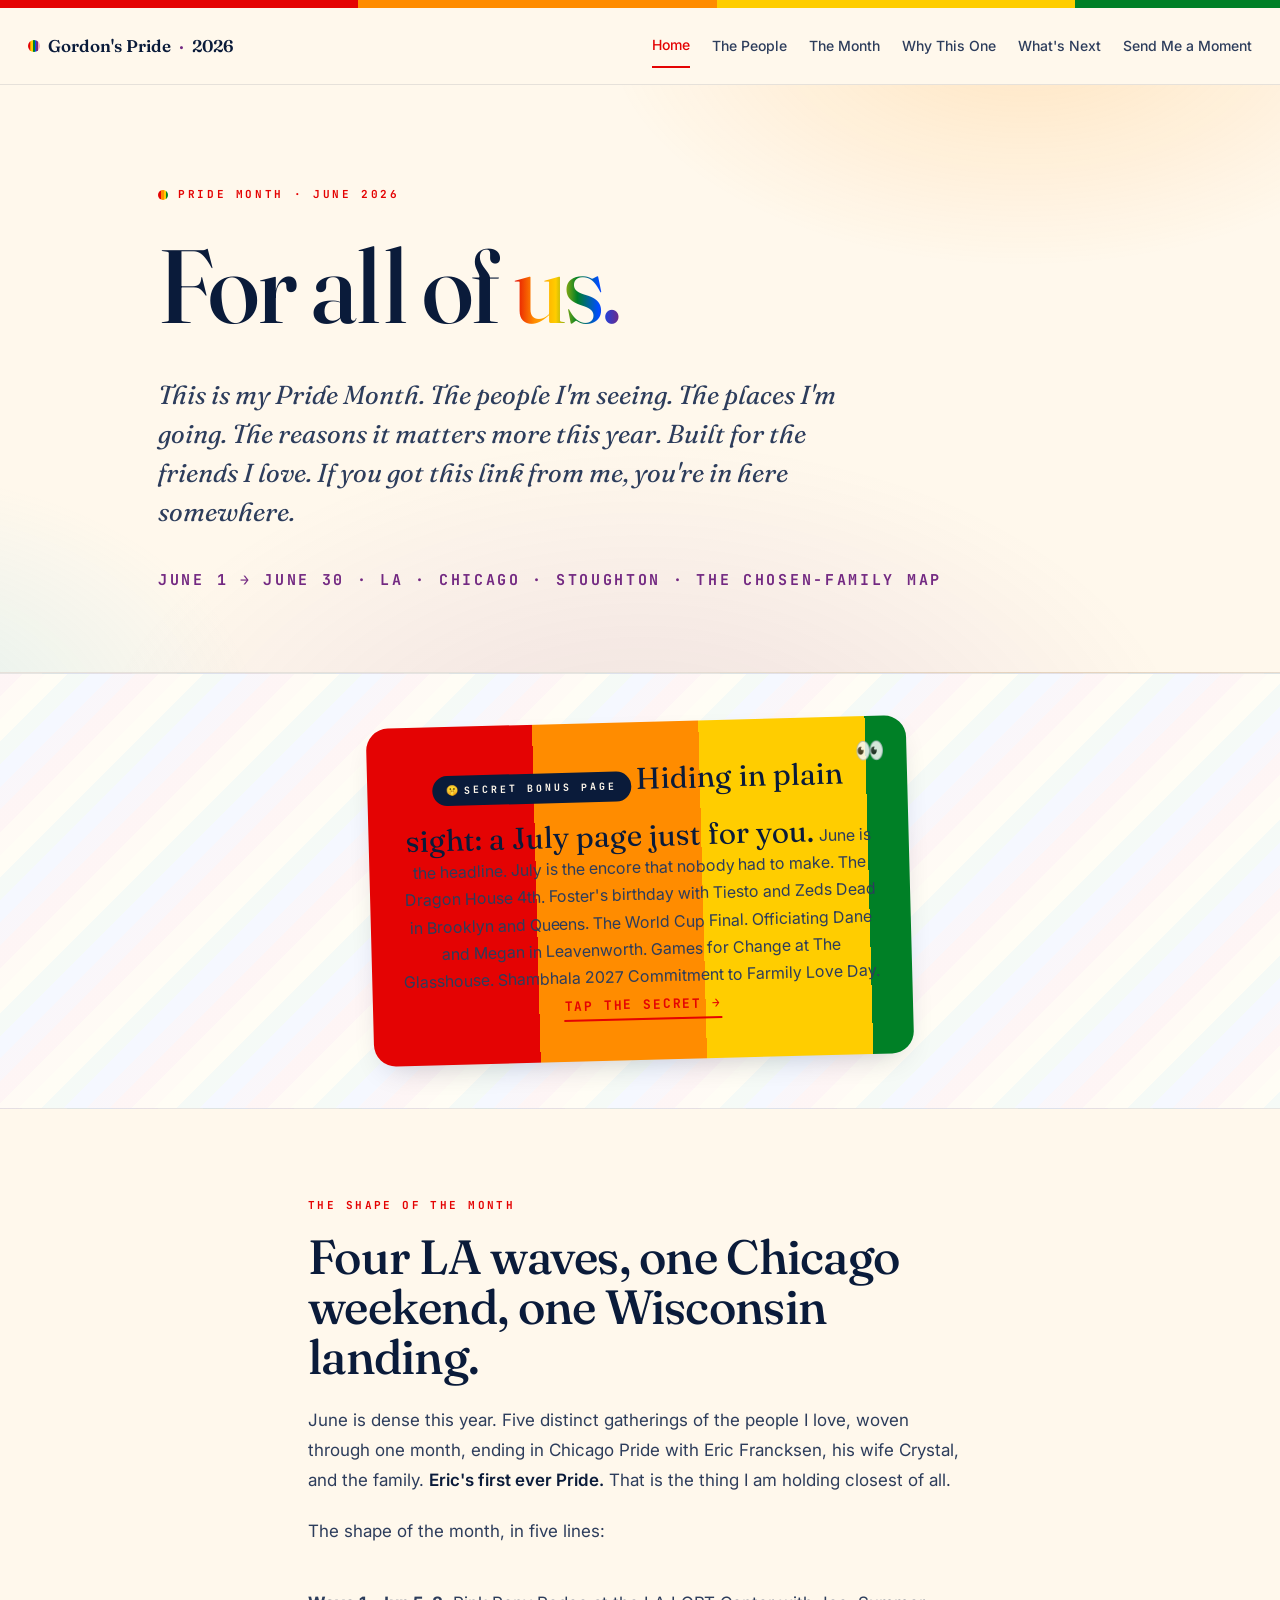
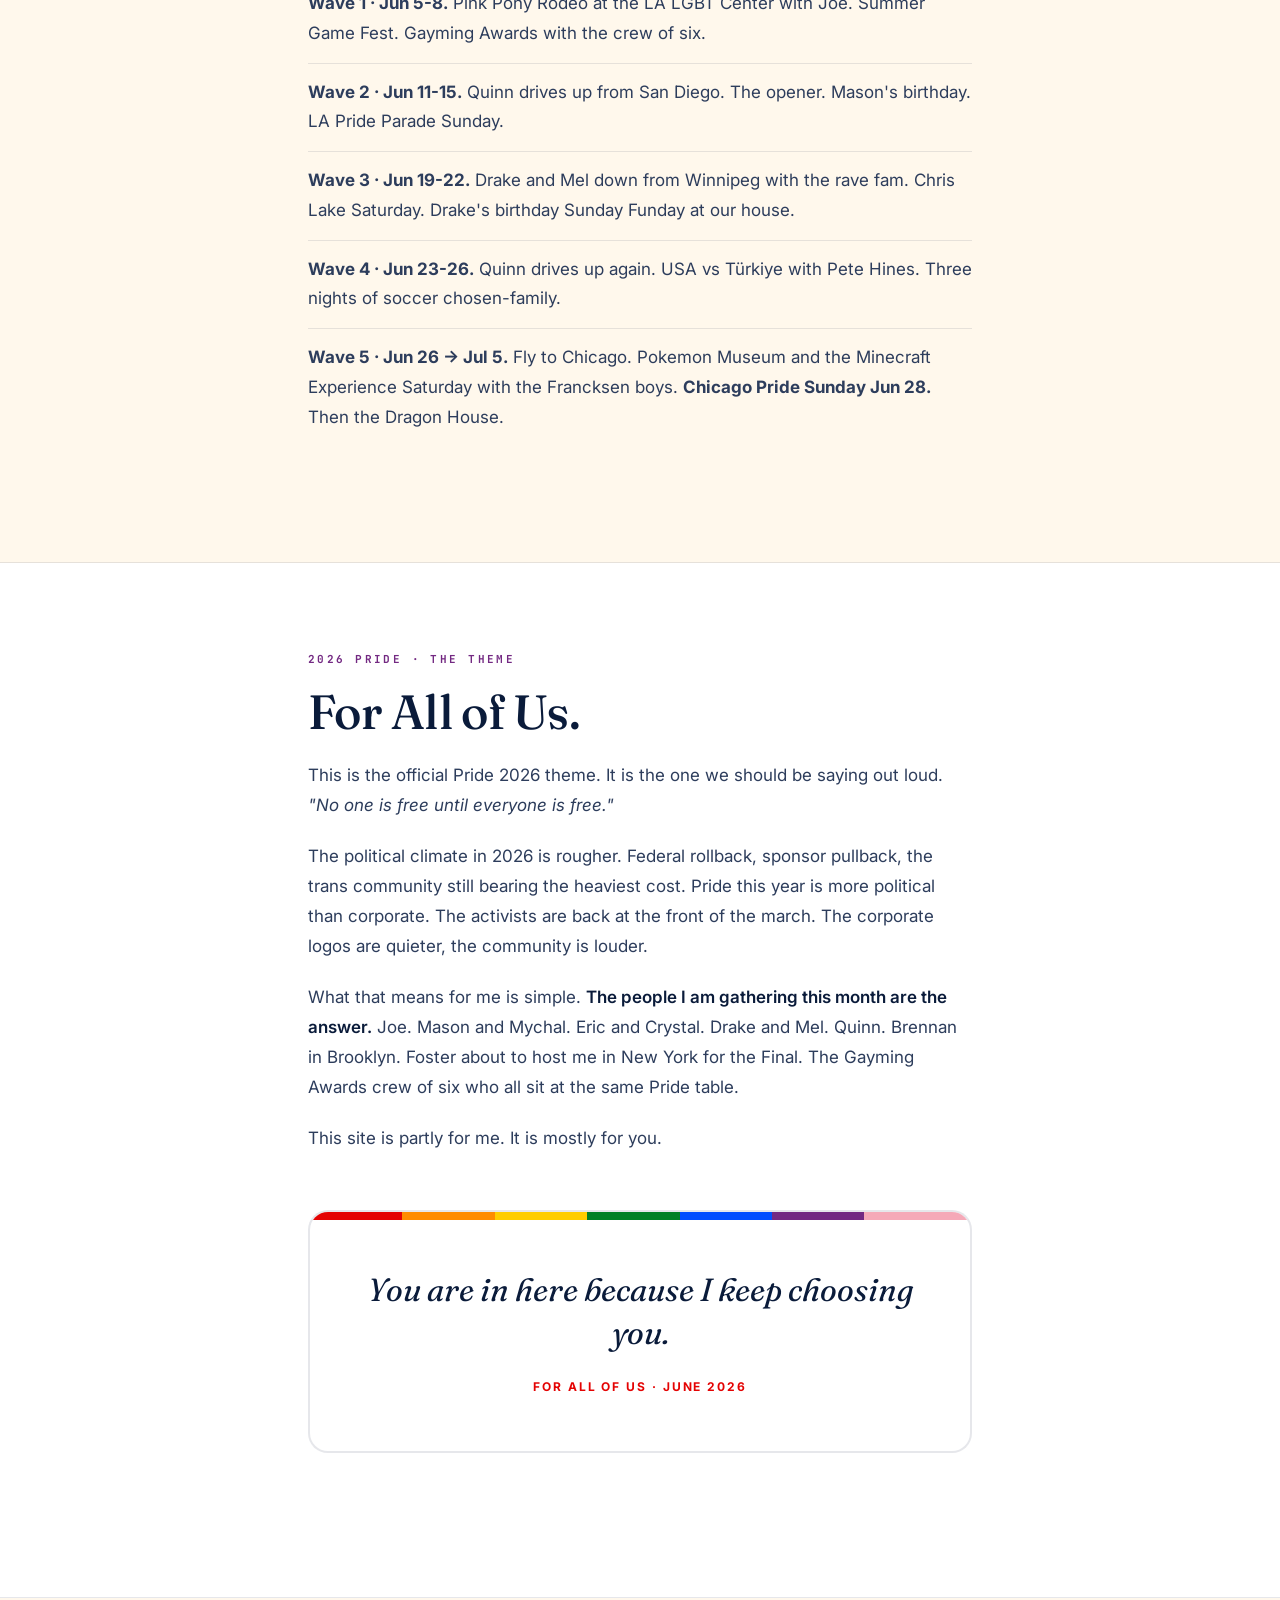
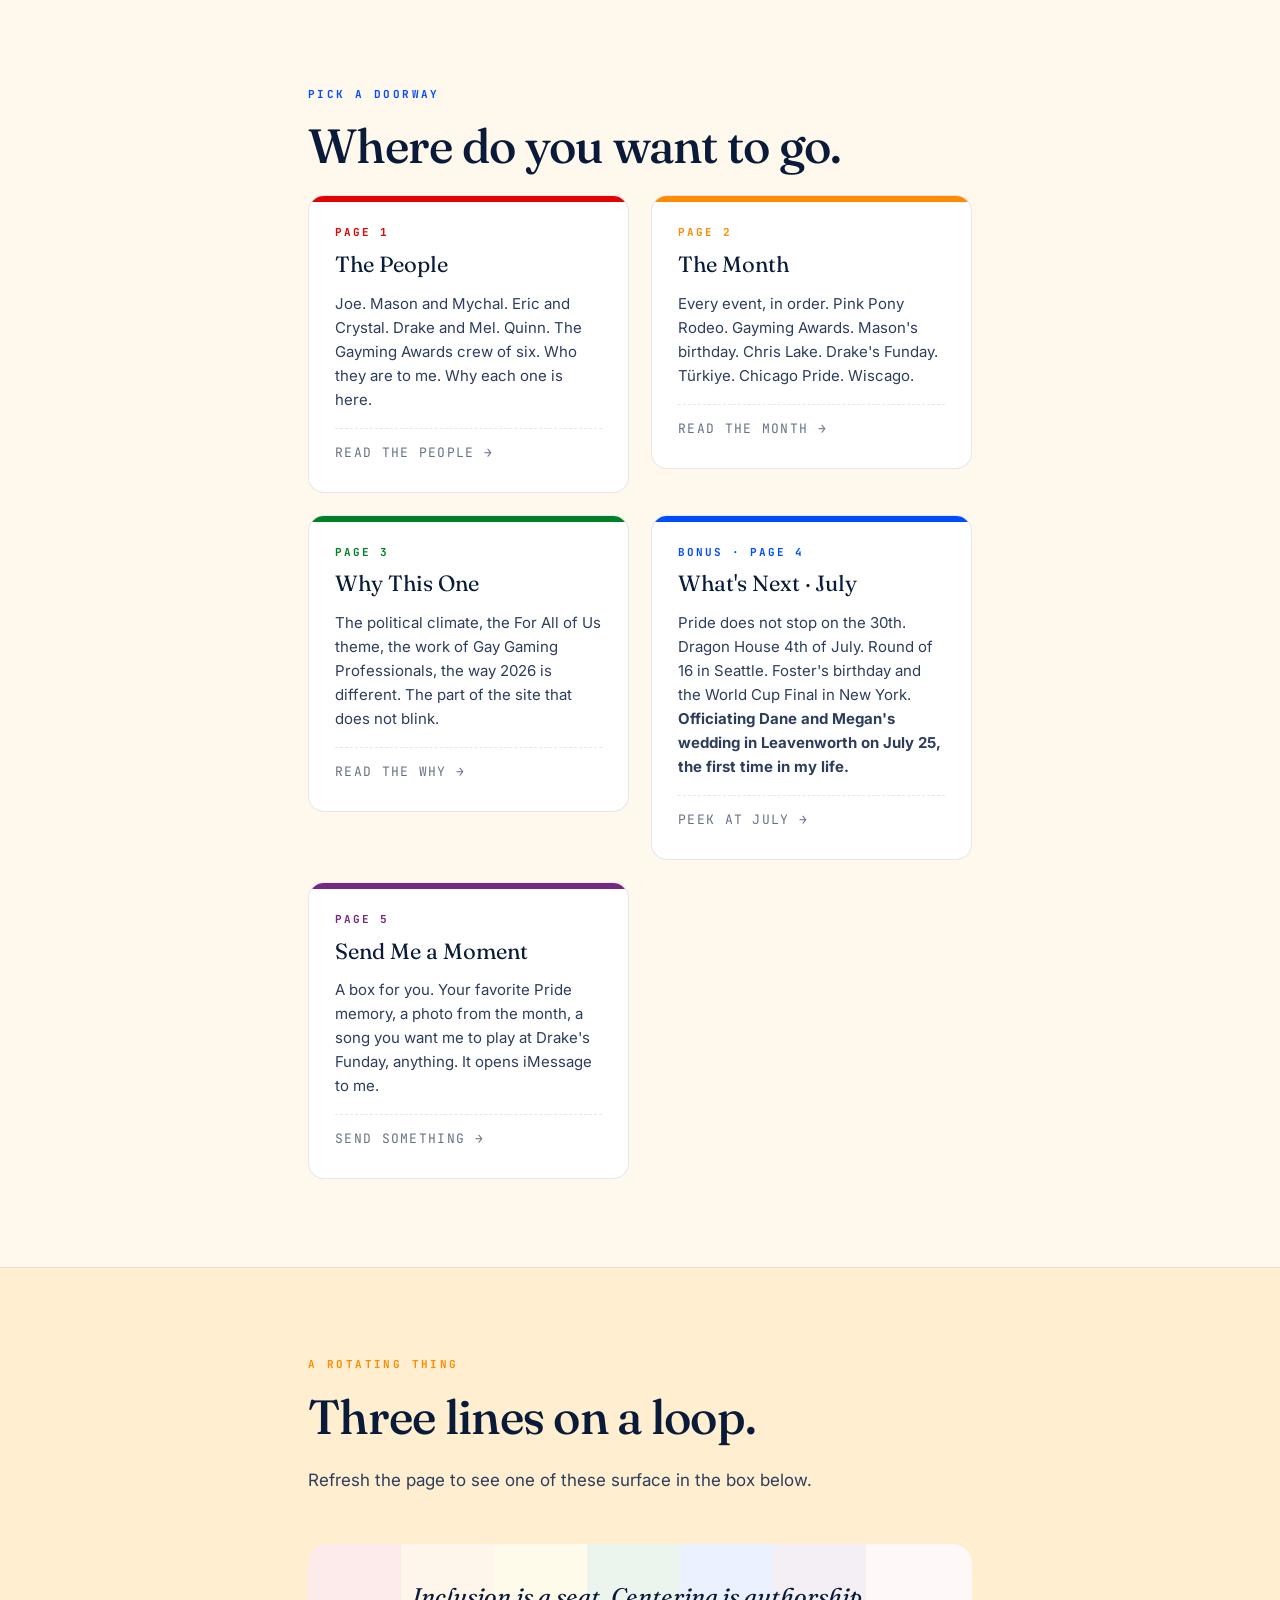
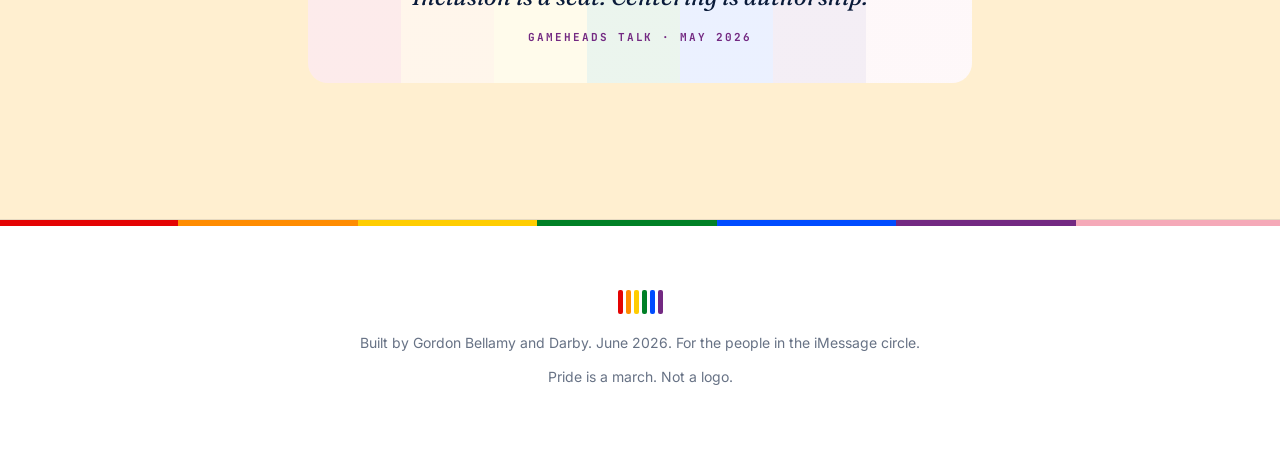
<file: index.html>
<!doctype html>
<html lang="en">
<head>
<meta charset="utf-8" />
<meta name="viewport" content="width=device-width,initial-scale=1,viewport-fit=cover" />
<meta name="theme-color" content="#FFF8EC" />
<title>Pride 2026 · Gordon's Month · For All of Us</title>
<meta name="description" content="Gordon Bellamy's Pride Month 2026. The people, the events, the joy, the politics. Built for the iMessage friends who walk this with him." />
<link rel="preconnect" href="https://fonts.googleapis.com" />
<link rel="preconnect" href="https://fonts.gstatic.com" crossorigin />
<link rel="stylesheet" href="https://fonts.googleapis.com/css2?family=Fraunces:opsz,wght,SOFT@9..144,300..900,0..100&family=Inter:wght@400;500;600;700;800;900&family=JetBrains+Mono:wght@400;500;700&display=swap" />
<link rel="stylesheet" href="styles.css" />
<meta property="og:type" content="website" />
<meta property="og:site_name" content="Pride 2026 · Gordon's Month" />
<meta property="og:title" content="Pride 2026 · Gordon's Month · For All of Us" />
<meta property="og:description" content="The people, the events, the joy, the politics. Built for the iMessage friends who walk this with Gordon." />
<meta property="og:url" content="https://gordonusc.github.io/gordon-pride-2026/" />
<meta name="twitter:card" content="summary" />
<meta name="apple-mobile-web-app-capable" content="yes" />
<meta name="apple-mobile-web-app-status-bar-style" content="default" />
<meta name="apple-mobile-web-app-title" content="Pride 2026 · G" />
</head>
<body>

<div class="rainbow-bar" aria-hidden="true"></div>

<header class="nav">
  <a href="index.html" class="nav__brand"><span class="dot" aria-hidden="true"></span> Gordon's Pride <span style="color: var(--purple);">·</span> 2026</a>
  <nav class="nav__menu" aria-label="Primary">
    <a href="index.html" aria-current="page">Home</a>
    <a href="people.html">The People</a>
    <a href="june.html">The Month</a>
    <a href="why.html">Why This One</a>
    <a href="july.html">What's Next</a>
    <a href="share.html">Send Me a Moment</a>
  </nav>
</header>

<main>

<section class="hero">
  <div class="container">
    <div class="hero__kicker">Pride Month · June 2026</div>
    <h1 class="display display--xxl">For all of <span class="gradient-text">us.</span></h1>
    <p class="hero__sub">This is my Pride Month. The people I'm seeing. The places I'm going. The reasons it matters more this year. Built for the friends I love. If you got this link from me, you're in here somewhere.</p>
    <div class="hero__date">June 1 → June 30 · LA · Chicago · Stoughton · the chosen-family map</div>
  </div>
</section>

<div class="secret-wrap">
  <div class="container">
    <a href="july.html" class="secret-link" aria-label="The secret July bonus page">
      <span class="secret-link__wink" aria-hidden="true">👀</span>
      <span class="secret-link__chip">Secret bonus page</span>
      <span class="secret-link__title">Hiding in plain sight: a July page just for you.</span>
      <span class="secret-link__body">June is the headline. July is the encore that nobody had to make. The Dragon House 4th. Foster's birthday with Tiesto and Zeds Dead in Brooklyn and Queens. The World Cup Final. Officiating Dane and Megan in Leavenworth. Games for Change at The Glasshouse. Shambhala 2027 Commitment to Farmily Love Day.</span>
      <span class="secret-link__arrow">Tap the secret →</span>
    </a>
  </div>
</div>

<section class="section theme-red">
  <div class="container container--narrow">
    <div class="section__kicker">The shape of the month</div>
    <h2 class="display display--l section__title">Four LA waves, one Chicago weekend, one Wisconsin landing.</h2>

    <div class="prose">
      <p>June is dense this year. Five distinct gatherings of the people I love, woven through one month, ending in Chicago Pride with Eric Francksen, his wife Crystal, and the family. <strong>Eric's first ever Pride.</strong> That is the thing I am holding closest of all.</p>

      <p>The shape of the month, in five lines:</p>

      <ul style="list-style: none; padding: 0; margin: 28px 0;">
        <li style="padding: 14px 0; border-bottom: 1px solid var(--hair);"><strong>Wave 1 · Jun 5-8.</strong> Pink Pony Rodeo at the LA LGBT Center with Joe. Summer Game Fest. Gayming Awards with the crew of six.</li>
        <li style="padding: 14px 0; border-bottom: 1px solid var(--hair);"><strong>Wave 2 · Jun 11-15.</strong> Quinn drives up from San Diego. The opener. Mason's birthday. LA Pride Parade Sunday.</li>
        <li style="padding: 14px 0; border-bottom: 1px solid var(--hair);"><strong>Wave 3 · Jun 19-22.</strong> Drake and Mel down from Winnipeg with the rave fam. Chris Lake Saturday. Drake's birthday Sunday Funday at our house.</li>
        <li style="padding: 14px 0; border-bottom: 1px solid var(--hair);"><strong>Wave 4 · Jun 23-26.</strong> Quinn drives up again. USA vs Türkiye with Pete Hines. Three nights of soccer chosen-family.</li>
        <li style="padding: 14px 0;"><strong>Wave 5 · Jun 26 → Jul 5.</strong> Fly to Chicago. Pokemon Museum and the Minecraft Experience Saturday with the Francksen boys. <strong>Chicago Pride Sunday Jun 28.</strong> Then the Dragon House.</li>
      </ul>
    </div>
  </div>
</section>

<section class="section section--bg2 theme-purple">
  <div class="container container--narrow">
    <div class="section__kicker">2026 Pride · the theme</div>
    <h2 class="display display--l section__title">For All of Us.</h2>

    <div class="prose">
      <p>This is the official Pride 2026 theme. It is the one we should be saying out loud. <em>"No one is free until everyone is free."</em></p>

      <p>The political climate in 2026 is rougher. Federal rollback, sponsor pullback, the trans community still bearing the heaviest cost. Pride this year is more political than corporate. The activists are back at the front of the march. The corporate logos are quieter, the community is louder.</p>

      <p>What that means for me is simple. <strong>The people I am gathering this month are the answer.</strong> Joe. Mason and Mychal. Eric and Crystal. Drake and Mel. Quinn. Brennan in Brooklyn. Foster about to host me in New York for the Final. The Gayming Awards crew of six who all sit at the same Pride table.</p>

      <p>This site is partly for me. It is mostly for you.</p>
    </div>

    <div class="keystone">
      You are in here because I keep choosing you.
      <span class="keystone__attr">For All of Us · June 2026</span>
    </div>
  </div>
</section>

<section class="section theme-blue">
  <div class="container container--narrow">
    <div class="section__kicker">Pick a doorway</div>
    <h2 class="display display--l section__title">Where do you want to go.</h2>

    <div class="event-grid" style="margin-top: 24px;">

      <a href="people.html" style="text-decoration: none; color: inherit; border: none;">
        <div class="event-card" style="--swatch: var(--red);">
          <div class="event-card__date">Page 1</div>
          <div class="event-card__title">The People</div>
          <div class="event-card__body">Joe. Mason and Mychal. Eric and Crystal. Drake and Mel. Quinn. The Gayming Awards crew of six. Who they are to me. Why each one is here.</div>
          <div class="event-card__crew">Read the people →</div>
        </div>
      </a>

      <a href="june.html" style="text-decoration: none; color: inherit; border: none;">
        <div class="event-card" style="--swatch: var(--orange);">
          <div class="event-card__date">Page 2</div>
          <div class="event-card__title">The Month</div>
          <div class="event-card__body">Every event, in order. Pink Pony Rodeo. Gayming Awards. Mason's birthday. Chris Lake. Drake's Funday. Türkiye. Chicago Pride. Wiscago.</div>
          <div class="event-card__crew">Read the month →</div>
        </div>
      </a>

      <a href="why.html" style="text-decoration: none; color: inherit; border: none;">
        <div class="event-card" style="--swatch: var(--green);">
          <div class="event-card__date">Page 3</div>
          <div class="event-card__title">Why This One</div>
          <div class="event-card__body">The political climate, the For All of Us theme, the work of Gay Gaming Professionals, the way 2026 is different. The part of the site that does not blink.</div>
          <div class="event-card__crew">Read the why →</div>
        </div>
      </a>

      <a href="july.html" style="text-decoration: none; color: inherit; border: none;">
        <div class="event-card" style="--swatch: var(--blue);">
          <div class="event-card__date">Bonus · Page 4</div>
          <div class="event-card__title">What's Next · July</div>
          <div class="event-card__body">Pride does not stop on the 30th. Dragon House 4th of July. Round of 16 in Seattle. Foster's birthday and the World Cup Final in New York. <strong>Officiating Dane and Megan's wedding in Leavenworth on July 25, the first time in my life.</strong></div>
          <div class="event-card__crew">Peek at July →</div>
        </div>
      </a>

      <a href="share.html" style="text-decoration: none; color: inherit; border: none;">
        <div class="event-card" style="--swatch: var(--purple);">
          <div class="event-card__date">Page 5</div>
          <div class="event-card__title">Send Me a Moment</div>
          <div class="event-card__body">A box for you. Your favorite Pride memory, a photo from the month, a song you want me to play at Drake's Funday, anything. It opens iMessage to me.</div>
          <div class="event-card__crew">Send something →</div>
        </div>
      </a>

    </div>
  </div>
</section>

<section class="section section--bg3 theme-orange">
  <div class="container container--narrow">
    <div class="section__kicker">A rotating thing</div>
    <h2 class="display display--l section__title">Three lines on a loop.</h2>

    <p class="prose">Refresh the page to see one of these surface in the box below.</p>

    <div class="quote-rotator" id="quote-rotator">
      <div class="quote-rotator__quote" id="quote-text">Loading the love...</div>
      <div class="quote-rotator__attr" id="quote-attr">June 2026</div>
    </div>
  </div>
</section>

</main>

<footer>
  <div class="container">
    <p><span class="stripes" aria-hidden="true"><span class="s1"></span><span class="s2"></span><span class="s3"></span><span class="s4"></span><span class="s5"></span><span class="s6"></span></span></p>
    <p style="margin-top: 18px;">Built by Gordon Bellamy and Darby. June 2026. For the people in the iMessage circle.</p>
    <p style="margin-top: 12px;">Pride is a march. Not a logo.</p>
  </div>
</footer>

<script>
(function() {
  const quotes = [
    { q: "You only get two lives. The second one begins when you realize you only have one.", a: "Gordon to Drake and Mel · August 2023" },
    { q: "A family we chose.", a: "From the May 30 toast" },
    { q: "Inclusion is a seat. Centering is authorship.", a: "Gameheads talk · May 2026" },
    { q: "Build because of who you are. Own what you build. Then come find me.", a: "Gameheads closing bell" },
    { q: "Drake and Mel are literally our Day 1s.", a: "Gordon to Drake · March 2022" },
    { q: "When Drake brings someone home, you find out who matters.", a: "From the May 30 toast" },
    { q: "Mel made the bracelet. Drake made the trip. Tonight they make each other.", a: "From the May 30 toast" },
    { q: "All weekends. Of course. We are fam.", a: "Gordon to Drake · September 2019" },
    { q: "For all of us.", a: "Pride 2026" }
  ];
  const pick = quotes[Math.floor(Math.random() * quotes.length)];
  document.getElementById('quote-text').textContent = pick.q;
  document.getElementById('quote-attr').textContent = pick.a;
})();
</script>

</body>
</html>
</file>
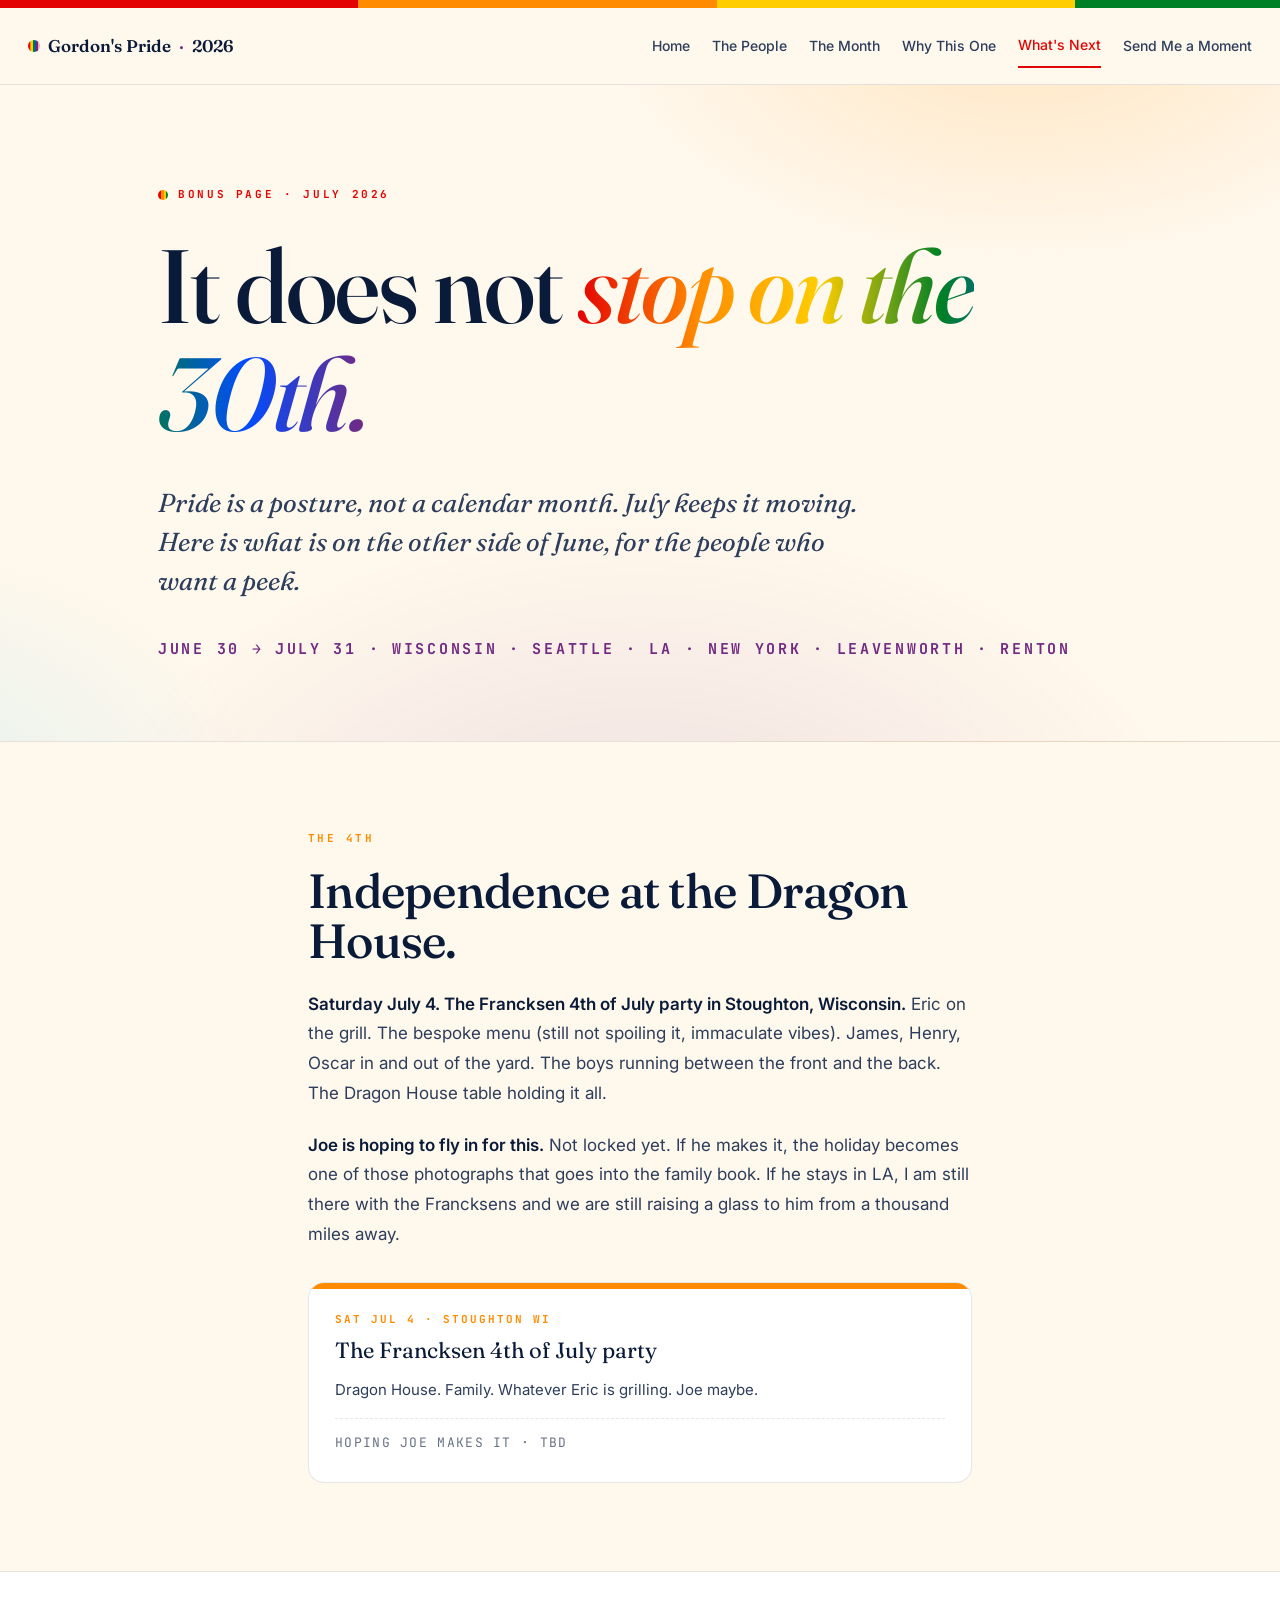
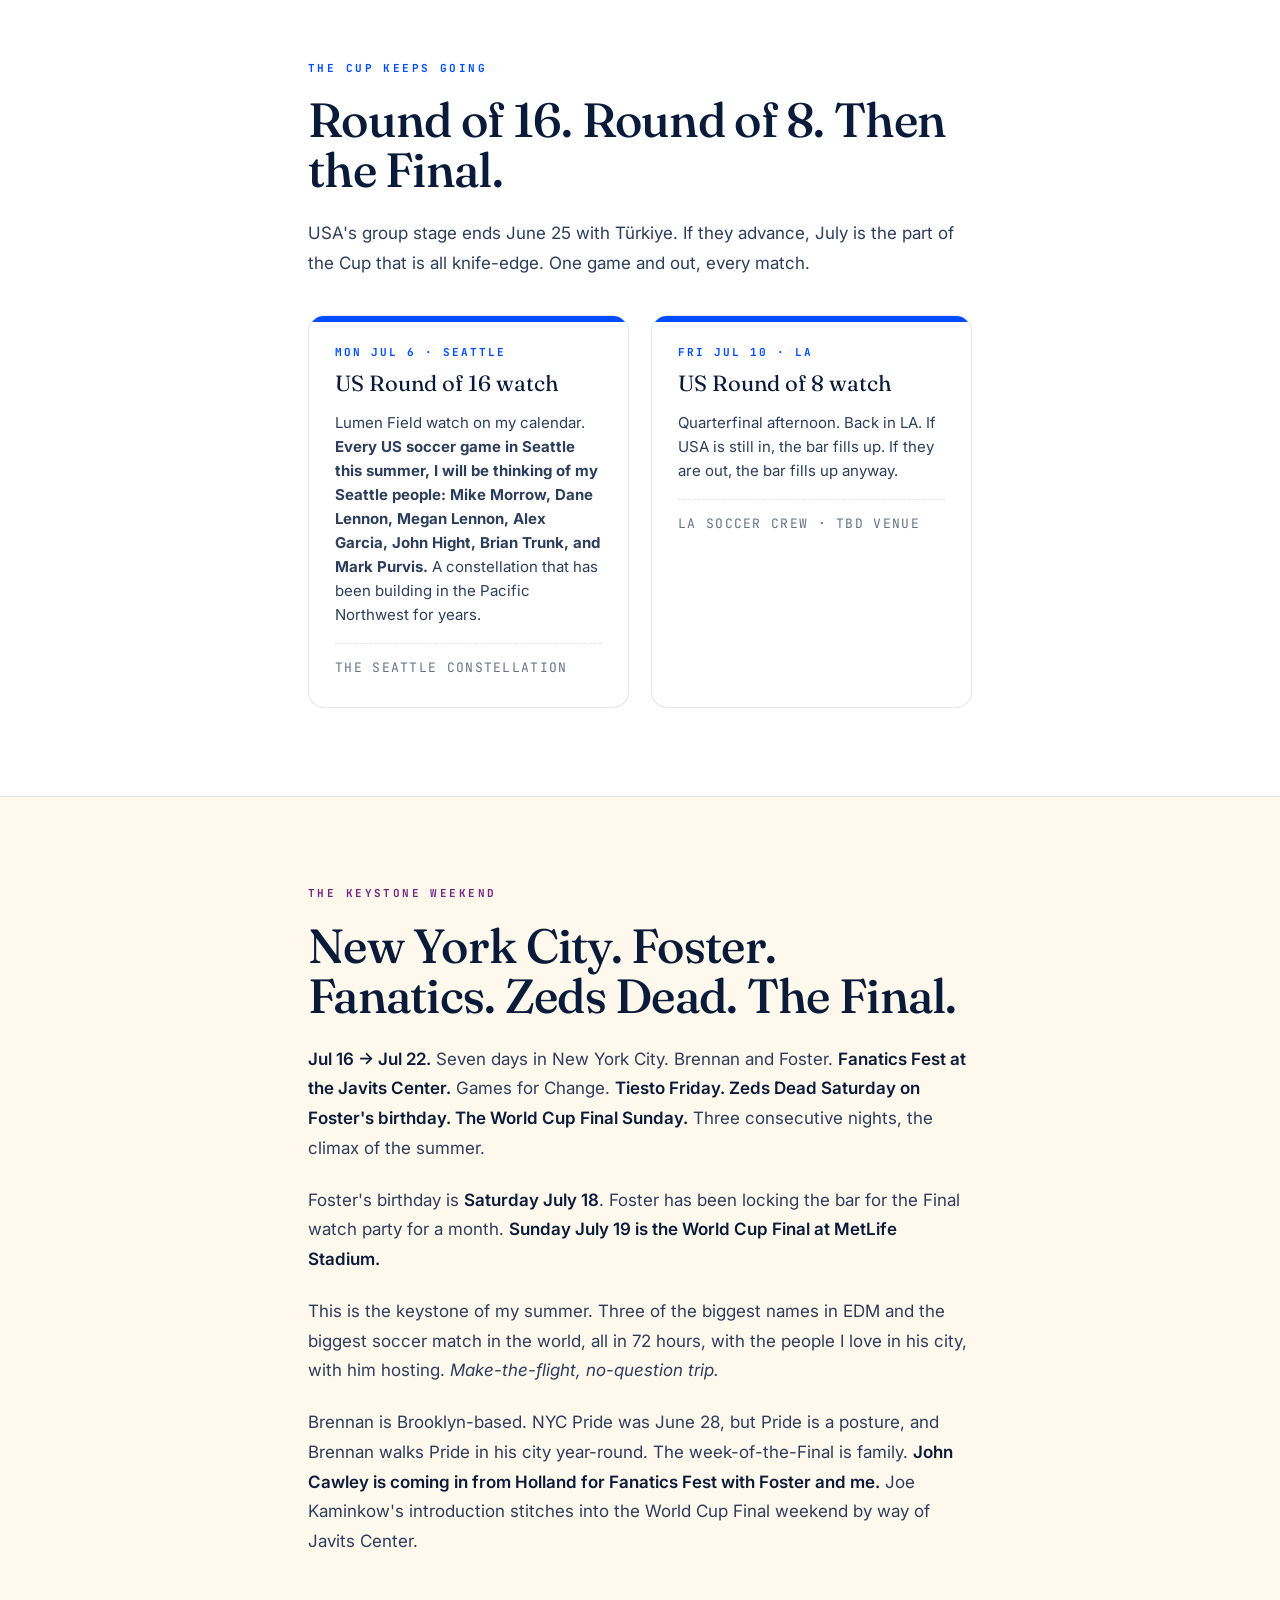
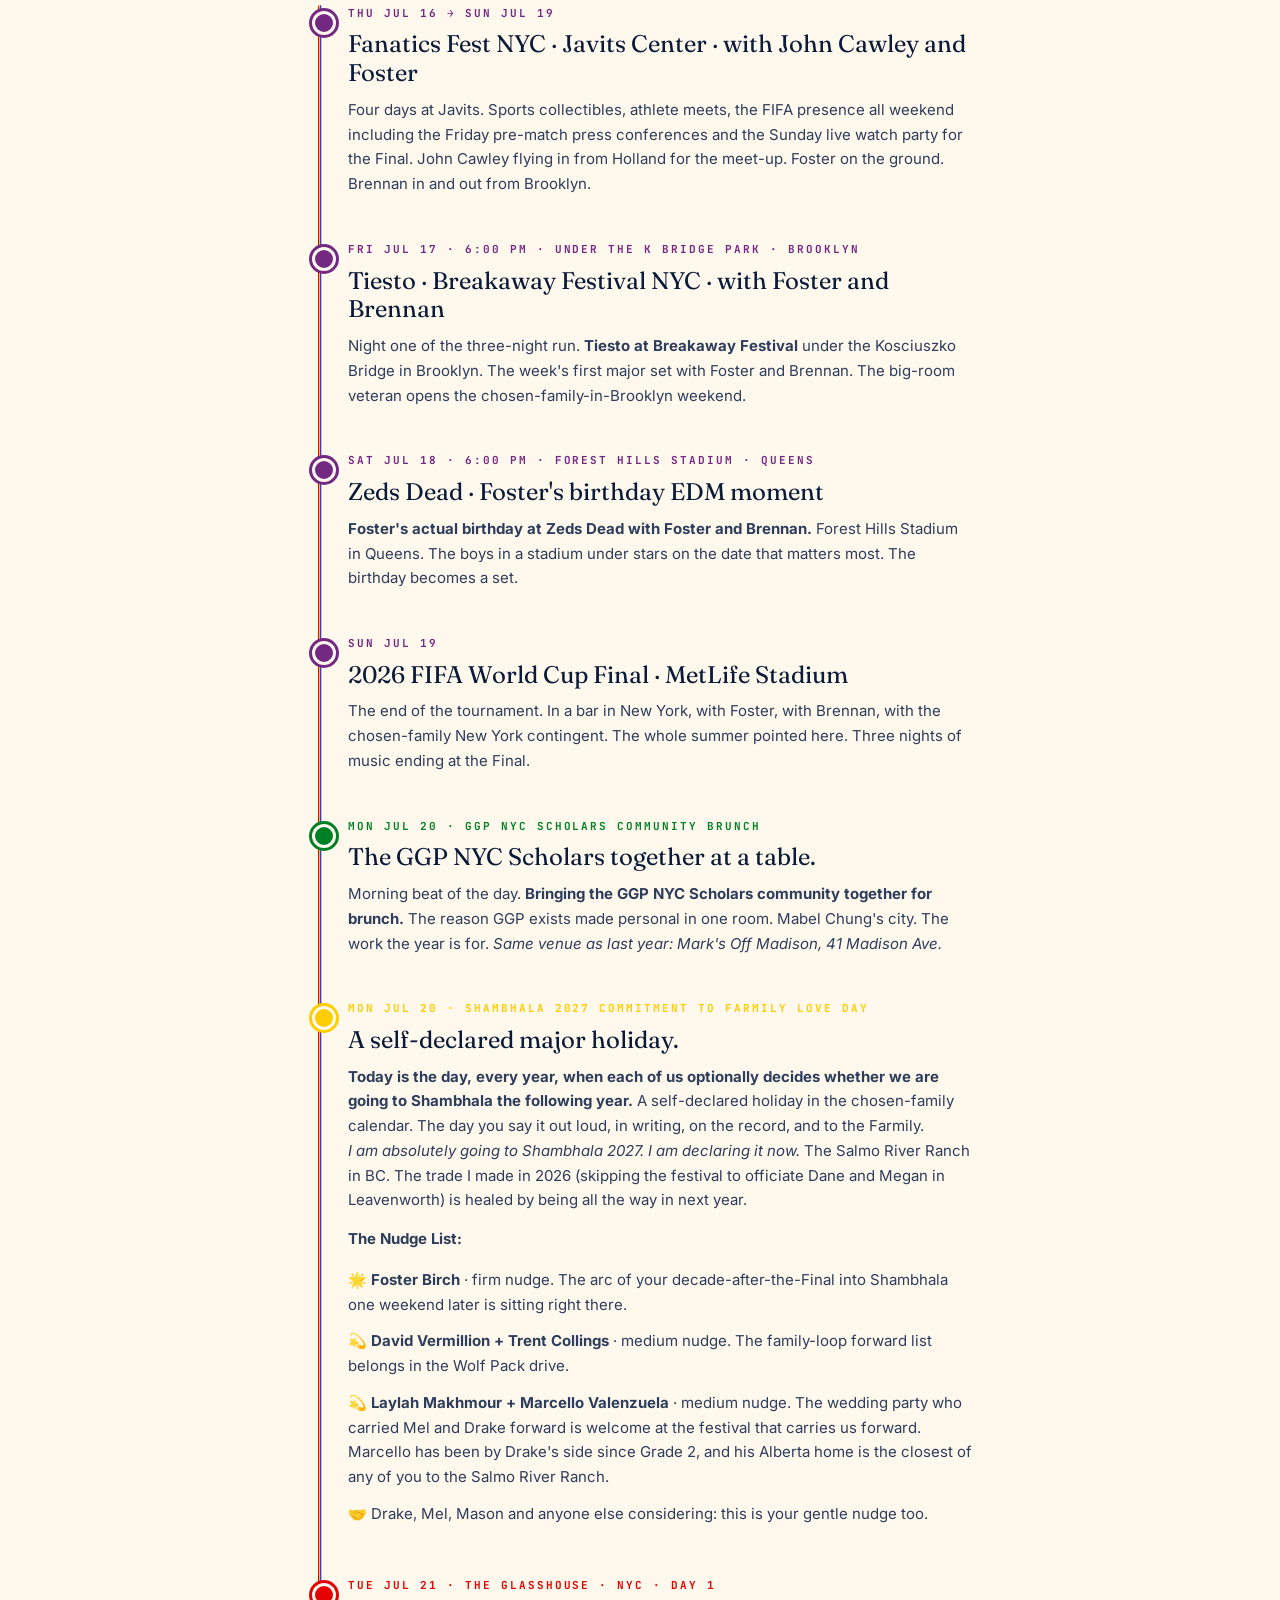
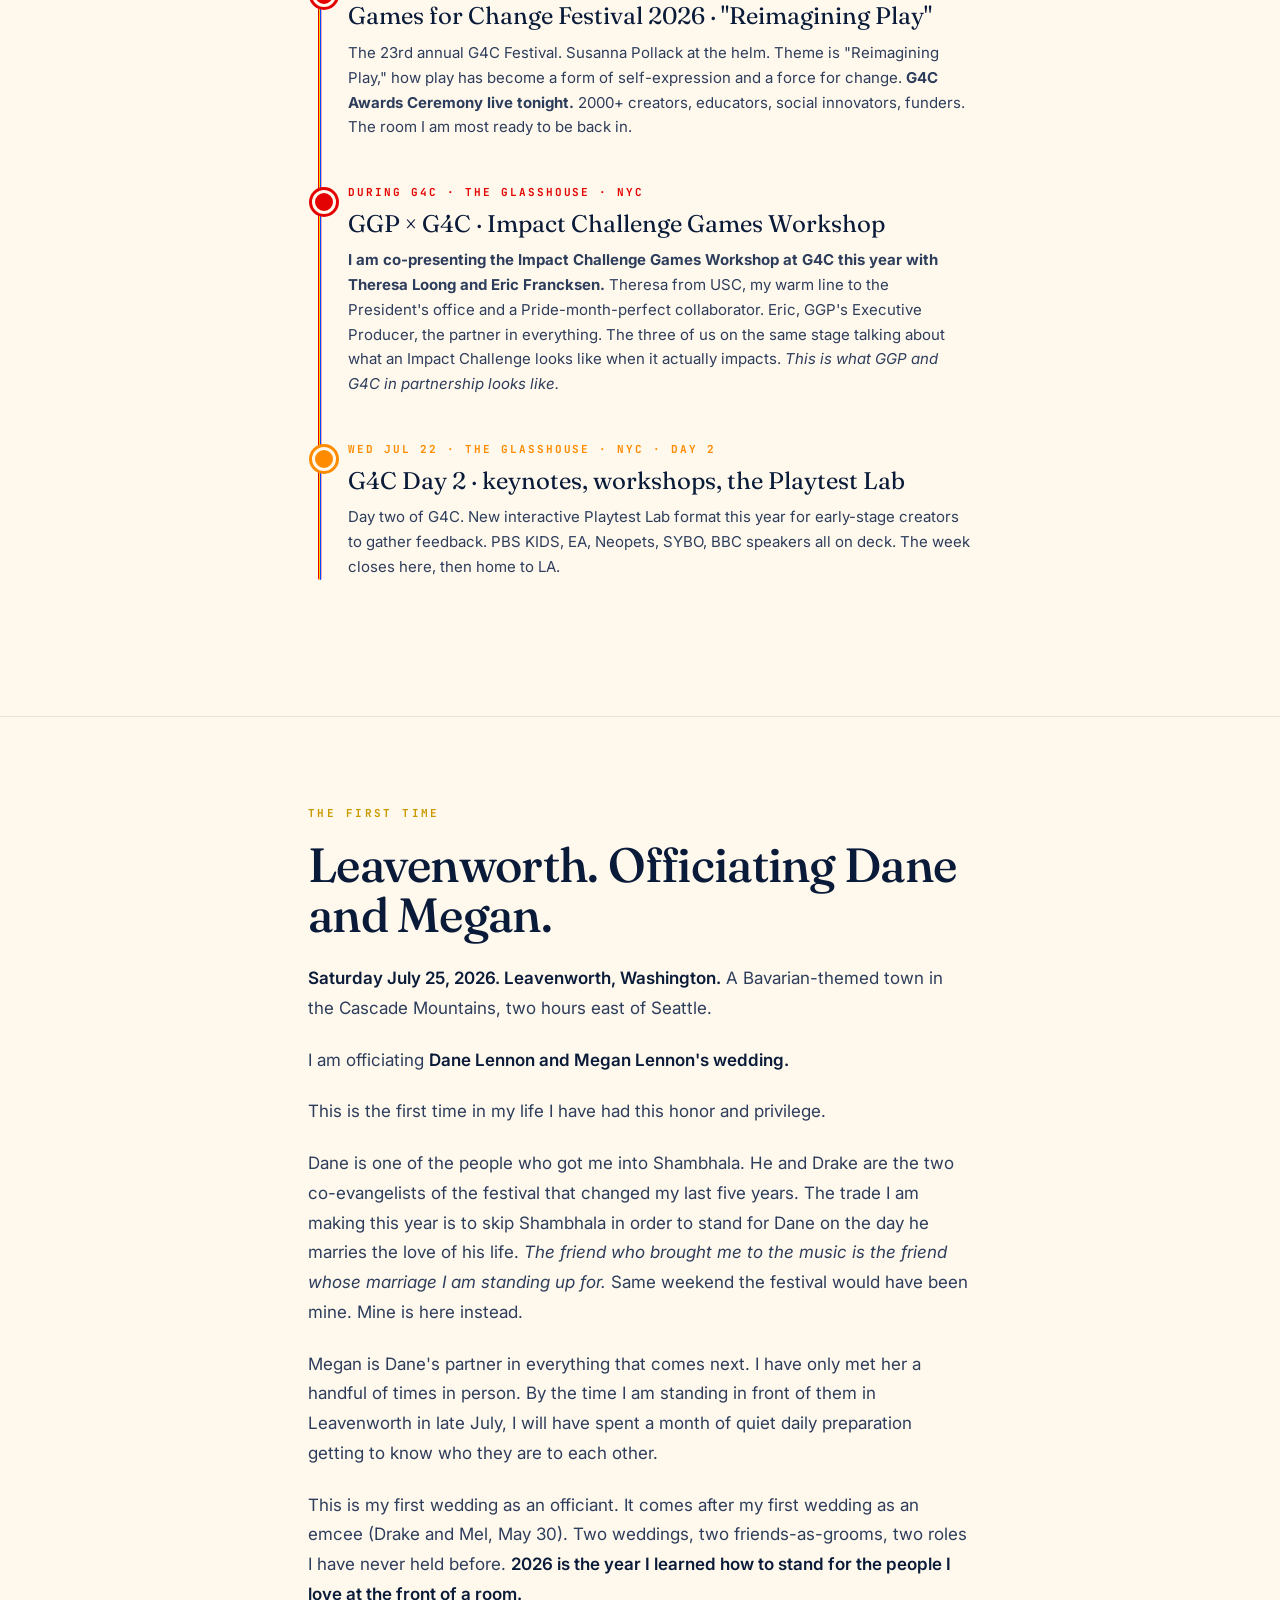
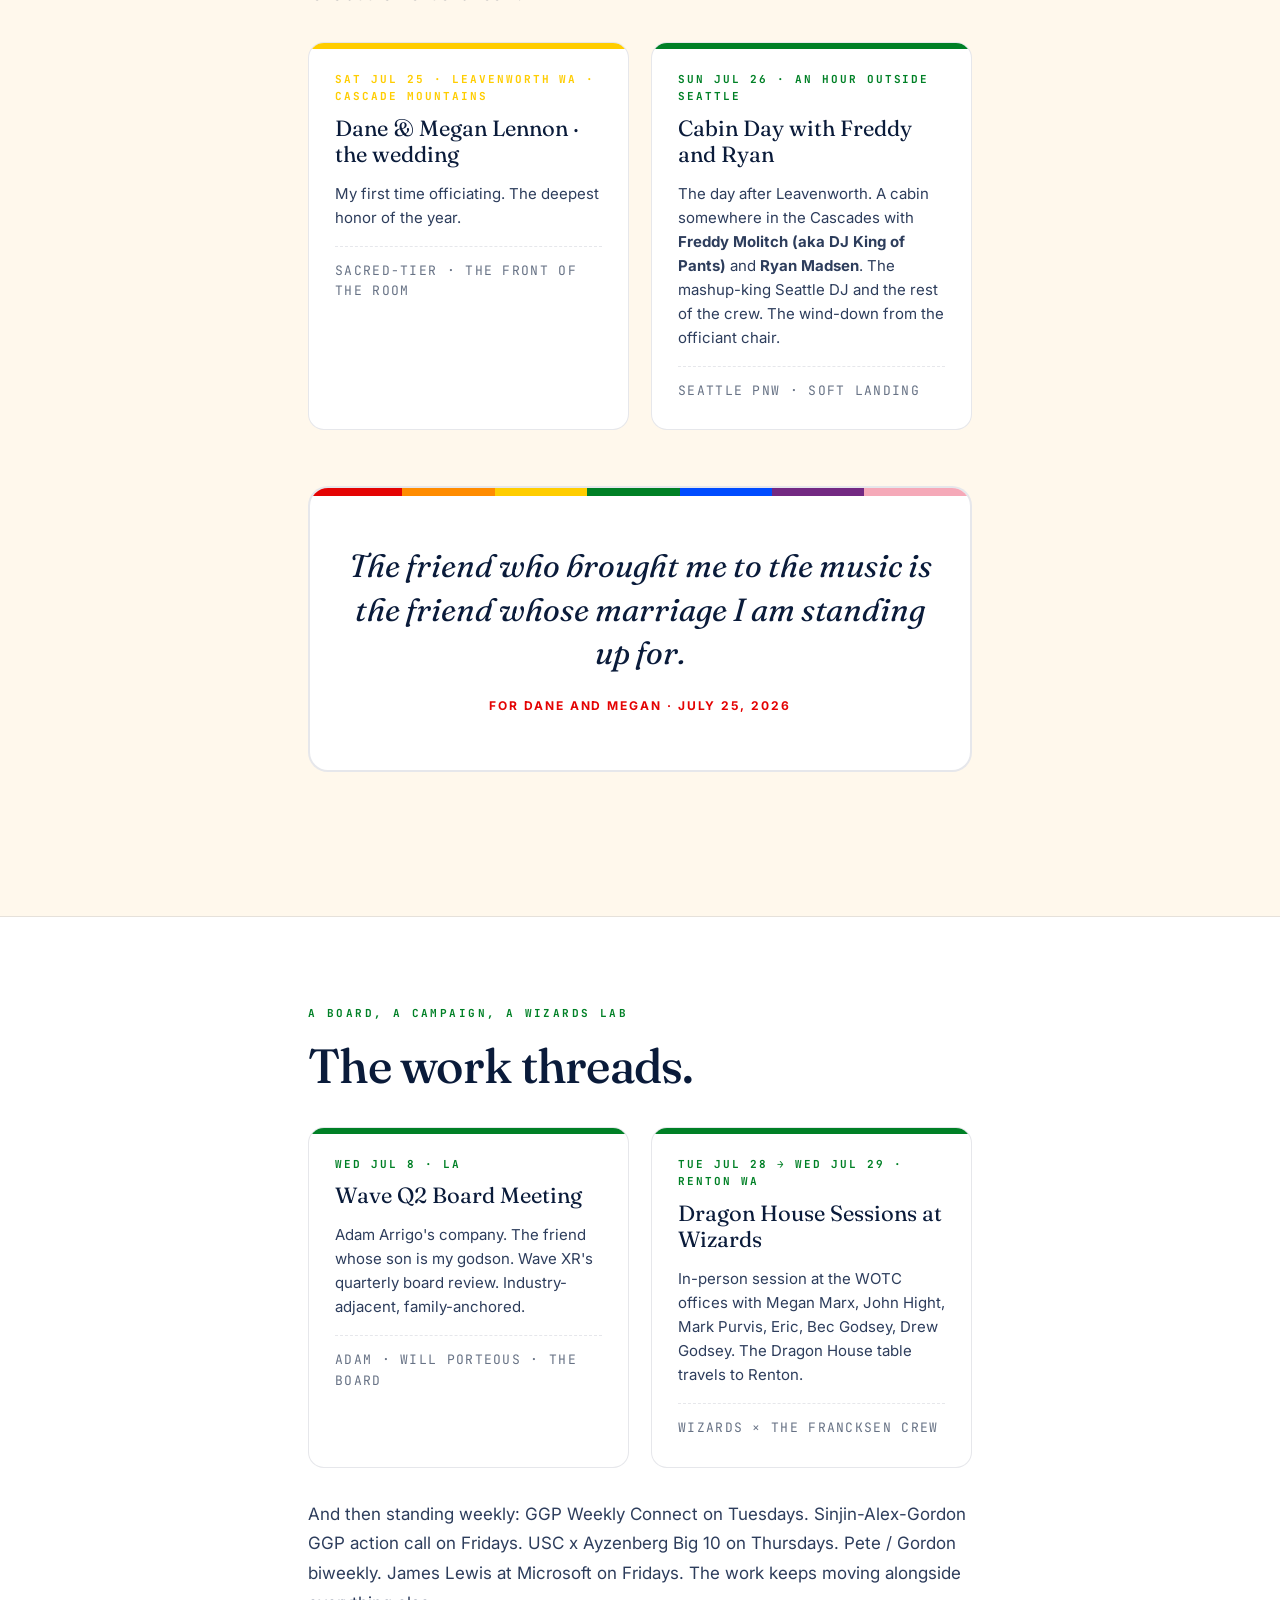
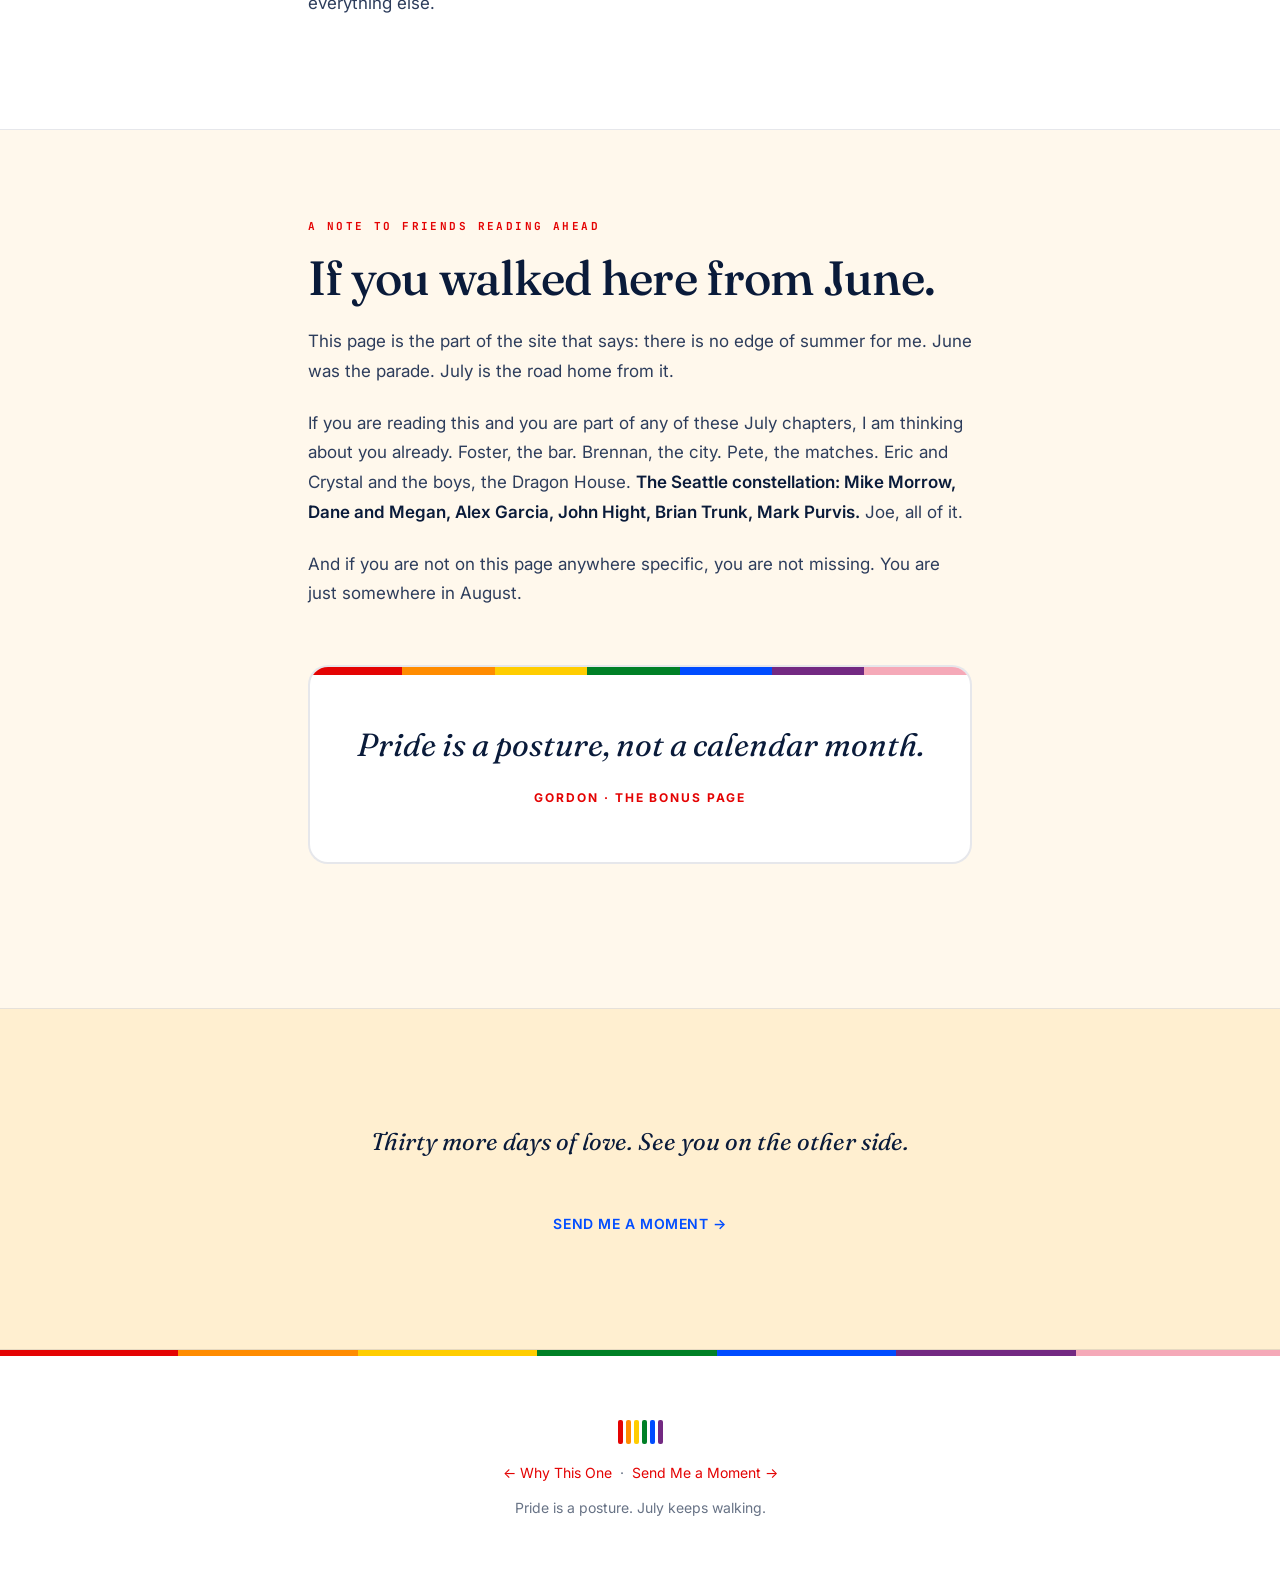
<file: july.html>
<!doctype html>
<html lang="en">
<head>
<meta charset="utf-8" />
<meta name="viewport" content="width=device-width,initial-scale=1,viewport-fit=cover" />
<meta name="theme-color" content="#FFF8EC" />
<title>What's Next · July 2026 · Bonus Teaser · Gordon's Pride</title>
<meta name="description" content="Pride Month does not stop on June 30. A loving teaser of July 2026: the Dragon House 4th of July, the World Cup Round of 16 and beyond, Foster's birthday, the Final in New York, Renton with the Wizards." />
<link rel="preconnect" href="https://fonts.googleapis.com" />
<link rel="preconnect" href="https://fonts.gstatic.com" crossorigin />
<link rel="stylesheet" href="https://fonts.googleapis.com/css2?family=Fraunces:opsz,wght,SOFT@9..144,300..900,0..100&family=Inter:wght@400;500;600;700;800;900&family=JetBrains+Mono:wght@400;500;700&display=swap" />
<link rel="stylesheet" href="styles.css" />
<meta property="og:type" content="website" />
<meta property="og:site_name" content="Pride 2026 · Gordon's Month" />
<meta property="og:title" content="Bonus · What's Next in July 2026" />
<meta property="og:description" content="Pride does not stop June 30. A teaser of July." />
<meta property="og:url" content="https://gordonusc.github.io/gordon-pride-2026/july.html" />
<meta name="twitter:card" content="summary" />
</head>
<body>

<div class="rainbow-bar" aria-hidden="true"></div>

<header class="nav">
  <a href="index.html" class="nav__brand"><span class="dot" aria-hidden="true"></span> Gordon's Pride <span style="color: var(--purple);">·</span> 2026</a>
  <nav class="nav__menu" aria-label="Primary">
    <a href="index.html">Home</a>
    <a href="people.html">The People</a>
    <a href="june.html">The Month</a>
    <a href="why.html">Why This One</a>
    <a href="july.html" aria-current="page">What's Next</a>
    <a href="share.html">Send Me a Moment</a>
  </nav>
</header>

<main>

<section class="hero">
  <div class="container">
    <div class="hero__kicker">Bonus Page · July 2026</div>
    <h1 class="display display--xxl">It does not <span class="gradient-text italic">stop on the 30th.</span></h1>
    <p class="hero__sub">Pride is a posture, not a calendar month. July keeps it moving. Here is what is on the other side of June, for the people who want a peek.</p>
    <div class="hero__date">June 30 → July 31 · Wisconsin · Seattle · LA · New York · Leavenworth · Renton</div>
  </div>
</section>

<section class="section theme-orange">
  <div class="container container--narrow">
    <div class="section__kicker">The 4th</div>
    <h2 class="display display--l section__title">Independence at the Dragon House.</h2>

    <div class="prose">
      <p><strong>Saturday July 4. The Francksen 4th of July party in Stoughton, Wisconsin.</strong> Eric on the grill. The bespoke menu (still not spoiling it, immaculate vibes). James, Henry, Oscar in and out of the yard. The boys running between the front and the back. The Dragon House table holding it all.</p>

      <p><strong>Joe is hoping to fly in for this.</strong> Not locked yet. If he makes it, the holiday becomes one of those photographs that goes into the family book. If he stays in LA, I am still there with the Francksens and we are still raising a glass to him from a thousand miles away.</p>
    </div>

    <div class="event-card" style="--swatch: var(--orange); margin-top: 32px;">
      <div class="event-card__date">Sat Jul 4 · Stoughton WI</div>
      <div class="event-card__title">The Francksen 4th of July party</div>
      <div class="event-card__body">Dragon House. Family. Whatever Eric is grilling. Joe maybe.</div>
      <div class="event-card__crew">Hoping Joe makes it · TBD</div>
    </div>
  </div>
</section>

<section class="section section--bg2 theme-blue">
  <div class="container container--narrow">
    <div class="section__kicker">The Cup keeps going</div>
    <h2 class="display display--l section__title">Round of 16. Round of 8. Then the Final.</h2>

    <div class="prose">
      <p>USA's group stage ends June 25 with Türkiye. If they advance, July is the part of the Cup that is all knife-edge. One game and out, every match.</p>
    </div>

    <div class="event-grid" style="margin-top: 36px;">

      <div class="event-card" style="--swatch: var(--blue);">
        <div class="event-card__date">Mon Jul 6 · Seattle</div>
        <div class="event-card__title">US Round of 16 watch</div>
        <div class="event-card__body">Lumen Field watch on my calendar. <strong>Every US soccer game in Seattle this summer, I will be thinking of my Seattle people: Mike Morrow, Dane Lennon, Megan Lennon, Alex Garcia, John Hight, Brian Trunk, and Mark Purvis.</strong> A constellation that has been building in the Pacific Northwest for years.</div>
        <div class="event-card__crew">The Seattle constellation</div>
      </div>

      <div class="event-card" style="--swatch: var(--blue);">
        <div class="event-card__date">Fri Jul 10 · LA</div>
        <div class="event-card__title">US Round of 8 watch</div>
        <div class="event-card__body">Quarterfinal afternoon. Back in LA. If USA is still in, the bar fills up. If they are out, the bar fills up anyway.</div>
        <div class="event-card__crew">LA soccer crew · TBD venue</div>
      </div>

    </div>
  </div>
</section>

<section class="section theme-purple">
  <div class="container container--narrow">
    <div class="section__kicker">The keystone weekend</div>
    <h2 class="display display--l section__title">New York City. Foster. Fanatics. Zeds Dead. The Final.</h2>

    <div class="prose">
      <p><strong>Jul 16 → Jul 22.</strong> Seven days in New York City. Brennan and Foster. <strong>Fanatics Fest at the Javits Center.</strong> Games for Change. <strong>Tiesto Friday. Zeds Dead Saturday on Foster's birthday. The World Cup Final Sunday.</strong> Three consecutive nights, the climax of the summer.</p>

      <p>Foster's birthday is <strong>Saturday July 18</strong>. Foster has been locking the bar for the Final watch party for a month. <strong>Sunday July 19 is the World Cup Final at MetLife Stadium.</strong></p>

      <p>This is the keystone of my summer. Three of the biggest names in EDM and the biggest soccer match in the world, all in 72 hours, with the people I love in his city, with him hosting. <em>Make-the-flight, no-question trip.</em></p>

      <p>Brennan is Brooklyn-based. NYC Pride was June 28, but Pride is a posture, and Brennan walks Pride in his city year-round. The week-of-the-Final is family. <strong>John Cawley is coming in from Holland for Fanatics Fest with Foster and me.</strong> Joe Kaminkow's introduction stitches into the World Cup Final weekend by way of Javits Center.</p>
    </div>

    <div class="timeline">

      <div class="timeline__entry" style="--swatch: var(--purple);">
        <div class="timeline__date">Thu Jul 16 → Sun Jul 19</div>
        <div class="timeline__title">Fanatics Fest NYC · Javits Center · with John Cawley and Foster</div>
        <div class="timeline__body">Four days at Javits. Sports collectibles, athlete meets, the FIFA presence all weekend including the Friday pre-match press conferences and the Sunday live watch party for the Final. John Cawley flying in from Holland for the meet-up. Foster on the ground. Brennan in and out from Brooklyn.</div>
      </div>

      <div class="timeline__entry" style="--swatch: var(--purple);">
        <div class="timeline__date">Fri Jul 17 · 6:00 PM · Under the K Bridge Park · Brooklyn</div>
        <div class="timeline__title">Tiesto · Breakaway Festival NYC · with Foster and Brennan</div>
        <div class="timeline__body">Night one of the three-night run. <strong>Tiesto at Breakaway Festival</strong> under the Kosciuszko Bridge in Brooklyn. The week's first major set with Foster and Brennan. The big-room veteran opens the chosen-family-in-Brooklyn weekend.</div>
      </div>

      <div class="timeline__entry" style="--swatch: var(--purple);">
        <div class="timeline__date">Sat Jul 18 · 6:00 PM · Forest Hills Stadium · Queens</div>
        <div class="timeline__title">Zeds Dead · Foster's birthday EDM moment</div>
        <div class="timeline__body"><strong>Foster's actual birthday at Zeds Dead with Foster and Brennan.</strong> Forest Hills Stadium in Queens. The boys in a stadium under stars on the date that matters most. The birthday becomes a set.</div>
      </div>

      <div class="timeline__entry" style="--swatch: var(--purple);">
        <div class="timeline__date">Sun Jul 19</div>
        <div class="timeline__title">2026 FIFA World Cup Final · MetLife Stadium</div>
        <div class="timeline__body">The end of the tournament. In a bar in New York, with Foster, with Brennan, with the chosen-family New York contingent. The whole summer pointed here. Three nights of music ending at the Final.</div>
      </div>

      <div class="timeline__entry" style="--swatch: var(--green);">
        <div class="timeline__date">Mon Jul 20 · GGP NYC Scholars Community Brunch</div>
        <div class="timeline__title">The GGP NYC Scholars together at a table.</div>
        <div class="timeline__body">Morning beat of the day. <strong>Bringing the GGP NYC Scholars community together for brunch.</strong> The reason GGP exists made personal in one room. Mabel Chung's city. The work the year is for. <em>Same venue as last year: Mark's Off Madison, 41 Madison Ave.</em></div>
      </div>

      <div class="timeline__entry" style="--swatch: var(--yellow);">
        <div class="timeline__date">Mon Jul 20 · Shambhala 2027 Commitment to Farmily Love Day</div>
        <div class="timeline__title">A self-declared major holiday.</div>
        <div class="timeline__body">
          <p><strong>Today is the day, every year, when each of us optionally decides whether we are going to Shambhala the following year.</strong> A self-declared holiday in the chosen-family calendar. The day you say it out loud, in writing, on the record, and to the Farmily.</p>
          <p><em>I am absolutely going to Shambhala 2027. I am declaring it now.</em> The Salmo River Ranch in BC. The trade I made in 2026 (skipping the festival to officiate Dane and Megan in Leavenworth) is healed by being all the way in next year.</p>
          <p style="margin-top: 14px;"><strong>The Nudge List:</strong></p>
          <ul style="list-style: none; padding-left: 0; margin: 10px 0;">
            <li style="padding: 6px 0;">🌟 <strong>Foster Birch</strong> · firm nudge. The arc of your decade-after-the-Final into Shambhala one weekend later is sitting right there.</li>
            <li style="padding: 6px 0;">💫 <strong>David Vermillion + Trent Collings</strong> · medium nudge. The family-loop forward list belongs in the Wolf Pack drive.</li>
            <li style="padding: 6px 0;">💫 <strong>Laylah Makhmour + Marcello Valenzuela</strong> · medium nudge. The wedding party who carried Mel and Drake forward is welcome at the festival that carries us forward. Marcello has been by Drake's side since Grade 2, and his Alberta home is the closest of any of you to the Salmo River Ranch.</li>
            <li style="padding: 6px 0;">🤝 Drake, Mel, Mason and anyone else considering: this is your gentle nudge too.</li>
          </ul>
        </div>
      </div>

      <div class="timeline__entry" style="--swatch: var(--red);">
        <div class="timeline__date">Tue Jul 21 · The Glasshouse · NYC · Day 1</div>
        <div class="timeline__title">Games for Change Festival 2026 · "Reimagining Play"</div>
        <div class="timeline__body">The 23rd annual G4C Festival. Susanna Pollack at the helm. Theme is "Reimagining Play," how play has become a form of self-expression and a force for change. <strong>G4C Awards Ceremony live tonight.</strong> 2000+ creators, educators, social innovators, funders. The room I am most ready to be back in.</div>
      </div>

      <div class="timeline__entry" style="--swatch: var(--red);">
        <div class="timeline__date">During G4C · The Glasshouse · NYC</div>
        <div class="timeline__title">GGP × G4C · Impact Challenge Games Workshop</div>
        <div class="timeline__body"><strong>I am co-presenting the Impact Challenge Games Workshop at G4C this year with Theresa Loong and Eric Francksen.</strong> Theresa from USC, my warm line to the President's office and a Pride-month-perfect collaborator. Eric, GGP's Executive Producer, the partner in everything. The three of us on the same stage talking about what an Impact Challenge looks like when it actually impacts. <em>This is what GGP and G4C in partnership looks like.</em></div>
      </div>

      <div class="timeline__entry" style="--swatch: var(--orange);">
        <div class="timeline__date">Wed Jul 22 · The Glasshouse · NYC · Day 2</div>
        <div class="timeline__title">G4C Day 2 · keynotes, workshops, the Playtest Lab</div>
        <div class="timeline__body">Day two of G4C. New interactive Playtest Lab format this year for early-stage creators to gather feedback. PBS KIDS, EA, Neopets, SYBO, BBC speakers all on deck. The week closes here, then home to LA.</div>
      </div>

    </div>
  </div>
</section>

<section class="section theme-yellow">
  <div class="container container--narrow">
    <div class="section__kicker">The first time</div>
    <h2 class="display display--l section__title">Leavenworth. Officiating Dane and Megan.</h2>

    <div class="prose">
      <p><strong>Saturday July 25, 2026. Leavenworth, Washington.</strong> A Bavarian-themed town in the Cascade Mountains, two hours east of Seattle.</p>

      <p>I am officiating <strong>Dane Lennon and Megan Lennon's wedding.</strong></p>

      <p>This is the first time in my life I have had this honor and privilege.</p>

      <p>Dane is one of the people who got me into Shambhala. He and Drake are the two co-evangelists of the festival that changed my last five years. The trade I am making this year is to skip Shambhala in order to stand for Dane on the day he marries the love of his life. <em>The friend who brought me to the music is the friend whose marriage I am standing up for.</em> Same weekend the festival would have been mine. Mine is here instead.</p>

      <p>Megan is Dane's partner in everything that comes next. I have only met her a handful of times in person. By the time I am standing in front of them in Leavenworth in late July, I will have spent a month of quiet daily preparation getting to know who they are to each other.</p>

      <p>This is my first wedding as an officiant. It comes after my first wedding as an emcee (Drake and Mel, May 30). Two weddings, two friends-as-grooms, two roles I have never held before. <strong>2026 is the year I learned how to stand for the people I love at the front of a room.</strong></p>
    </div>

    <div class="event-grid" style="margin-top: 32px;">

      <div class="event-card" style="--swatch: var(--yellow);">
        <div class="event-card__date">Sat Jul 25 · Leavenworth WA · Cascade Mountains</div>
        <div class="event-card__title">Dane &amp; Megan Lennon · the wedding</div>
        <div class="event-card__body">My first time officiating. The deepest honor of the year.</div>
        <div class="event-card__crew">Sacred-tier · the front of the room</div>
      </div>

      <div class="event-card" style="--swatch: var(--green);">
        <div class="event-card__date">Sun Jul 26 · an hour outside Seattle</div>
        <div class="event-card__title">Cabin Day with Freddy and Ryan</div>
        <div class="event-card__body">The day after Leavenworth. A cabin somewhere in the Cascades with <strong>Freddy Molitch (aka DJ King of Pants)</strong> and <strong>Ryan Madsen</strong>. The mashup-king Seattle DJ and the rest of the crew. The wind-down from the officiant chair.</div>
        <div class="event-card__crew">Seattle PNW · soft landing</div>
      </div>

    </div>

    <div class="keystone">
      The friend who brought me to the music is the friend whose marriage I am standing up for.
      <span class="keystone__attr">For Dane and Megan · July 25, 2026</span>
    </div>
  </div>
</section>

<section class="section section--bg2 theme-green">
  <div class="container container--narrow">
    <div class="section__kicker">A board, a campaign, a Wizards lab</div>
    <h2 class="display display--l section__title">The work threads.</h2>

    <div class="event-grid">

      <div class="event-card" style="--swatch: var(--green);">
        <div class="event-card__date">Wed Jul 8 · LA</div>
        <div class="event-card__title">Wave Q2 Board Meeting</div>
        <div class="event-card__body">Adam Arrigo's company. The friend whose son is my godson. Wave XR's quarterly board review. Industry-adjacent, family-anchored.</div>
        <div class="event-card__crew">Adam · Will Porteous · the board</div>
      </div>

      <div class="event-card" style="--swatch: var(--green);">
        <div class="event-card__date">Tue Jul 28 → Wed Jul 29 · Renton WA</div>
        <div class="event-card__title">Dragon House Sessions at Wizards</div>
        <div class="event-card__body">In-person session at the WOTC offices with Megan Marx, John Hight, Mark Purvis, Eric, Bec Godsey, Drew Godsey. The Dragon House table travels to Renton.</div>
        <div class="event-card__crew">Wizards × the Francksen crew</div>
      </div>

    </div>

    <div class="prose" style="margin-top: 32px;">
      <p>And then standing weekly: GGP Weekly Connect on Tuesdays. Sinjin-Alex-Gordon GGP action call on Fridays. USC x Ayzenberg Big 10 on Thursdays. Pete / Gordon biweekly. James Lewis at Microsoft on Fridays. The work keeps moving alongside everything else.</p>
    </div>
  </div>
</section>

<section class="section theme-red">
  <div class="container container--narrow">
    <div class="section__kicker">A note to friends reading ahead</div>
    <h2 class="display display--l section__title">If you walked here from June.</h2>

    <div class="prose">
      <p>This page is the part of the site that says: there is no edge of summer for me. June was the parade. July is the road home from it.</p>

      <p>If you are reading this and you are part of any of these July chapters, I am thinking about you already. Foster, the bar. Brennan, the city. Pete, the matches. Eric and Crystal and the boys, the Dragon House. <strong>The Seattle constellation: Mike Morrow, Dane and Megan, Alex Garcia, John Hight, Brian Trunk, Mark Purvis.</strong> Joe, all of it.</p>

      <p>And if you are not on this page anywhere specific, you are not missing. You are just somewhere in August.</p>
    </div>

    <div class="keystone">
      Pride is a posture, not a calendar month.
      <span class="keystone__attr">Gordon · the bonus page</span>
    </div>
  </div>
</section>

<section class="section section--bg3 theme-yellow">
  <div class="container container--narrow" style="text-align: center;">
    <div class="prose">
      <p style="font-family: var(--f-display); font-style: italic; font-size: 1.5rem; color: var(--ink); padding: 24px 0;">Thirty more days of love. See you on the other side.</p>
      <p><a href="share.html" style="font-weight: 600; letter-spacing: 0.04em; text-transform: uppercase; font-size: 0.875rem;">Send me a moment →</a></p>
    </div>
  </div>
</section>

</main>

<footer>
  <div class="container">
    <p><span class="stripes" aria-hidden="true"><span class="s1"></span><span class="s2"></span><span class="s3"></span><span class="s4"></span><span class="s5"></span><span class="s6"></span></span></p>
    <p style="margin-top: 18px;"><a href="why.html">← Why This One</a> &nbsp;·&nbsp; <a href="share.html">Send Me a Moment →</a></p>
    <p style="margin-top: 12px;">Pride is a posture. July keeps walking.</p>
  </div>
</footer>

</body>
</html>
</file>
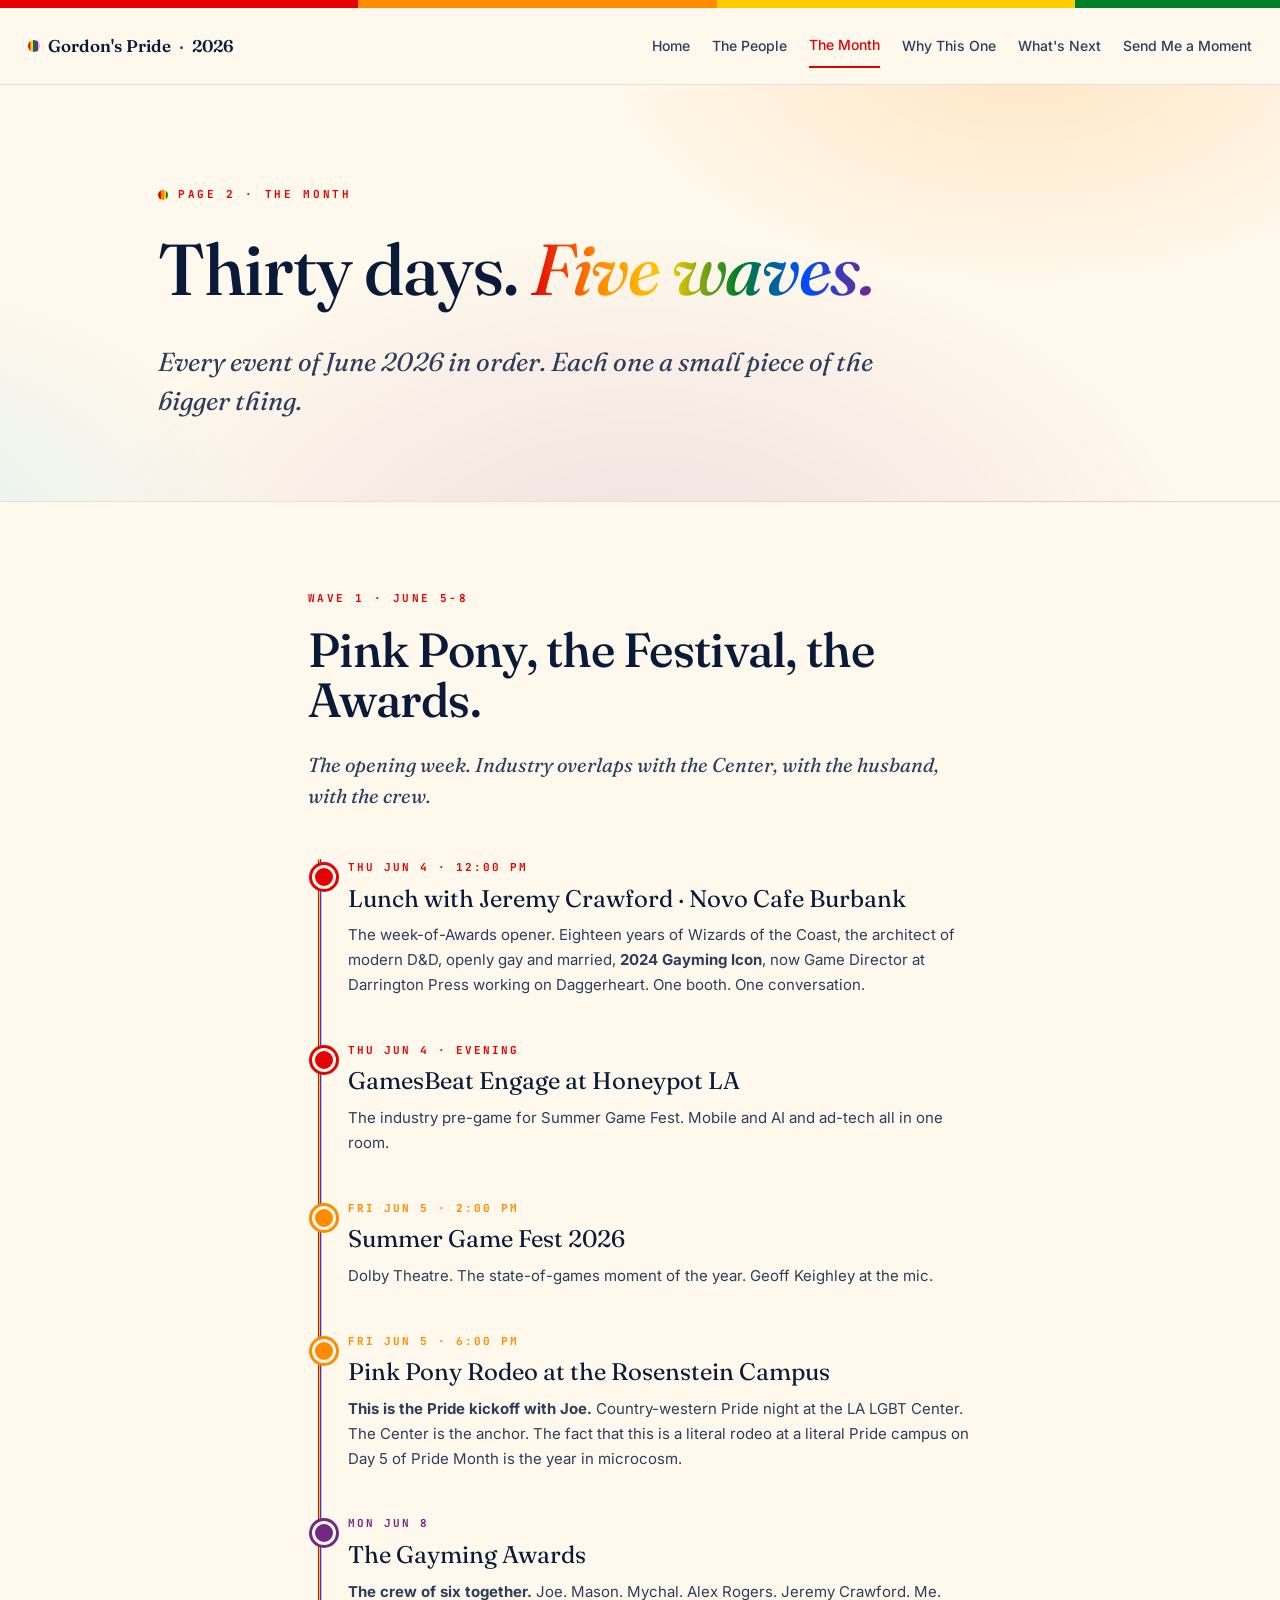
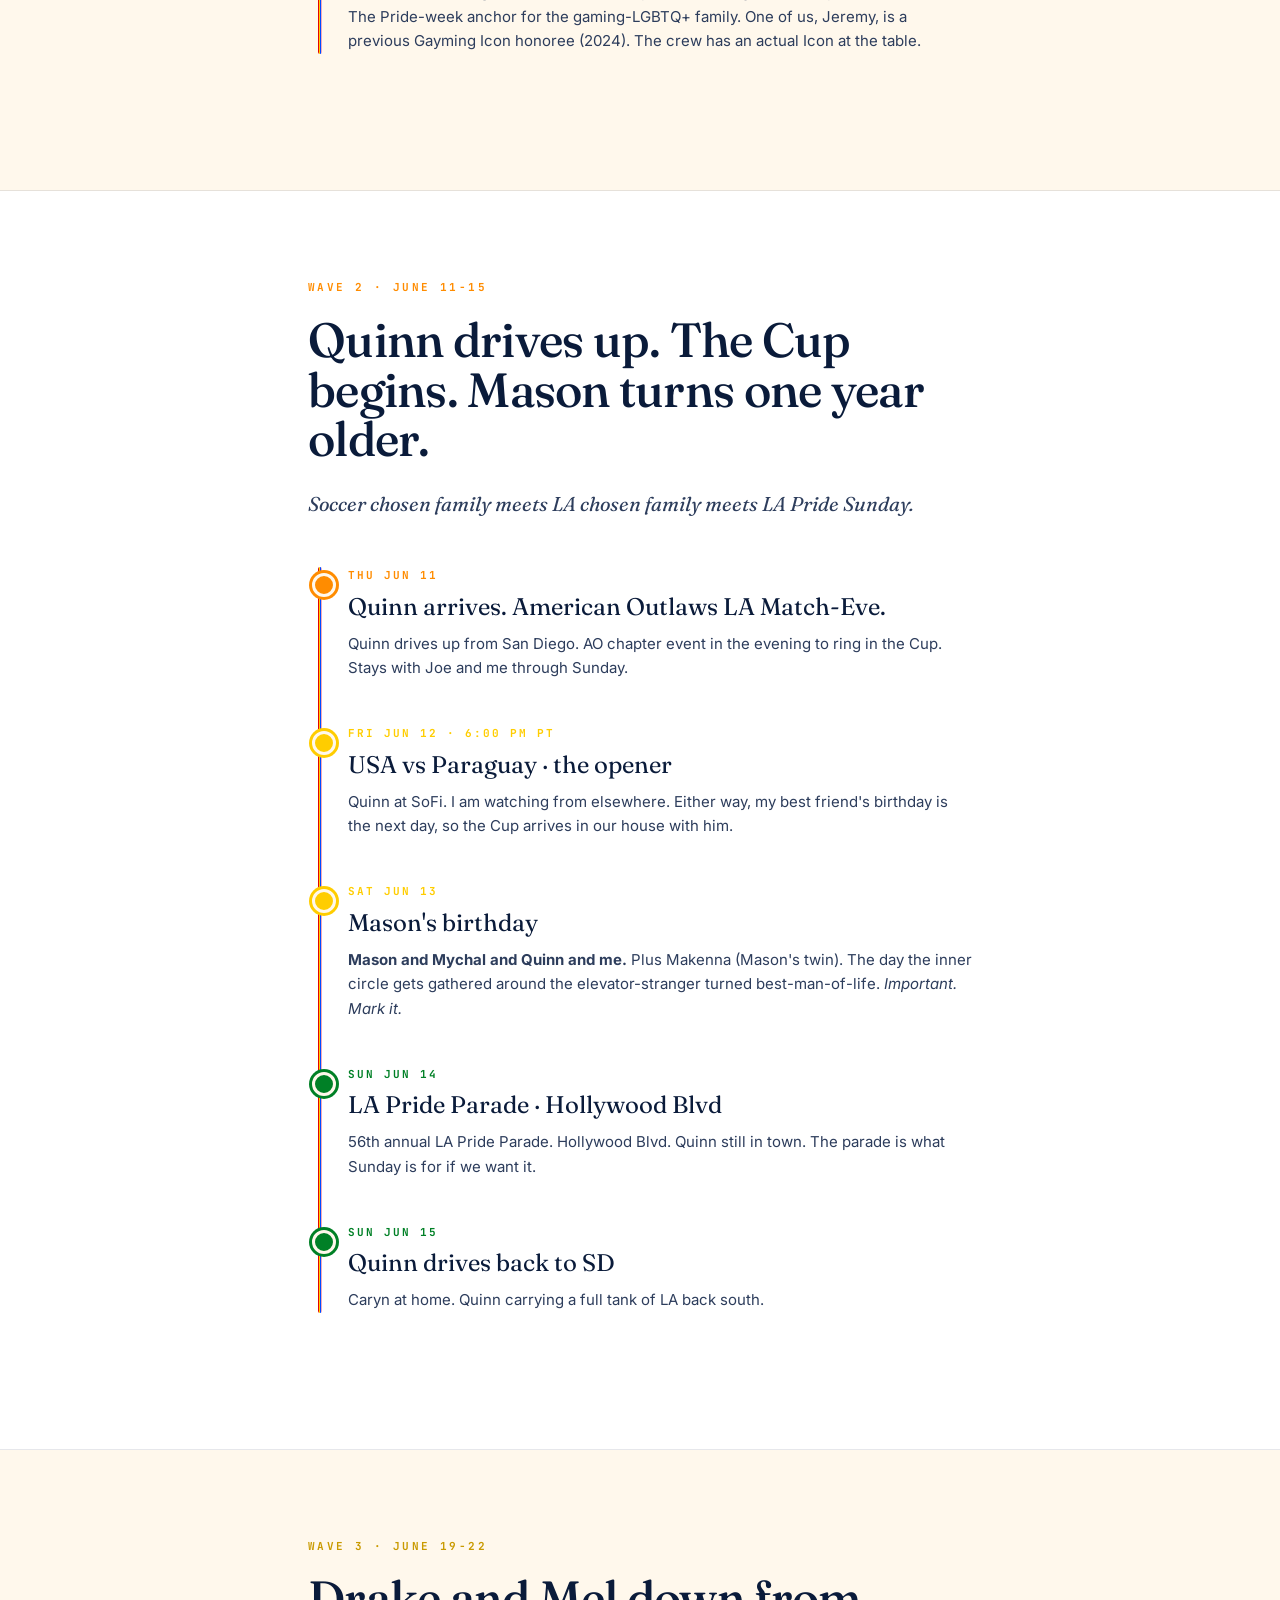
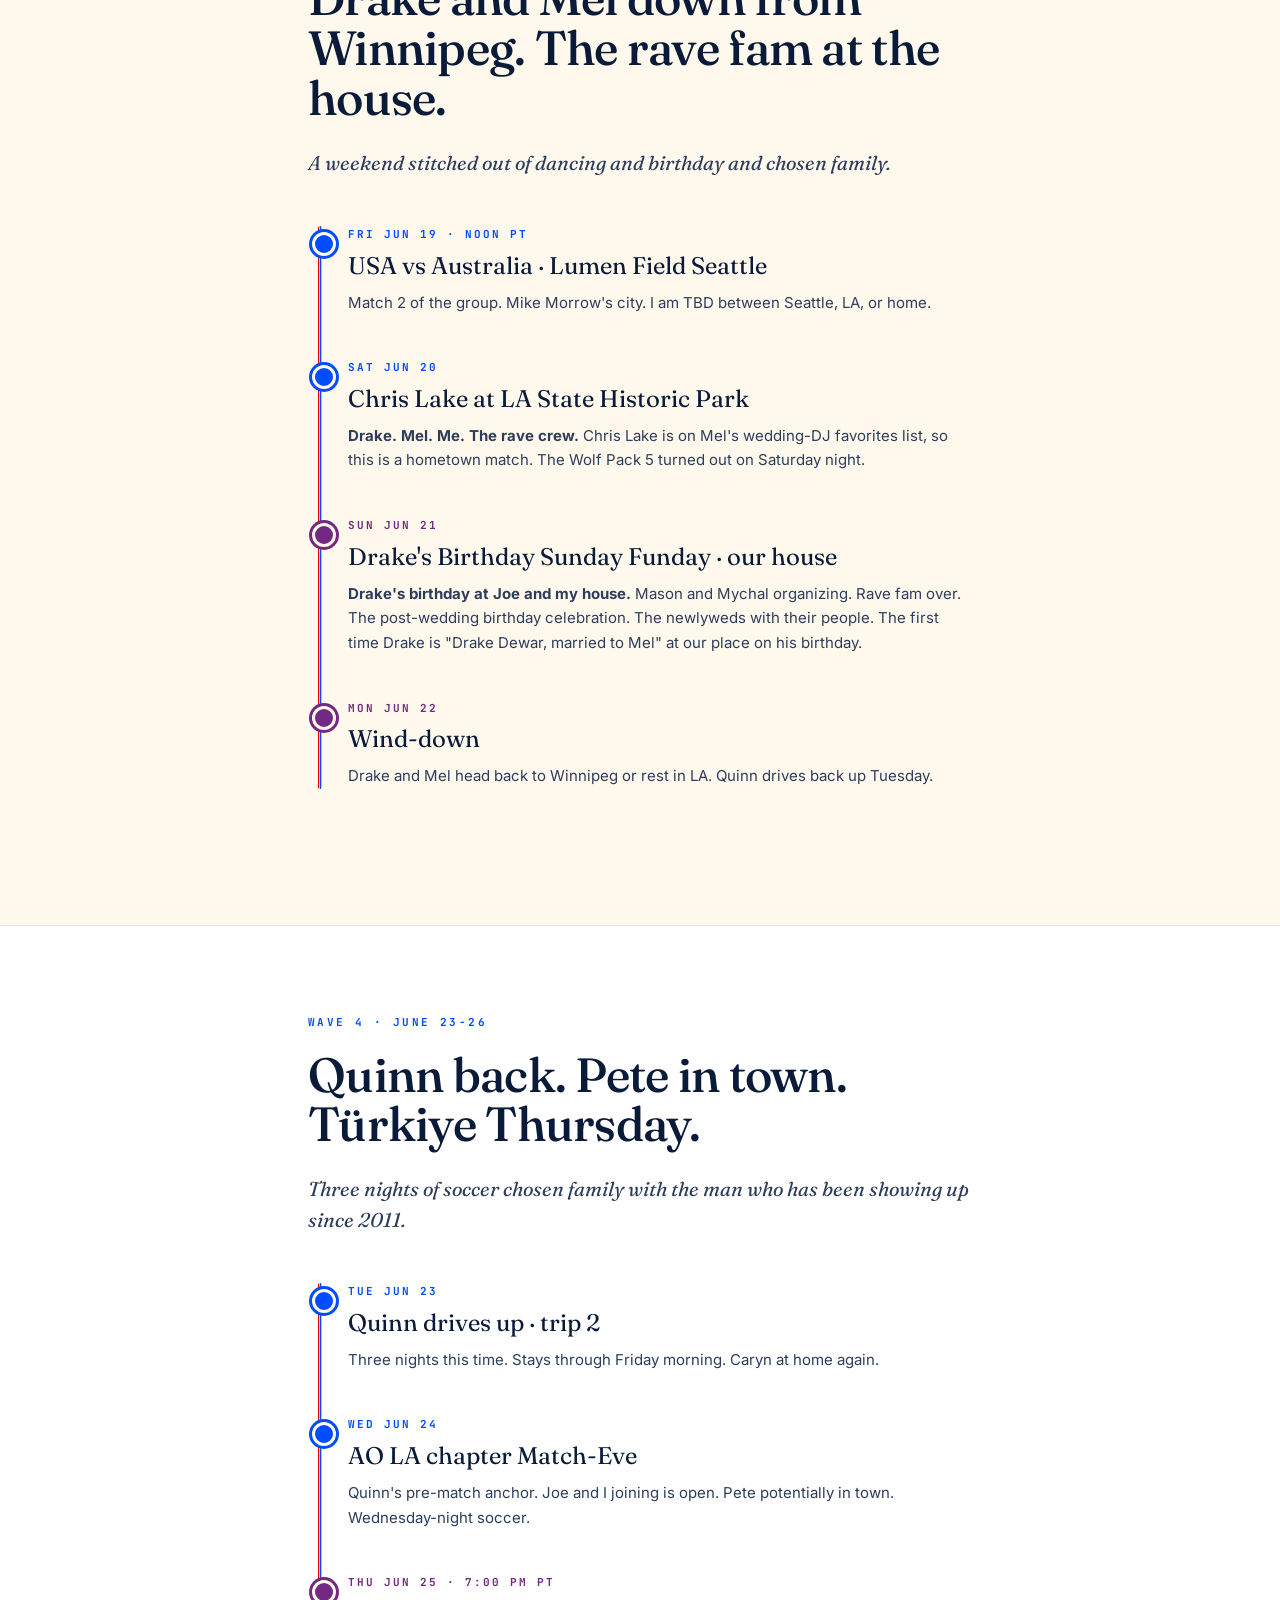
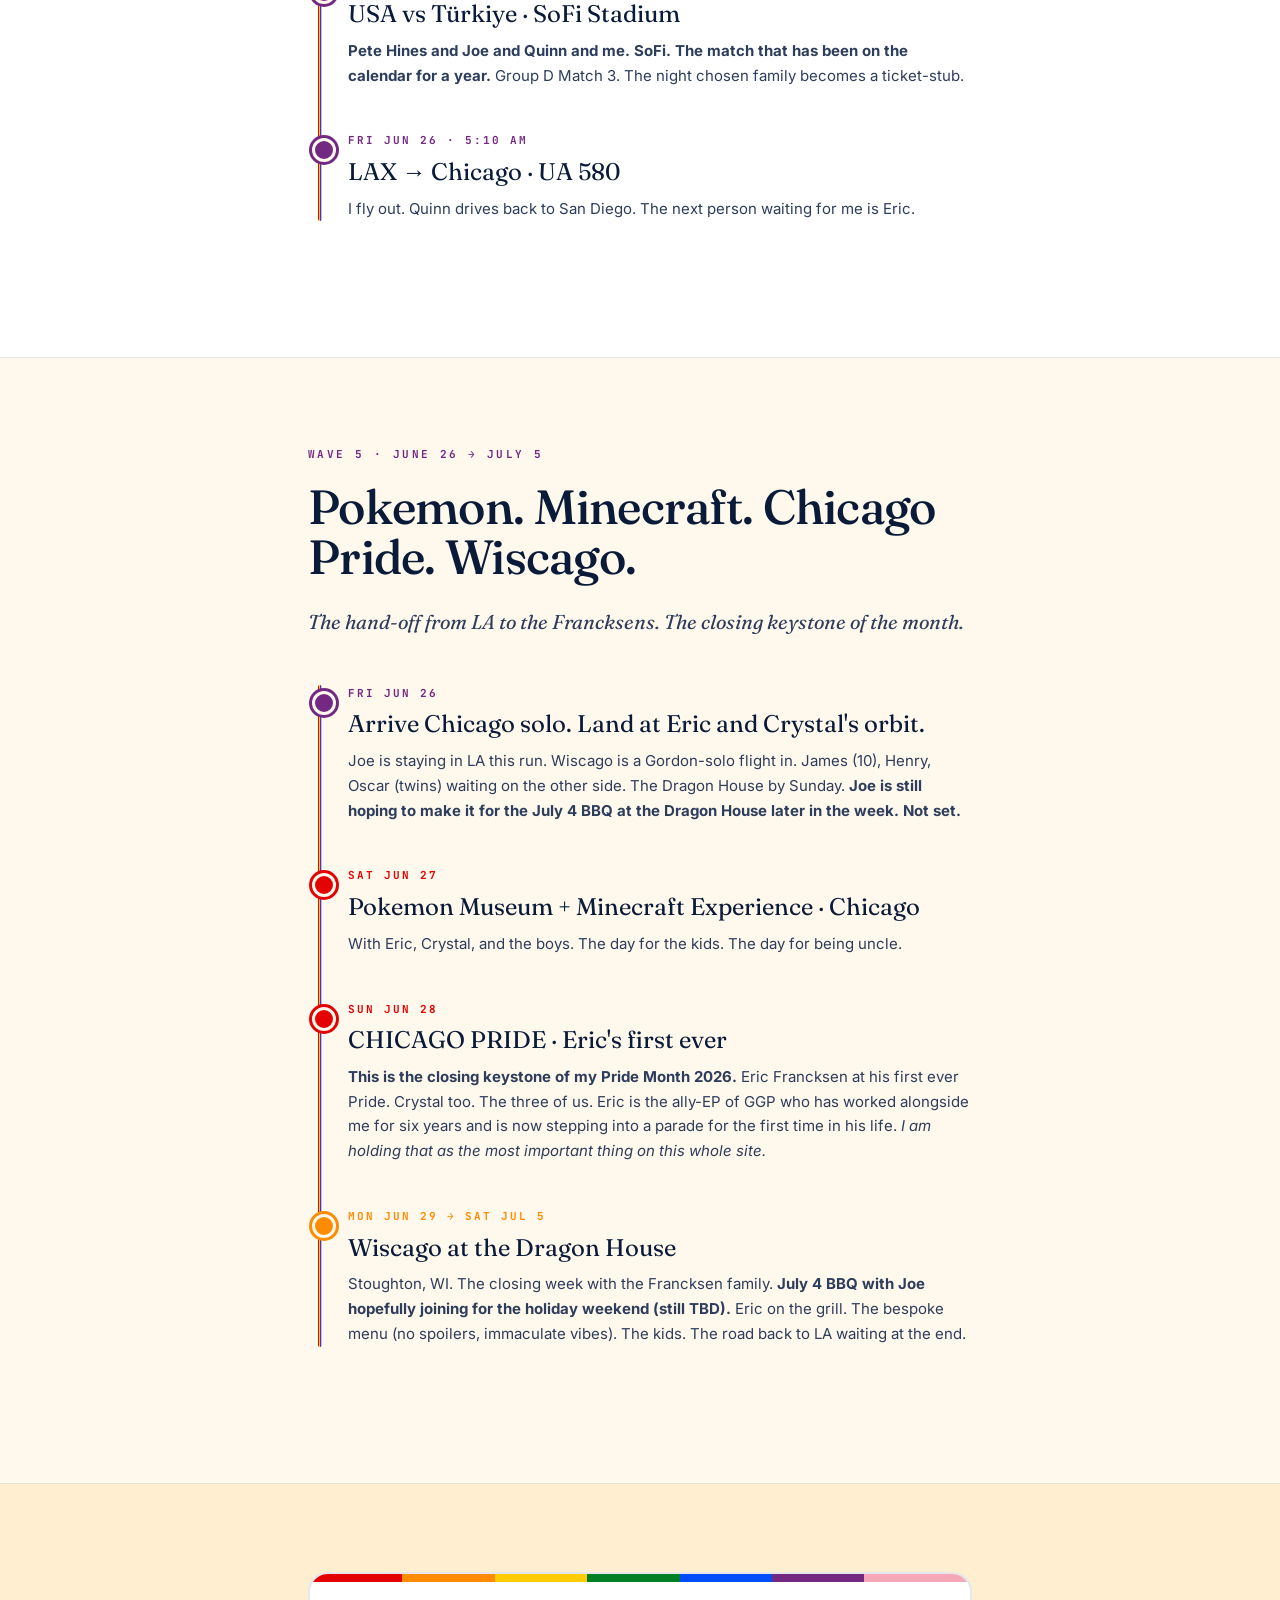
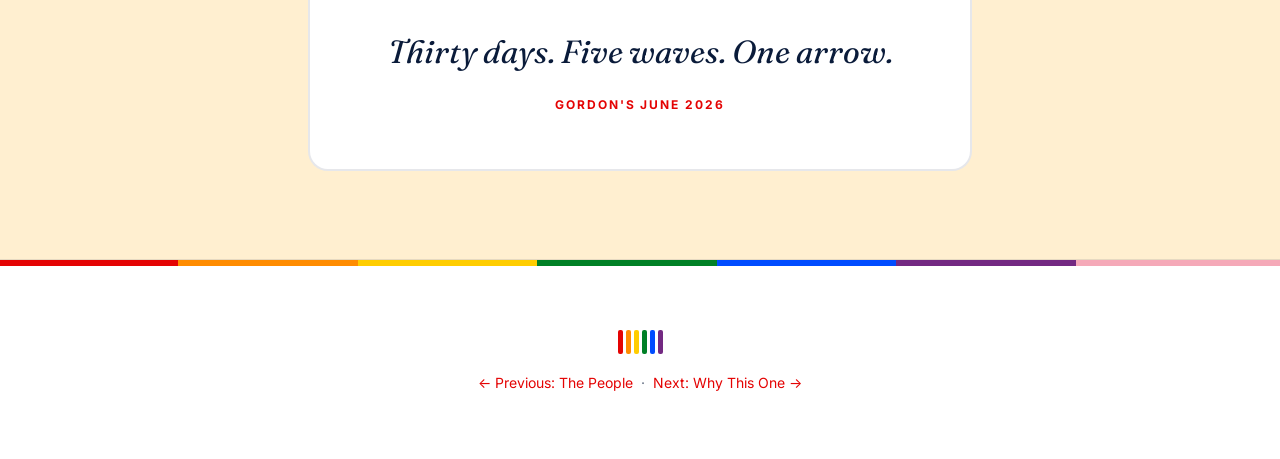
<file: june.html>
<!doctype html>
<html lang="en">
<head>
<meta charset="utf-8" />
<meta name="viewport" content="width=device-width,initial-scale=1,viewport-fit=cover" />
<meta name="theme-color" content="#FFF8EC" />
<title>The Month · Pride 2026 · Gordon's June</title>
<meta name="description" content="Every event of Gordon's Pride Month 2026, in order. Pink Pony Rodeo, Gayming Awards, Mason's birthday, Chris Lake, Drake's Funday, USA-Türkiye, Chicago Pride, Wiscago." />
<link rel="preconnect" href="https://fonts.googleapis.com" />
<link rel="preconnect" href="https://fonts.gstatic.com" crossorigin />
<link rel="stylesheet" href="https://fonts.googleapis.com/css2?family=Fraunces:opsz,wght,SOFT@9..144,300..900,0..100&family=Inter:wght@400;500;600;700;800;900&family=JetBrains+Mono:wght@400;500;700&display=swap" />
<link rel="stylesheet" href="styles.css" />
<meta property="og:type" content="website" />
<meta property="og:site_name" content="Pride 2026 · Gordon's Month" />
<meta property="og:title" content="The Month · Pride 2026 · Gordon's June" />
<meta property="og:description" content="Every event of Gordon's Pride Month 2026, in order." />
<meta property="og:url" content="https://gordonusc.github.io/gordon-pride-2026/june.html" />
<meta name="twitter:card" content="summary" />
</head>
<body>

<div class="rainbow-bar" aria-hidden="true"></div>

<header class="nav">
  <a href="index.html" class="nav__brand"><span class="dot" aria-hidden="true"></span> Gordon's Pride <span style="color: var(--purple);">·</span> 2026</a>
  <nav class="nav__menu" aria-label="Primary">
    <a href="index.html">Home</a>
    <a href="people.html">The People</a>
    <a href="june.html" aria-current="page">The Month</a>
    <a href="why.html">Why This One</a>
    <a href="july.html">What's Next</a>
    <a href="share.html">Send Me a Moment</a>
  </nav>
</header>

<main>

<section class="hero">
  <div class="container">
    <div class="hero__kicker">Page 2 · The Month</div>
    <h1 class="display display--xl">Thirty days. <span class="gradient-text italic">Five waves.</span></h1>
    <p class="hero__sub">Every event of June 2026 in order. Each one a small piece of the bigger thing.</p>
  </div>
</section>

<section class="section theme-red">
  <div class="container container--narrow">
    <div class="section__kicker">Wave 1 · June 5-8</div>
    <h2 class="display display--l section__title">Pink Pony, the Festival, the Awards.</h2>
    <p class="section__lede">The opening week. Industry overlaps with the Center, with the husband, with the crew.</p>

    <div class="timeline">

      <div class="timeline__entry" style="--swatch: var(--red);">
        <div class="timeline__date">Thu Jun 4 · 12:00 PM</div>
        <div class="timeline__title">Lunch with Jeremy Crawford · Novo Cafe Burbank</div>
        <div class="timeline__body">The week-of-Awards opener. Eighteen years of Wizards of the Coast, the architect of modern D&amp;D, openly gay and married, <strong>2024 Gayming Icon</strong>, now Game Director at Darrington Press working on Daggerheart. One booth. One conversation.</div>
      </div>

      <div class="timeline__entry" style="--swatch: var(--red);">
        <div class="timeline__date">Thu Jun 4 · evening</div>
        <div class="timeline__title">GamesBeat Engage at Honeypot LA</div>
        <div class="timeline__body">The industry pre-game for Summer Game Fest. Mobile and AI and ad-tech all in one room.</div>
      </div>

      <div class="timeline__entry" style="--swatch: var(--orange);">
        <div class="timeline__date">Fri Jun 5 · 2:00 PM</div>
        <div class="timeline__title">Summer Game Fest 2026</div>
        <div class="timeline__body">Dolby Theatre. The state-of-games moment of the year. Geoff Keighley at the mic.</div>
      </div>

      <div class="timeline__entry" style="--swatch: var(--orange);">
        <div class="timeline__date">Fri Jun 5 · 6:00 PM</div>
        <div class="timeline__title">Pink Pony Rodeo at the Rosenstein Campus</div>
        <div class="timeline__body"><strong>This is the Pride kickoff with Joe.</strong> Country-western Pride night at the LA LGBT Center. The Center is the anchor. The fact that this is a literal rodeo at a literal Pride campus on Day 5 of Pride Month is the year in microcosm.</div>
      </div>

      <div class="timeline__entry" style="--swatch: var(--purple);">
        <div class="timeline__date">Mon Jun 8</div>
        <div class="timeline__title">The Gayming Awards</div>
        <div class="timeline__body"><strong>The crew of six together.</strong> Joe. Mason. Mychal. Alex Rogers. Jeremy Crawford. Me. The Pride-week anchor for the gaming-LGBTQ+ family. One of us, Jeremy, is a previous Gayming Icon honoree (2024). The crew has an actual Icon at the table.</div>
      </div>

    </div>
  </div>
</section>

<section class="section section--bg2 theme-orange">
  <div class="container container--narrow">
    <div class="section__kicker">Wave 2 · June 11-15</div>
    <h2 class="display display--l section__title">Quinn drives up. The Cup begins. Mason turns one year older.</h2>
    <p class="section__lede">Soccer chosen family meets LA chosen family meets LA Pride Sunday.</p>

    <div class="timeline">

      <div class="timeline__entry" style="--swatch: var(--orange);">
        <div class="timeline__date">Thu Jun 11</div>
        <div class="timeline__title">Quinn arrives. American Outlaws LA Match-Eve.</div>
        <div class="timeline__body">Quinn drives up from San Diego. AO chapter event in the evening to ring in the Cup. Stays with Joe and me through Sunday.</div>
      </div>

      <div class="timeline__entry" style="--swatch: var(--yellow);">
        <div class="timeline__date">Fri Jun 12 · 6:00 PM PT</div>
        <div class="timeline__title">USA vs Paraguay · the opener</div>
        <div class="timeline__body">Quinn at SoFi. I am watching from elsewhere. Either way, my best friend's birthday is the next day, so the Cup arrives in our house with him.</div>
      </div>

      <div class="timeline__entry" style="--swatch: var(--yellow);">
        <div class="timeline__date">Sat Jun 13</div>
        <div class="timeline__title">Mason's birthday</div>
        <div class="timeline__body"><strong>Mason and Mychal and Quinn and me.</strong> Plus Makenna (Mason's twin). The day the inner circle gets gathered around the elevator-stranger turned best-man-of-life. <em>Important. Mark it.</em></div>
      </div>

      <div class="timeline__entry" style="--swatch: var(--green);">
        <div class="timeline__date">Sun Jun 14</div>
        <div class="timeline__title">LA Pride Parade · Hollywood Blvd</div>
        <div class="timeline__body">56th annual LA Pride Parade. Hollywood Blvd. Quinn still in town. The parade is what Sunday is for if we want it.</div>
      </div>

      <div class="timeline__entry" style="--swatch: var(--green);">
        <div class="timeline__date">Sun Jun 15</div>
        <div class="timeline__title">Quinn drives back to SD</div>
        <div class="timeline__body">Caryn at home. Quinn carrying a full tank of LA back south.</div>
      </div>

    </div>
  </div>
</section>

<section class="section theme-yellow">
  <div class="container container--narrow">
    <div class="section__kicker">Wave 3 · June 19-22</div>
    <h2 class="display display--l section__title">Drake and Mel down from Winnipeg. The rave fam at the house.</h2>
    <p class="section__lede">A weekend stitched out of dancing and birthday and chosen family.</p>

    <div class="timeline">

      <div class="timeline__entry" style="--swatch: var(--blue);">
        <div class="timeline__date">Fri Jun 19 · Noon PT</div>
        <div class="timeline__title">USA vs Australia · Lumen Field Seattle</div>
        <div class="timeline__body">Match 2 of the group. Mike Morrow's city. I am TBD between Seattle, LA, or home.</div>
      </div>

      <div class="timeline__entry" style="--swatch: var(--blue);">
        <div class="timeline__date">Sat Jun 20</div>
        <div class="timeline__title">Chris Lake at LA State Historic Park</div>
        <div class="timeline__body"><strong>Drake. Mel. Me. The rave crew.</strong> Chris Lake is on Mel's wedding-DJ favorites list, so this is a hometown match. The Wolf Pack 5 turned out on Saturday night.</div>
      </div>

      <div class="timeline__entry" style="--swatch: var(--purple);">
        <div class="timeline__date">Sun Jun 21</div>
        <div class="timeline__title">Drake's Birthday Sunday Funday · our house</div>
        <div class="timeline__body"><strong>Drake's birthday at Joe and my house.</strong> Mason and Mychal organizing. Rave fam over. The post-wedding birthday celebration. The newlyweds with their people. The first time Drake is "Drake Dewar, married to Mel" at our place on his birthday.</div>
      </div>

      <div class="timeline__entry" style="--swatch: var(--purple);">
        <div class="timeline__date">Mon Jun 22</div>
        <div class="timeline__title">Wind-down</div>
        <div class="timeline__body">Drake and Mel head back to Winnipeg or rest in LA. Quinn drives back up Tuesday.</div>
      </div>

    </div>
  </div>
</section>

<section class="section section--bg2 theme-blue">
  <div class="container container--narrow">
    <div class="section__kicker">Wave 4 · June 23-26</div>
    <h2 class="display display--l section__title">Quinn back. Pete in town. Türkiye Thursday.</h2>
    <p class="section__lede">Three nights of soccer chosen family with the man who has been showing up since 2011.</p>

    <div class="timeline">

      <div class="timeline__entry" style="--swatch: var(--blue);">
        <div class="timeline__date">Tue Jun 23</div>
        <div class="timeline__title">Quinn drives up · trip 2</div>
        <div class="timeline__body">Three nights this time. Stays through Friday morning. Caryn at home again.</div>
      </div>

      <div class="timeline__entry" style="--swatch: var(--blue);">
        <div class="timeline__date">Wed Jun 24</div>
        <div class="timeline__title">AO LA chapter Match-Eve</div>
        <div class="timeline__body">Quinn's pre-match anchor. Joe and I joining is open. Pete potentially in town. Wednesday-night soccer.</div>
      </div>

      <div class="timeline__entry" style="--swatch: var(--purple);">
        <div class="timeline__date">Thu Jun 25 · 7:00 PM PT</div>
        <div class="timeline__title">USA vs Türkiye · SoFi Stadium</div>
        <div class="timeline__body"><strong>Pete Hines and Joe and Quinn and me. SoFi. The match that has been on the calendar for a year.</strong> Group D Match 3. The night chosen family becomes a ticket-stub.</div>
      </div>

      <div class="timeline__entry" style="--swatch: var(--purple);">
        <div class="timeline__date">Fri Jun 26 · 5:10 AM</div>
        <div class="timeline__title">LAX → Chicago · UA 580</div>
        <div class="timeline__body">I fly out. Quinn drives back to San Diego. The next person waiting for me is Eric.</div>
      </div>

    </div>
  </div>
</section>

<section class="section theme-purple">
  <div class="container container--narrow">
    <div class="section__kicker">Wave 5 · June 26 → July 5</div>
    <h2 class="display display--l section__title">Pokemon. Minecraft. Chicago Pride. Wiscago.</h2>
    <p class="section__lede">The hand-off from LA to the Francksens. The closing keystone of the month.</p>

    <div class="timeline">

      <div class="timeline__entry" style="--swatch: var(--purple);">
        <div class="timeline__date">Fri Jun 26</div>
        <div class="timeline__title">Arrive Chicago solo. Land at Eric and Crystal's orbit.</div>
        <div class="timeline__body">Joe is staying in LA this run. Wiscago is a Gordon-solo flight in. James (10), Henry, Oscar (twins) waiting on the other side. The Dragon House by Sunday. <strong>Joe is still hoping to make it for the July 4 BBQ at the Dragon House later in the week. Not set.</strong></div>
      </div>

      <div class="timeline__entry" style="--swatch: var(--red);">
        <div class="timeline__date">Sat Jun 27</div>
        <div class="timeline__title">Pokemon Museum + Minecraft Experience · Chicago</div>
        <div class="timeline__body">With Eric, Crystal, and the boys. The day for the kids. The day for being uncle.</div>
      </div>

      <div class="timeline__entry" style="--swatch: var(--red);">
        <div class="timeline__date">Sun Jun 28</div>
        <div class="timeline__title">CHICAGO PRIDE · Eric's first ever</div>
        <div class="timeline__body"><strong>This is the closing keystone of my Pride Month 2026.</strong> Eric Francksen at his first ever Pride. Crystal too. The three of us. Eric is the ally-EP of GGP who has worked alongside me for six years and is now stepping into a parade for the first time in his life. <em>I am holding that as the most important thing on this whole site.</em></div>
      </div>

      <div class="timeline__entry" style="--swatch: var(--orange);">
        <div class="timeline__date">Mon Jun 29 → Sat Jul 5</div>
        <div class="timeline__title">Wiscago at the Dragon House</div>
        <div class="timeline__body">Stoughton, WI. The closing week with the Francksen family. <strong>July 4 BBQ with Joe hopefully joining for the holiday weekend (still TBD).</strong> Eric on the grill. The bespoke menu (no spoilers, immaculate vibes). The kids. The road back to LA waiting at the end.</div>
      </div>

    </div>
  </div>
</section>

<section class="section section--bg3 theme-green">
  <div class="container container--narrow">

    <div class="keystone" style="margin: 0 auto;">
      Thirty days. Five waves. One arrow.
      <span class="keystone__attr">Gordon's June 2026</span>
    </div>

  </div>
</section>

</main>

<footer>
  <div class="container">
    <p><span class="stripes" aria-hidden="true"><span class="s1"></span><span class="s2"></span><span class="s3"></span><span class="s4"></span><span class="s5"></span><span class="s6"></span></span></p>
    <p style="margin-top: 18px;"><a href="people.html">← Previous: The People</a> &nbsp;·&nbsp; <a href="why.html">Next: Why This One →</a></p>
  </div>
</footer>

</body>
</html>
</file>
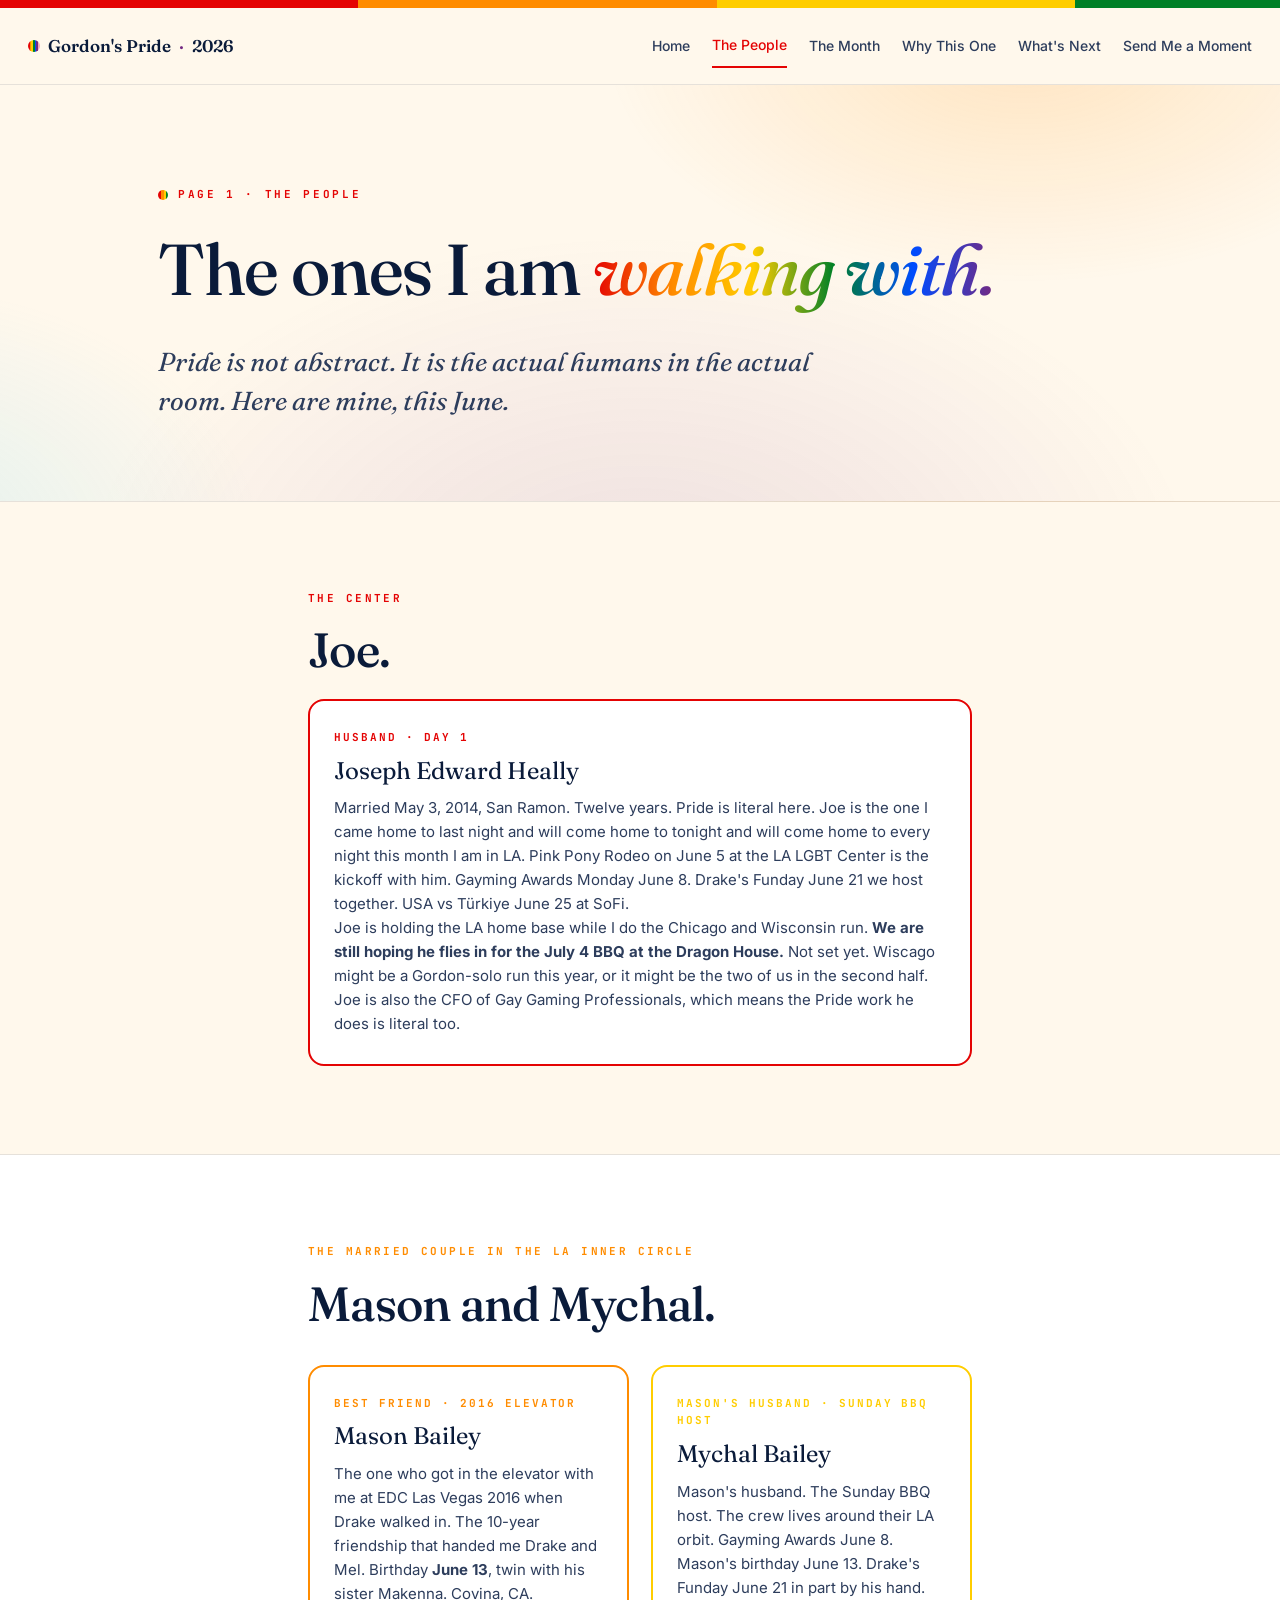
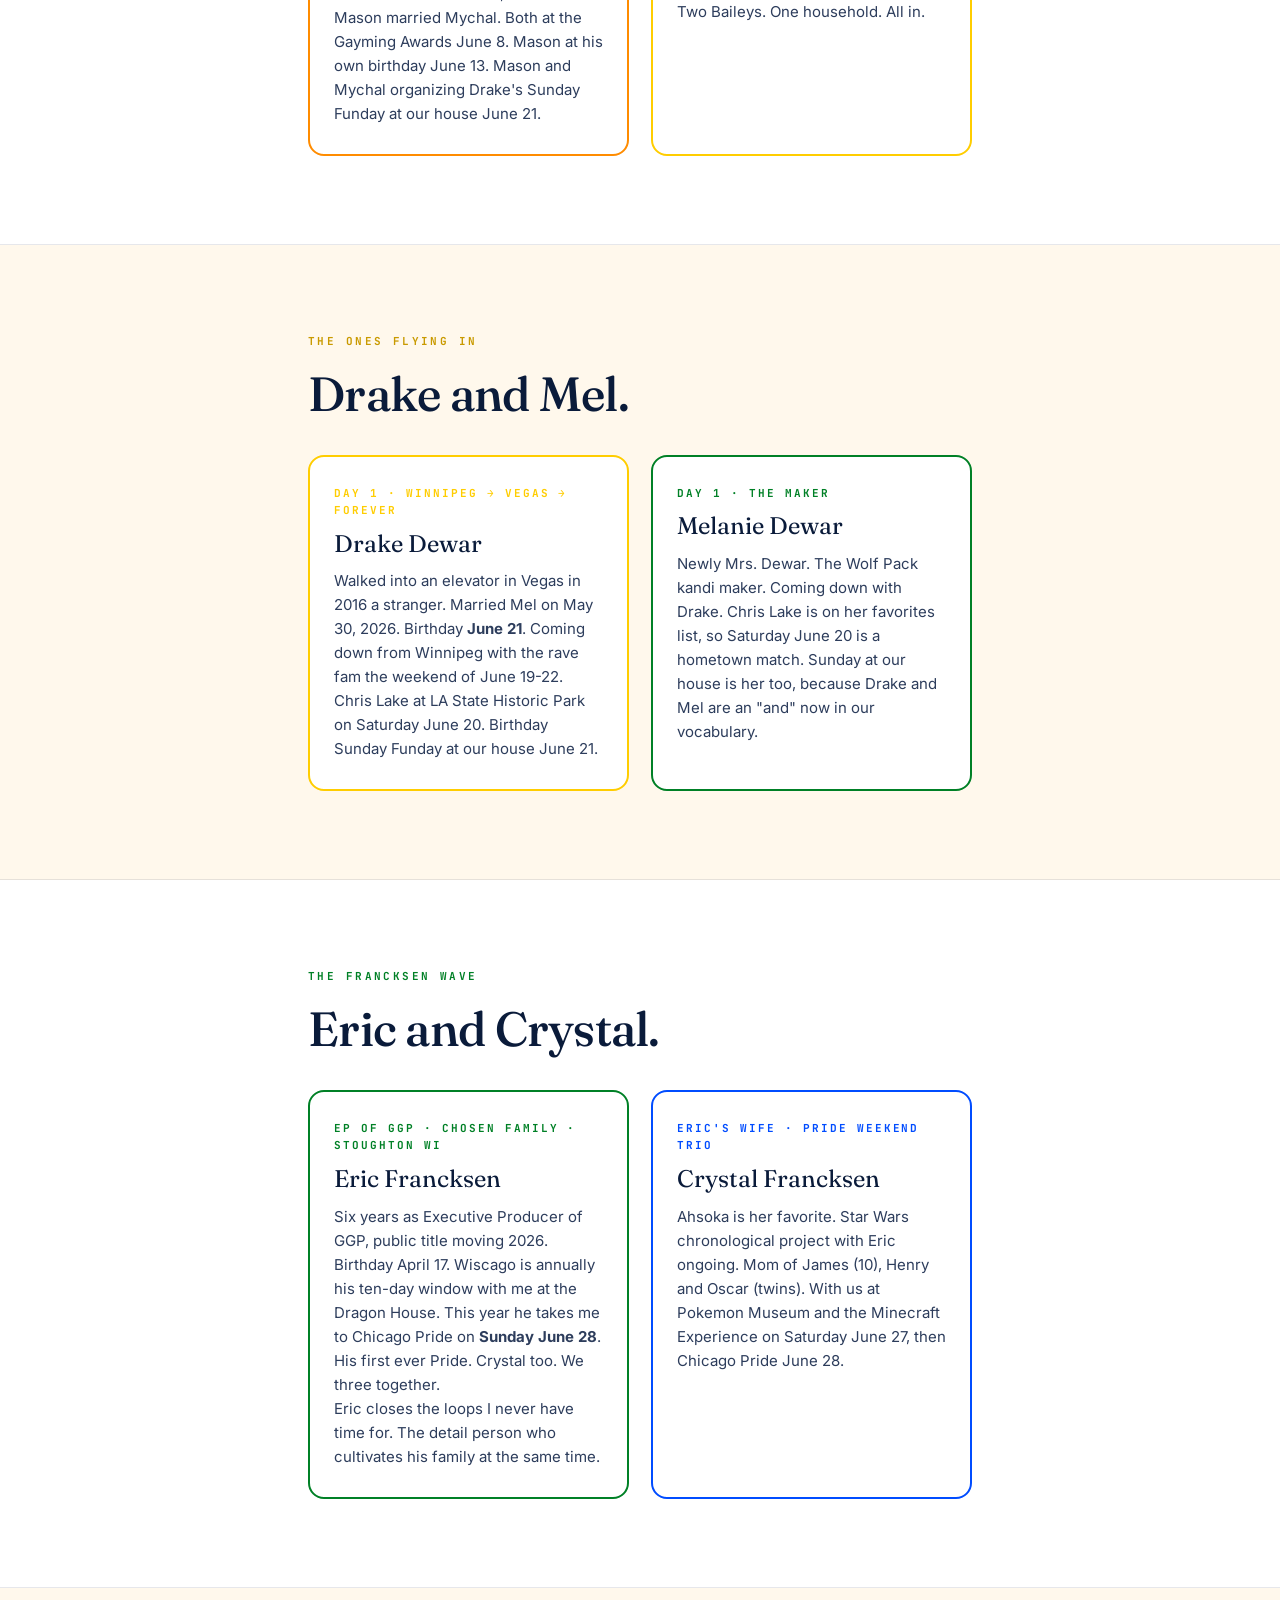
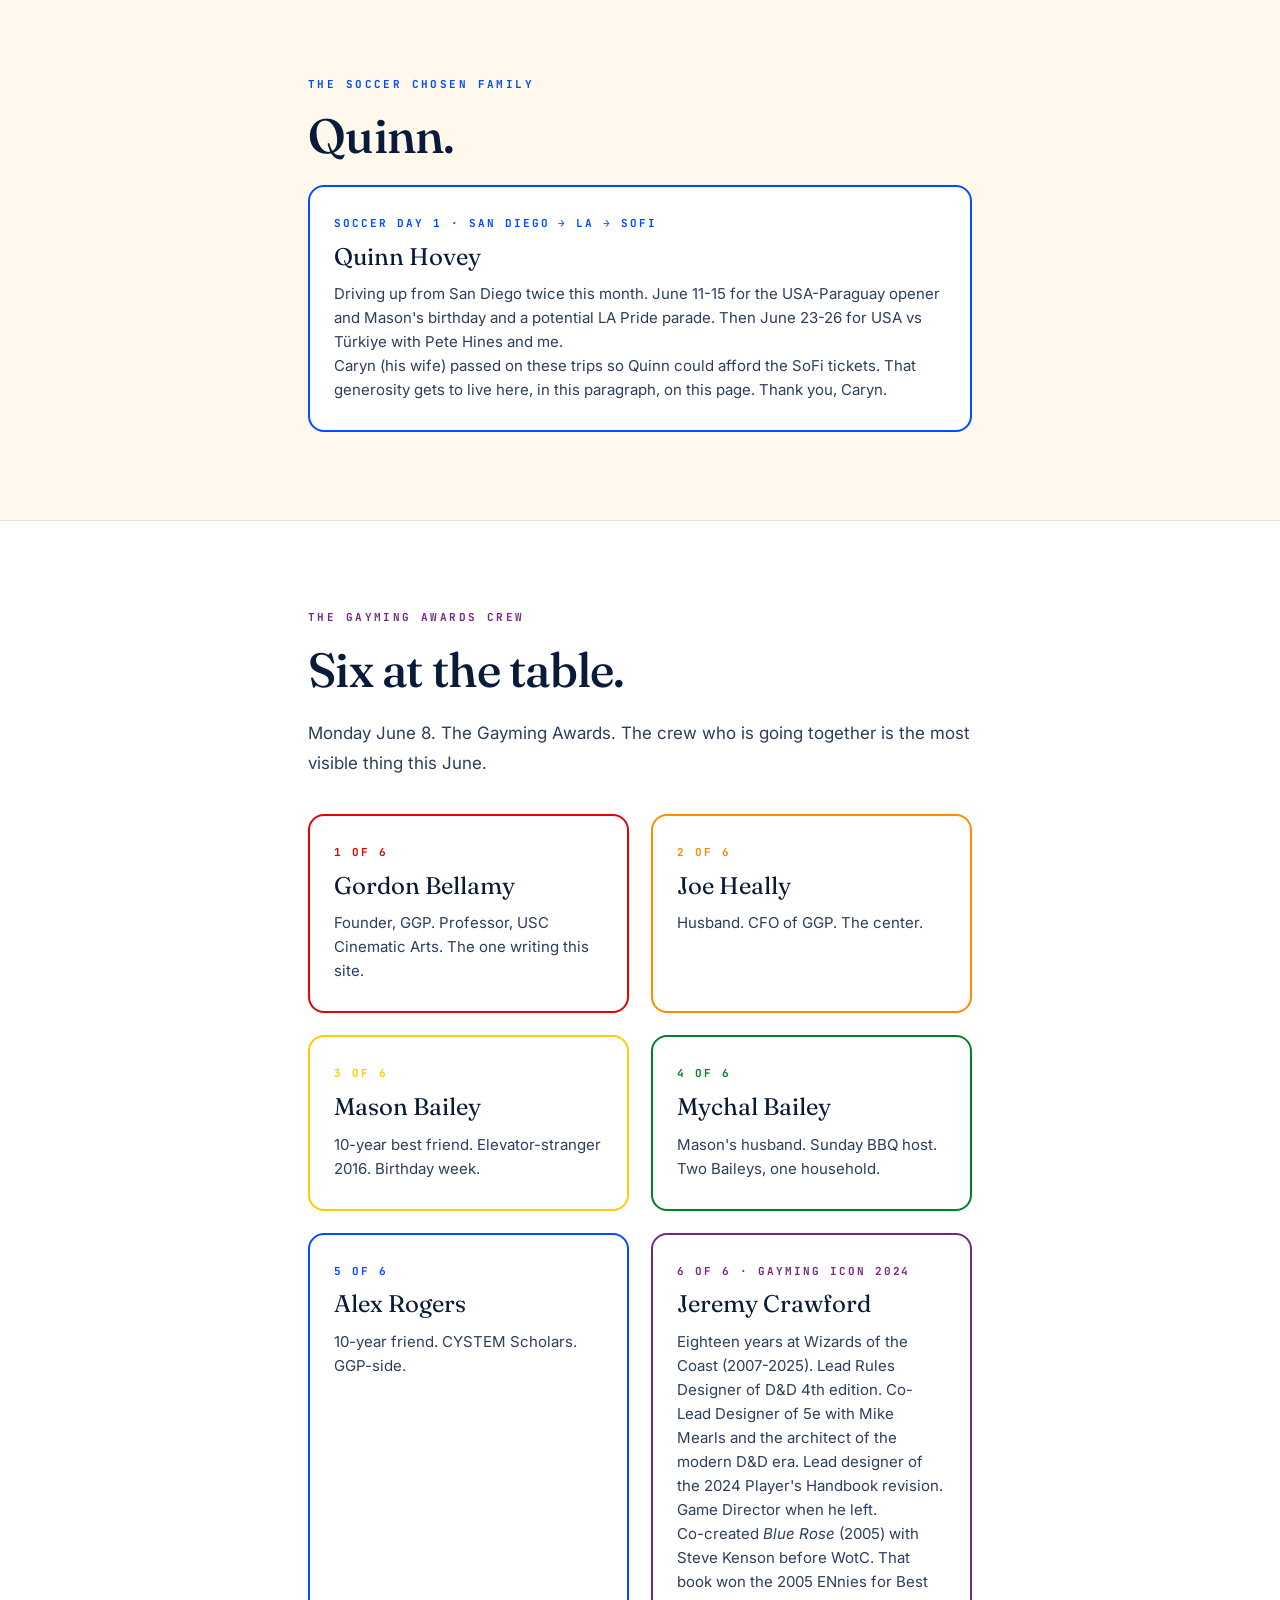
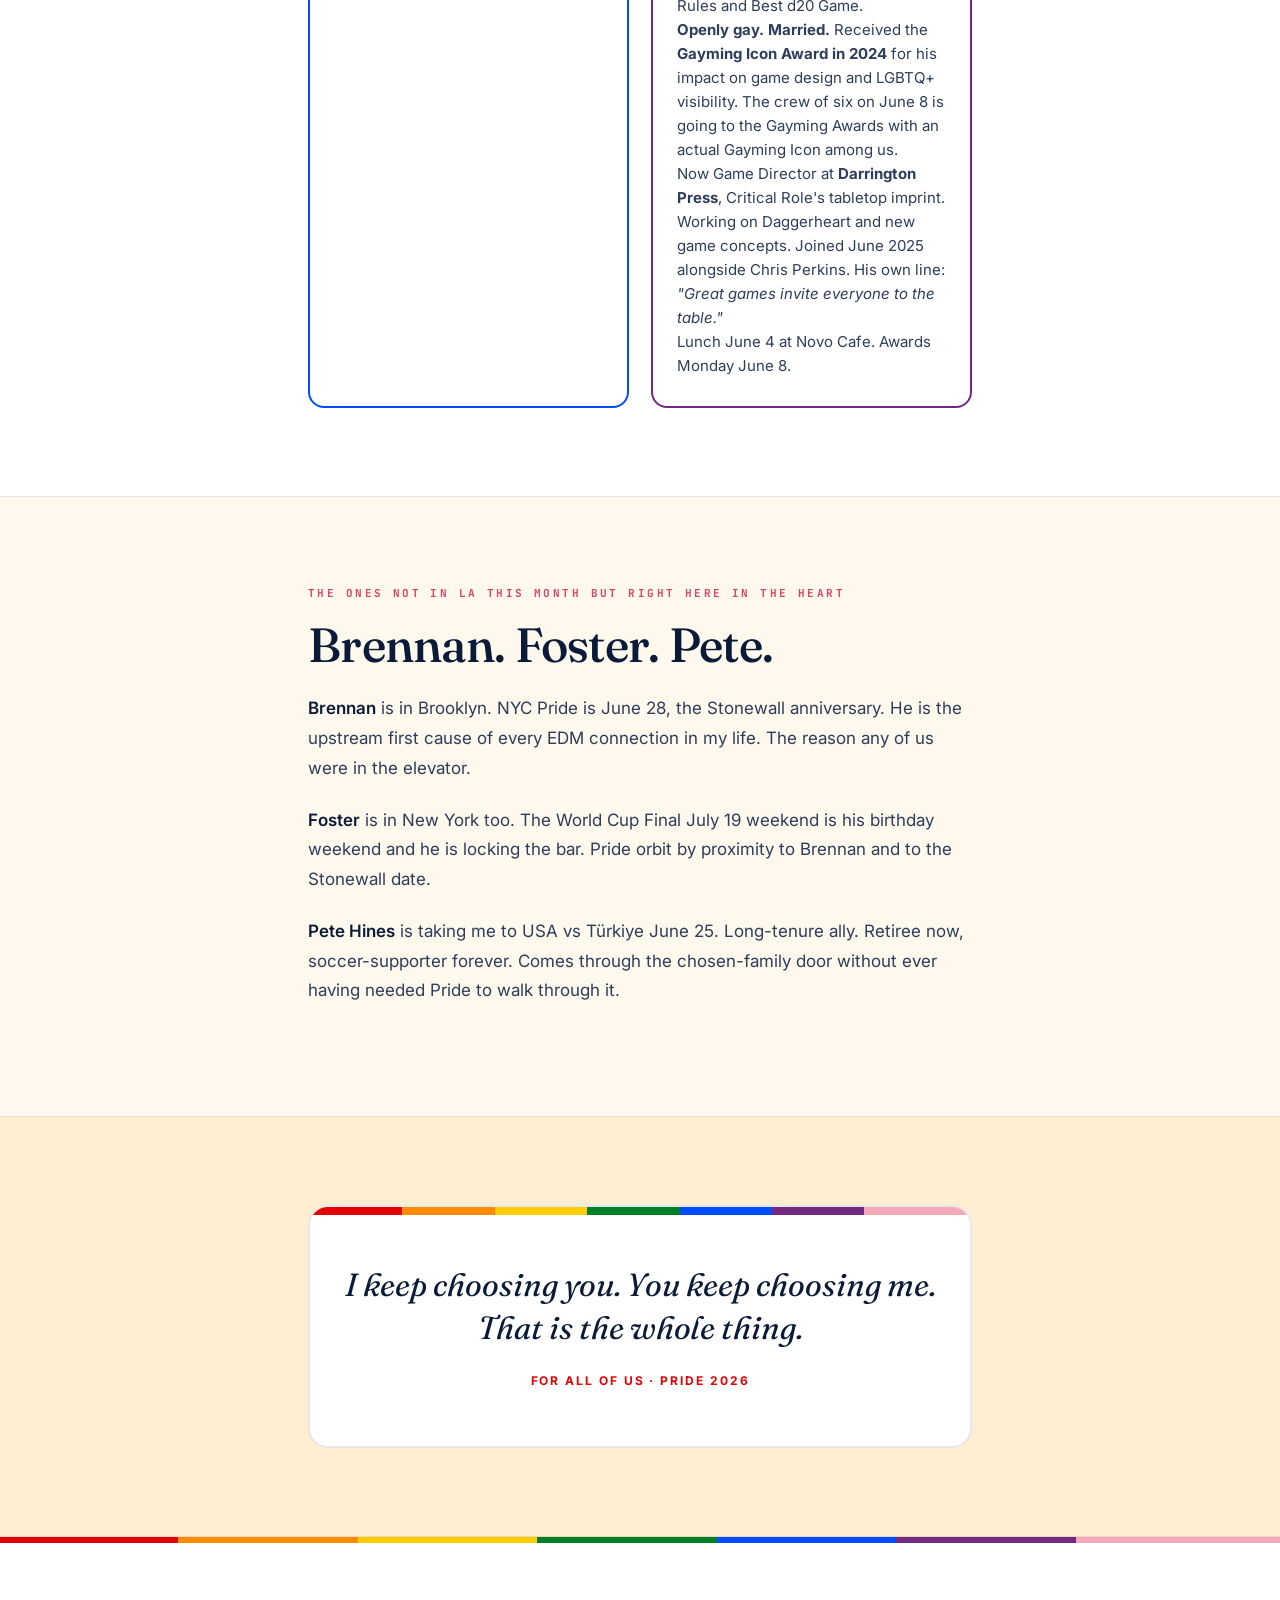
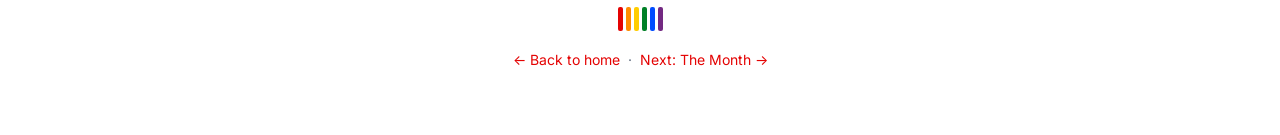
<file: people.html>
<!doctype html>
<html lang="en">
<head>
<meta charset="utf-8" />
<meta name="viewport" content="width=device-width,initial-scale=1,viewport-fit=cover" />
<meta name="theme-color" content="#FFF8EC" />
<title>The People · Pride 2026 · Gordon's Month</title>
<meta name="description" content="The people Gordon is walking Pride with in June 2026. Joe, Mason and Mychal, Eric and Crystal, Drake and Mel, Quinn, the Gayming Awards crew of six." />
<link rel="preconnect" href="https://fonts.googleapis.com" />
<link rel="preconnect" href="https://fonts.gstatic.com" crossorigin />
<link rel="stylesheet" href="https://fonts.googleapis.com/css2?family=Fraunces:opsz,wght,SOFT@9..144,300..900,0..100&family=Inter:wght@400;500;600;700;800;900&family=JetBrains+Mono:wght@400;500;700&display=swap" />
<link rel="stylesheet" href="styles.css" />
<meta property="og:type" content="website" />
<meta property="og:site_name" content="Pride 2026 · Gordon's Month" />
<meta property="og:title" content="The People · Pride 2026 · Gordon's Month" />
<meta property="og:description" content="Joe. Mason and Mychal. Eric and Crystal. Drake and Mel. Quinn. The crew of six." />
<meta property="og:url" content="https://gordonusc.github.io/gordon-pride-2026/people.html" />
<meta name="twitter:card" content="summary" />
</head>
<body>

<div class="rainbow-bar" aria-hidden="true"></div>

<header class="nav">
  <a href="index.html" class="nav__brand"><span class="dot" aria-hidden="true"></span> Gordon's Pride <span style="color: var(--purple);">·</span> 2026</a>
  <nav class="nav__menu" aria-label="Primary">
    <a href="index.html">Home</a>
    <a href="people.html" aria-current="page">The People</a>
    <a href="june.html">The Month</a>
    <a href="why.html">Why This One</a>
    <a href="july.html">What's Next</a>
    <a href="share.html">Send Me a Moment</a>
  </nav>
</header>

<main>

<section class="hero">
  <div class="container">
    <div class="hero__kicker">Page 1 · The People</div>
    <h1 class="display display--xl">The ones I am <span class="gradient-text italic">walking with.</span></h1>
    <p class="hero__sub">Pride is not abstract. It is the actual humans in the actual room. Here are mine, this June.</p>
  </div>
</section>

<section class="section theme-red">
  <div class="container container--narrow">
    <div class="section__kicker">The center</div>
    <h2 class="display display--l section__title">Joe.</h2>

    <div class="person-card" style="--swatch: var(--red);">
      <div class="person-card__role">Husband · Day 1</div>
      <div class="person-card__name">Joseph Edward Heally</div>
      <div class="person-card__body">
        <p>Married May 3, 2014, San Ramon. Twelve years. Pride is literal here. Joe is the one I came home to last night and will come home to tonight and will come home to every night this month I am in LA. Pink Pony Rodeo on June 5 at the LA LGBT Center is the kickoff with him. Gayming Awards Monday June 8. Drake's Funday June 21 we host together. USA vs Türkiye June 25 at SoFi.</p>
        <p>Joe is holding the LA home base while I do the Chicago and Wisconsin run. <strong>We are still hoping he flies in for the July 4 BBQ at the Dragon House.</strong> Not set yet. Wiscago might be a Gordon-solo run this year, or it might be the two of us in the second half.</p>
        <p>Joe is also the CFO of Gay Gaming Professionals, which means the Pride work he does is literal too.</p>
      </div>
    </div>
  </div>
</section>

<section class="section section--bg2 theme-orange">
  <div class="container container--narrow">
    <div class="section__kicker">The married couple in the LA inner circle</div>
    <h2 class="display display--l section__title">Mason and Mychal.</h2>

    <div class="people-grid">

      <div class="person-card" style="--swatch: var(--orange);">
        <div class="person-card__role">Best Friend · 2016 Elevator</div>
        <div class="person-card__name">Mason Bailey</div>
        <div class="person-card__body">
          <p>The one who got in the elevator with me at EDC Las Vegas 2016 when Drake walked in. The 10-year friendship that handed me Drake and Mel. Birthday <strong>June 13</strong>, twin with his sister Makenna. Covina, CA.</p>
          <p>Mason married Mychal. Both at the Gayming Awards June 8. Mason at his own birthday June 13. Mason and Mychal organizing Drake's Sunday Funday at our house June 21.</p>
        </div>
      </div>

      <div class="person-card" style="--swatch: var(--yellow);">
        <div class="person-card__role">Mason's Husband · Sunday BBQ Host</div>
        <div class="person-card__name">Mychal Bailey</div>
        <div class="person-card__body">
          <p>Mason's husband. The Sunday BBQ host. The crew lives around their LA orbit. Gayming Awards June 8. Mason's birthday June 13. Drake's Funday June 21 in part by his hand.</p>
          <p>Two Baileys. One household. All in.</p>
        </div>
      </div>

    </div>
  </div>
</section>

<section class="section theme-yellow">
  <div class="container container--narrow">
    <div class="section__kicker">The ones flying in</div>
    <h2 class="display display--l section__title">Drake and Mel.</h2>

    <div class="people-grid">

      <div class="person-card" style="--swatch: var(--yellow);">
        <div class="person-card__role">Day 1 · Winnipeg → Vegas → Forever</div>
        <div class="person-card__name">Drake Dewar</div>
        <div class="person-card__body">
          <p>Walked into an elevator in Vegas in 2016 a stranger. Married Mel on May 30, 2026. Birthday <strong>June 21</strong>. Coming down from Winnipeg with the rave fam the weekend of June 19-22. Chris Lake at LA State Historic Park on Saturday June 20. Birthday Sunday Funday at our house June 21.</p>
        </div>
      </div>

      <div class="person-card" style="--swatch: var(--green);">
        <div class="person-card__role">Day 1 · The Maker</div>
        <div class="person-card__name">Melanie Dewar</div>
        <div class="person-card__body">
          <p>Newly Mrs. Dewar. The Wolf Pack kandi maker. Coming down with Drake. Chris Lake is on her favorites list, so Saturday June 20 is a hometown match. Sunday at our house is her too, because Drake and Mel are an "and" now in our vocabulary.</p>
        </div>
      </div>

    </div>
  </div>
</section>

<section class="section section--bg2 theme-green">
  <div class="container container--narrow">
    <div class="section__kicker">The Francksen wave</div>
    <h2 class="display display--l section__title">Eric and Crystal.</h2>

    <div class="people-grid">

      <div class="person-card" style="--swatch: var(--green);">
        <div class="person-card__role">EP of GGP · Chosen Family · Stoughton WI</div>
        <div class="person-card__name">Eric Francksen</div>
        <div class="person-card__body">
          <p>Six years as Executive Producer of GGP, public title moving 2026. Birthday April 17. Wiscago is annually his ten-day window with me at the Dragon House. This year he takes me to Chicago Pride on <strong>Sunday June 28</strong>. His first ever Pride. Crystal too. We three together.</p>
          <p>Eric closes the loops I never have time for. The detail person who cultivates his family at the same time.</p>
        </div>
      </div>

      <div class="person-card" style="--swatch: var(--blue);">
        <div class="person-card__role">Eric's Wife · Pride Weekend Trio</div>
        <div class="person-card__name">Crystal Francksen</div>
        <div class="person-card__body">
          <p>Ahsoka is her favorite. Star Wars chronological project with Eric ongoing. Mom of James (10), Henry and Oscar (twins). With us at Pokemon Museum and the Minecraft Experience on Saturday June 27, then Chicago Pride June 28.</p>
        </div>
      </div>

    </div>
  </div>
</section>

<section class="section theme-blue">
  <div class="container container--narrow">
    <div class="section__kicker">The soccer chosen family</div>
    <h2 class="display display--l section__title">Quinn.</h2>

    <div class="person-card" style="--swatch: var(--blue);">
      <div class="person-card__role">Soccer Day 1 · San Diego → LA → SoFi</div>
      <div class="person-card__name">Quinn Hovey</div>
      <div class="person-card__body">
        <p>Driving up from San Diego twice this month. June 11-15 for the USA-Paraguay opener and Mason's birthday and a potential LA Pride parade. Then June 23-26 for USA vs Türkiye with Pete Hines and me.</p>
        <p>Caryn (his wife) passed on these trips so Quinn could afford the SoFi tickets. That generosity gets to live here, in this paragraph, on this page. Thank you, Caryn.</p>
      </div>
    </div>
  </div>
</section>

<section class="section section--bg2 theme-purple">
  <div class="container container--narrow">
    <div class="section__kicker">The Gayming Awards crew</div>
    <h2 class="display display--l section__title">Six at the table.</h2>

    <p class="prose" style="margin-bottom: 32px;">
      Monday June 8. The Gayming Awards. The crew who is going together is the most visible thing this June.
    </p>

    <div class="people-grid">

      <div class="person-card" style="--swatch: var(--red);">
        <div class="person-card__role">1 of 6</div>
        <div class="person-card__name">Gordon Bellamy</div>
        <div class="person-card__body">Founder, GGP. Professor, USC Cinematic Arts. The one writing this site.</div>
      </div>

      <div class="person-card" style="--swatch: var(--orange);">
        <div class="person-card__role">2 of 6</div>
        <div class="person-card__name">Joe Heally</div>
        <div class="person-card__body">Husband. CFO of GGP. The center.</div>
      </div>

      <div class="person-card" style="--swatch: var(--yellow);">
        <div class="person-card__role">3 of 6</div>
        <div class="person-card__name">Mason Bailey</div>
        <div class="person-card__body">10-year best friend. Elevator-stranger 2016. Birthday week.</div>
      </div>

      <div class="person-card" style="--swatch: var(--green);">
        <div class="person-card__role">4 of 6</div>
        <div class="person-card__name">Mychal Bailey</div>
        <div class="person-card__body">Mason's husband. Sunday BBQ host. Two Baileys, one household.</div>
      </div>

      <div class="person-card" style="--swatch: var(--blue);">
        <div class="person-card__role">5 of 6</div>
        <div class="person-card__name">Alex Rogers</div>
        <div class="person-card__body">10-year friend. CYSTEM Scholars. GGP-side.</div>
      </div>

      <div class="person-card" style="--swatch: var(--purple);">
        <div class="person-card__role">6 of 6 · Gayming Icon 2024</div>
        <div class="person-card__name">Jeremy Crawford</div>
        <div class="person-card__body">
          <p>Eighteen years at Wizards of the Coast (2007-2025). Lead Rules Designer of D&amp;D 4th edition. Co-Lead Designer of 5e with Mike Mearls and the architect of the modern D&amp;D era. Lead designer of the 2024 Player's Handbook revision. Game Director when he left.</p>
          <p>Co-created <em>Blue Rose</em> (2005) with Steve Kenson before WotC. That book won the 2005 ENnies for Best Rules and Best d20 Game.</p>
          <p><strong>Openly gay. Married.</strong> Received the <strong>Gayming Icon Award in 2024</strong> for his impact on game design and LGBTQ+ visibility. The crew of six on June 8 is going to the Gayming Awards with an actual Gayming Icon among us.</p>
          <p>Now Game Director at <strong>Darrington Press</strong>, Critical Role's tabletop imprint. Working on Daggerheart and new game concepts. Joined June 2025 alongside Chris Perkins. His own line: <em>"Great games invite everyone to the table."</em></p>
          <p>Lunch June 4 at Novo Cafe. Awards Monday June 8.</p>
        </div>
      </div>

    </div>
  </div>
</section>

<section class="section theme-pink">
  <div class="container container--narrow">
    <div class="section__kicker">The ones not in LA this month but right here in the heart</div>
    <h2 class="display display--l section__title">Brennan. Foster. Pete.</h2>

    <div class="prose">
      <p><strong>Brennan</strong> is in Brooklyn. NYC Pride is June 28, the Stonewall anniversary. He is the upstream first cause of every EDM connection in my life. The reason any of us were in the elevator.</p>

      <p><strong>Foster</strong> is in New York too. The World Cup Final July 19 weekend is his birthday weekend and he is locking the bar. Pride orbit by proximity to Brennan and to the Stonewall date.</p>

      <p><strong>Pete Hines</strong> is taking me to USA vs Türkiye June 25. Long-tenure ally. Retiree now, soccer-supporter forever. Comes through the chosen-family door without ever having needed Pride to walk through it.</p>
    </div>
  </div>
</section>

<section class="section section--bg3 theme-purple">
  <div class="container container--narrow">
    <div class="keystone" style="margin: 0 auto;">
      I keep choosing you. You keep choosing me. That is the whole thing.
      <span class="keystone__attr">For All of Us · Pride 2026</span>
    </div>
  </div>
</section>

</main>

<footer>
  <div class="container">
    <p><span class="stripes" aria-hidden="true"><span class="s1"></span><span class="s2"></span><span class="s3"></span><span class="s4"></span><span class="s5"></span><span class="s6"></span></span></p>
    <p style="margin-top: 18px;"><a href="index.html">← Back to home</a> &nbsp;·&nbsp; <a href="june.html">Next: The Month →</a></p>
  </div>
</footer>

</body>
</html>
</file>
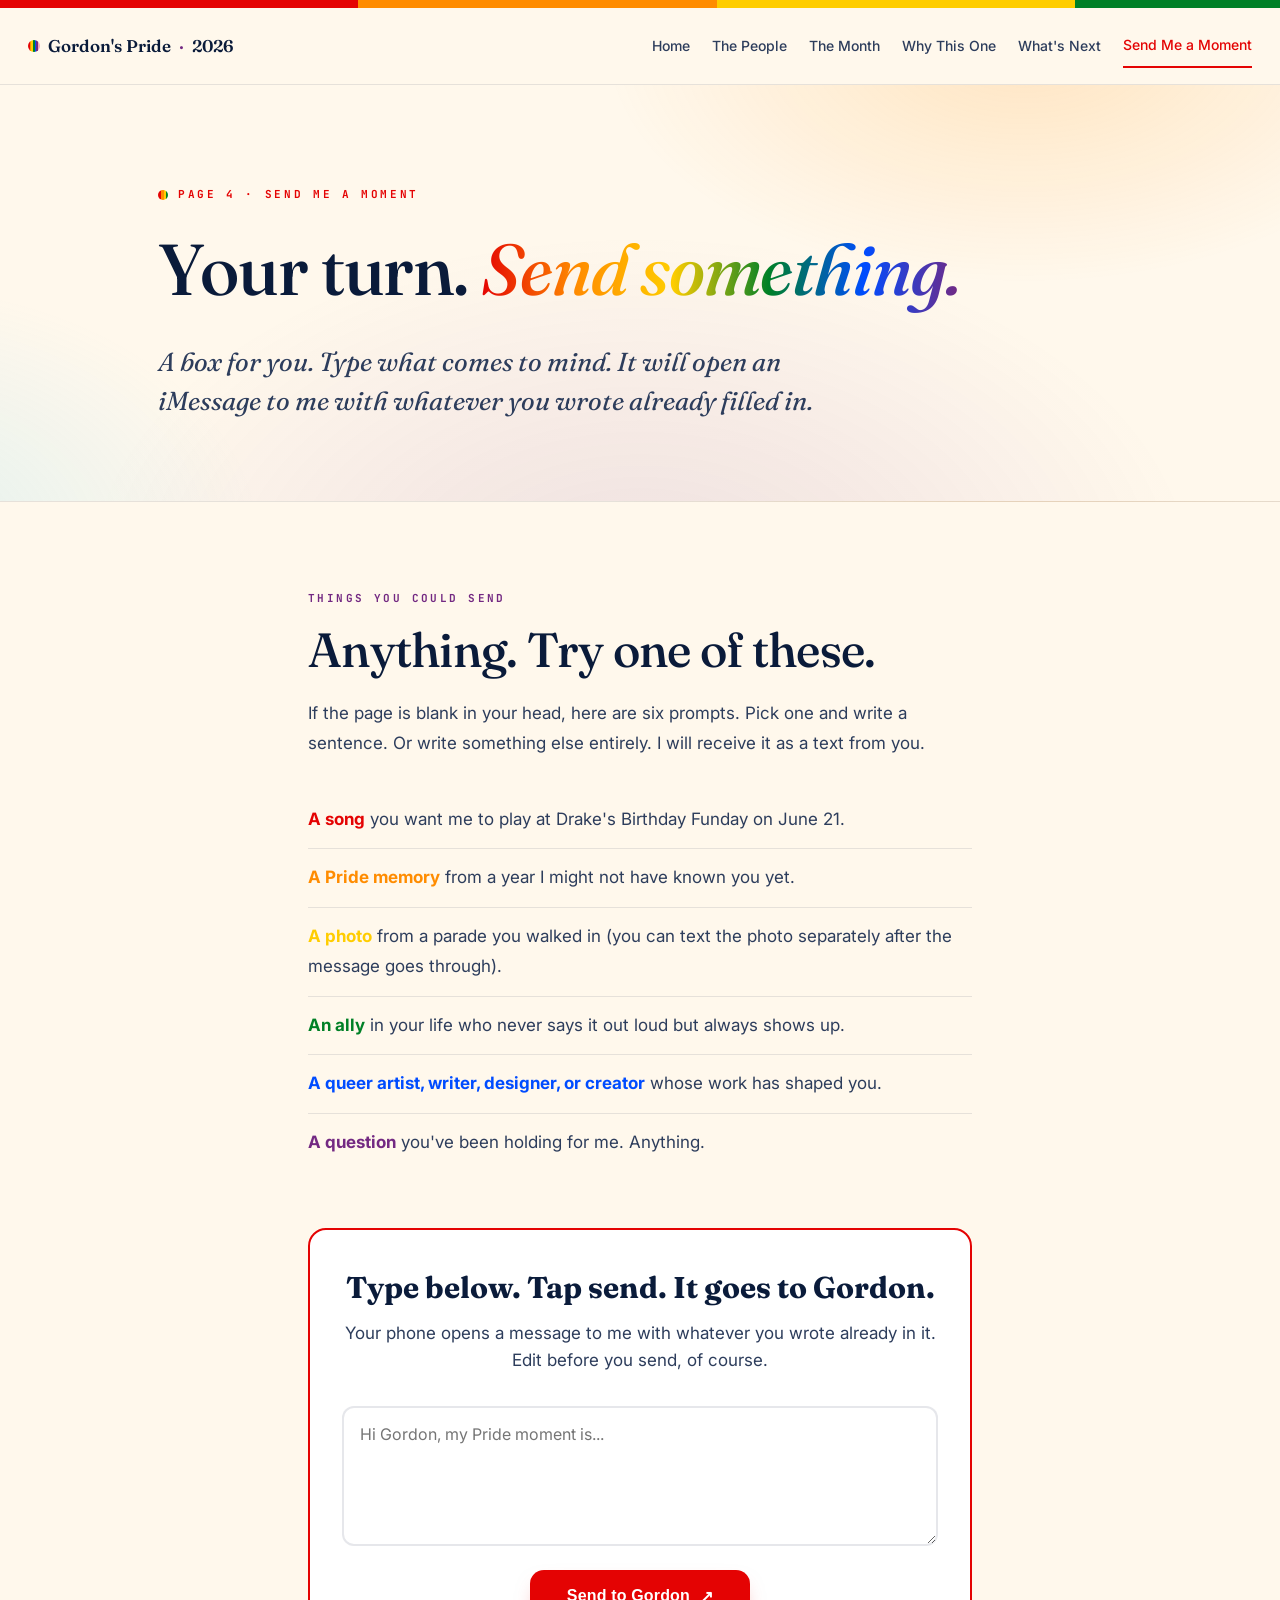
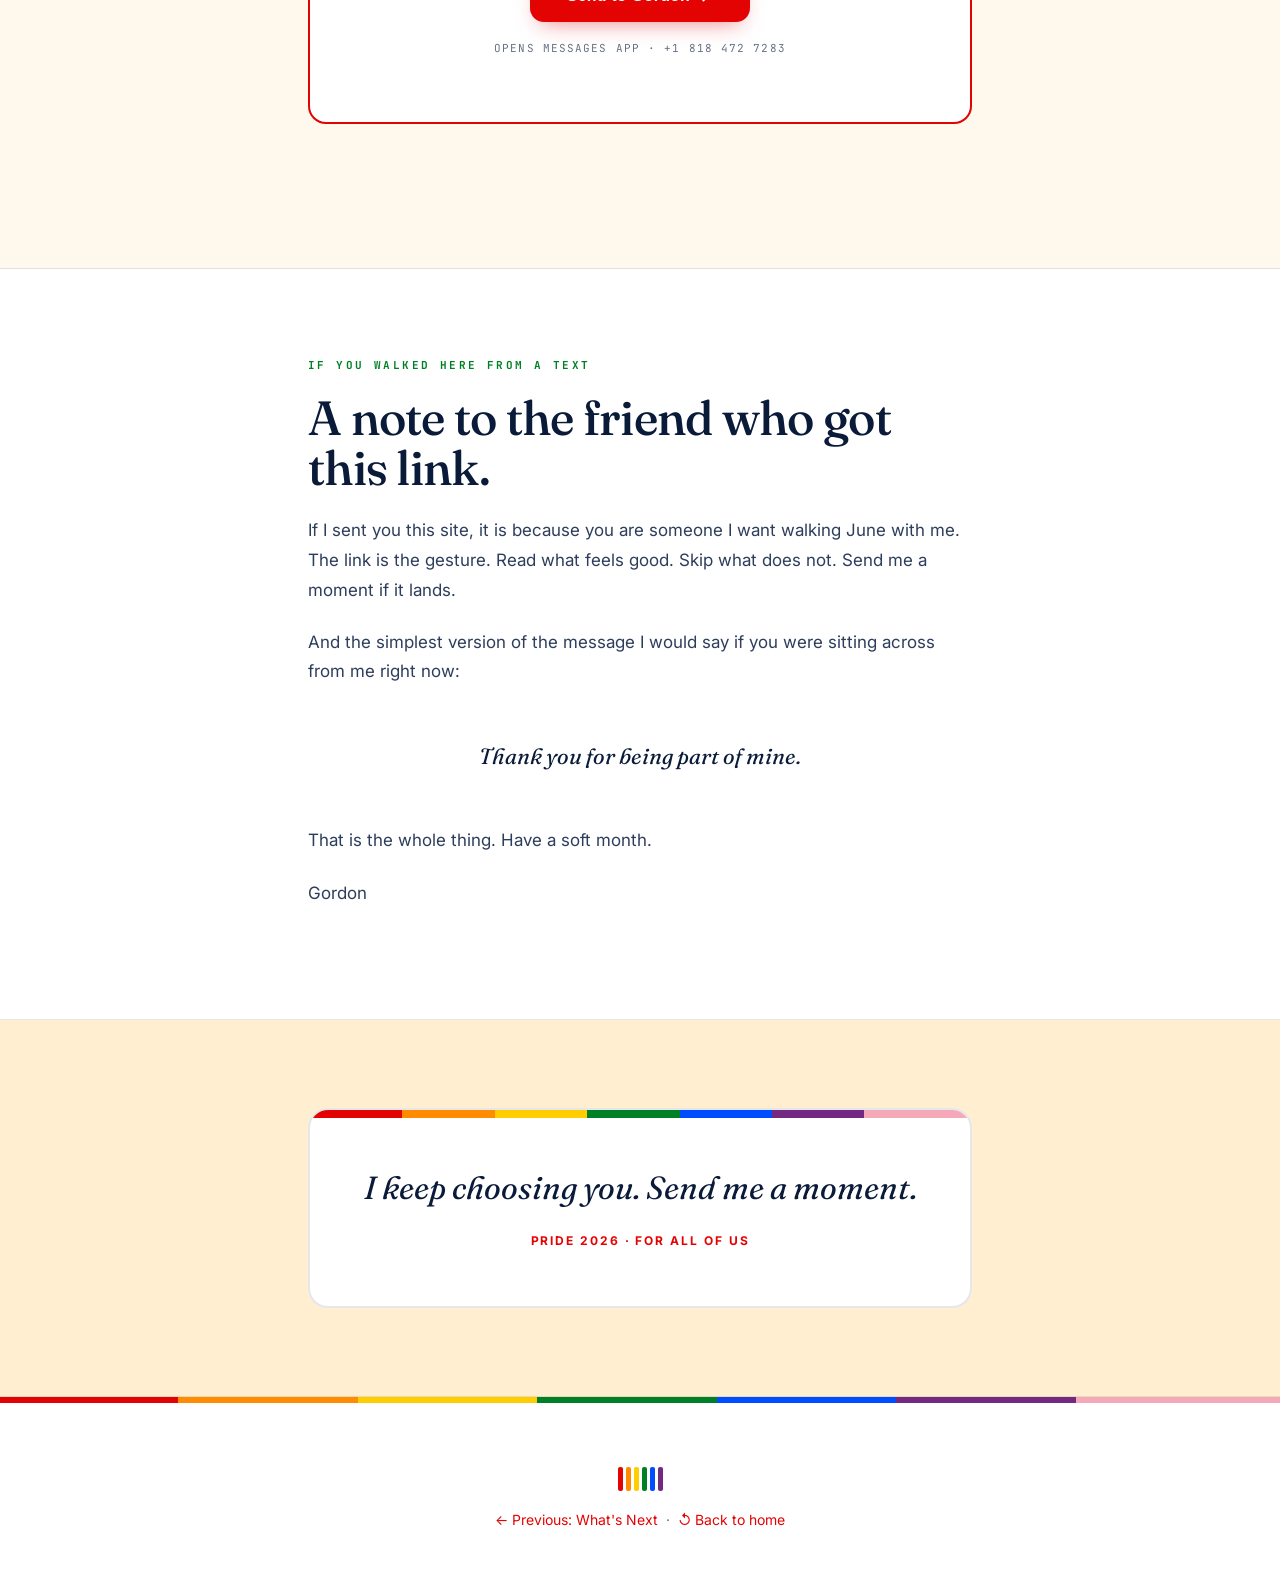
<file: share.html>
<!doctype html>
<html lang="en">
<head>
<meta charset="utf-8" />
<meta name="viewport" content="width=device-width,initial-scale=1,viewport-fit=cover" />
<meta name="theme-color" content="#FFF8EC" />
<title>Send Me a Moment · Pride 2026 · Gordon's Month</title>
<meta name="description" content="A box for you. Your Pride memory, a photo, a song you want me to play. It opens an iMessage to me." />
<link rel="preconnect" href="https://fonts.googleapis.com" />
<link rel="preconnect" href="https://fonts.gstatic.com" crossorigin />
<link rel="stylesheet" href="https://fonts.googleapis.com/css2?family=Fraunces:opsz,wght,SOFT@9..144,300..900,0..100&family=Inter:wght@400;500;600;700;800;900&family=JetBrains+Mono:wght@400;500;700&display=swap" />
<link rel="stylesheet" href="styles.css" />
<meta property="og:type" content="website" />
<meta property="og:site_name" content="Pride 2026 · Gordon's Month" />
<meta property="og:title" content="Send Me a Moment · Pride 2026 · Gordon's Month" />
<meta property="og:description" content="A box for you. Send Gordon a Pride memory, a photo, a song, anything." />
<meta property="og:url" content="https://gordonusc.github.io/gordon-pride-2026/share.html" />
<meta name="twitter:card" content="summary" />
</head>
<body>

<div class="rainbow-bar" aria-hidden="true"></div>

<header class="nav">
  <a href="index.html" class="nav__brand"><span class="dot" aria-hidden="true"></span> Gordon's Pride <span style="color: var(--purple);">·</span> 2026</a>
  <nav class="nav__menu" aria-label="Primary">
    <a href="index.html">Home</a>
    <a href="people.html">The People</a>
    <a href="june.html">The Month</a>
    <a href="why.html">Why This One</a>
    <a href="july.html">What's Next</a>
    <a href="share.html" aria-current="page">Send Me a Moment</a>
  </nav>
</header>

<main>

<section class="hero">
  <div class="container">
    <div class="hero__kicker">Page 4 · Send Me a Moment</div>
    <h1 class="display display--xl">Your turn. <span class="gradient-text italic">Send something.</span></h1>
    <p class="hero__sub">A box for you. Type what comes to mind. It will open an iMessage to me with whatever you wrote already filled in.</p>
  </div>
</section>

<section class="section theme-purple">
  <div class="container container--narrow">
    <div class="section__kicker">Things you could send</div>
    <h2 class="display display--l section__title">Anything. Try one of these.</h2>

    <div class="prose">
      <p>If the page is blank in your head, here are six prompts. Pick one and write a sentence. Or write something else entirely. I will receive it as a text from you.</p>

      <ul style="list-style: none; padding: 0; margin: 32px 0;">
        <li style="padding: 14px 0; border-bottom: 1px solid var(--hair);"><strong style="color: var(--red);">A song</strong> you want me to play at Drake's Birthday Funday on June 21.</li>
        <li style="padding: 14px 0; border-bottom: 1px solid var(--hair);"><strong style="color: var(--orange);">A Pride memory</strong> from a year I might not have known you yet.</li>
        <li style="padding: 14px 0; border-bottom: 1px solid var(--hair);"><strong style="color: var(--yellow);">A photo</strong> from a parade you walked in (you can text the photo separately after the message goes through).</li>
        <li style="padding: 14px 0; border-bottom: 1px solid var(--hair);"><strong style="color: var(--green);">An ally</strong> in your life who never says it out loud but always shows up.</li>
        <li style="padding: 14px 0; border-bottom: 1px solid var(--hair);"><strong style="color: var(--blue);">A queer artist, writer, designer, or creator</strong> whose work has shaped you.</li>
        <li style="padding: 14px 0;"><strong style="color: var(--purple);">A question</strong> you've been holding for me. Anything.</li>
      </ul>
    </div>

    <div class="cta" style="--swatch: var(--red);">
      <h3>Type below. Tap send. It goes to Gordon.</h3>
      <p>Your phone opens a message to me with whatever you wrote already in it. Edit before you send, of course.</p>

      <form id="ask-form" action="#" onsubmit="return sendMoment(event);">
        <label for="msg" style="position:absolute;left:-9999px;">Your message</label>
        <textarea id="msg" name="msg" placeholder="Hi Gordon, my Pride moment is..."></textarea>
        <button type="submit" class="cta__btn" aria-label="Send to Gordon">
          Send to Gordon <span aria-hidden="true">↗</span>
        </button>
      </form>
      <p style="margin-top: 18px; font-family: var(--f-mono); font-size: 11px; letter-spacing: 0.1em; text-transform: uppercase; color: var(--ink-3);">Opens Messages app · +1 818 472 7283</p>
    </div>
  </div>
</section>

<section class="section section--bg2 theme-green">
  <div class="container container--narrow">
    <div class="section__kicker">If you walked here from a text</div>
    <h2 class="display display--l section__title">A note to the friend who got this link.</h2>

    <div class="prose">
      <p>If I sent you this site, it is because you are someone I want walking June with me. The link is the gesture. Read what feels good. Skip what does not. Send me a moment if it lands.</p>

      <p>And the simplest version of the message I would say if you were sitting across from me right now:</p>

      <p style="font-family: var(--f-display); font-style: italic; font-size: 1.375rem; color: var(--ink); text-align: center; padding: 28px 0;">Thank you for being part of mine.</p>

      <p>That is the whole thing. Have a soft month.</p>

      <p style="margin-top: 24px;">Gordon</p>
    </div>
  </div>
</section>

<section class="section section--bg3 theme-pink">
  <div class="container container--narrow">

    <div class="keystone" style="margin: 0 auto;">
      I keep choosing you. Send me a moment.
      <span class="keystone__attr">Pride 2026 · For All of Us</span>
    </div>

  </div>
</section>

</main>

<footer>
  <div class="container">
    <p><span class="stripes" aria-hidden="true"><span class="s1"></span><span class="s2"></span><span class="s3"></span><span class="s4"></span><span class="s5"></span><span class="s6"></span></span></p>
    <p style="margin-top: 18px;"><a href="july.html">← Previous: What's Next</a> &nbsp;·&nbsp; <a href="index.html">↺ Back to home</a></p>
  </div>
</footer>

<script>
function sendMoment(e) {
  e.preventDefault();
  var msg = document.getElementById('msg').value.trim();
  var prefix = "Hi Gordon, sending you a Pride moment: ";
  var body = msg.length ? (prefix + msg) : "Hi Gordon, I am sending you a Pride moment, will tell you in a sec.";
  var url = "sms:+18184727283?&body=" + encodeURIComponent(body);
  window.location.href = url;
  return false;
}
</script>

</body>
</html>
</file>
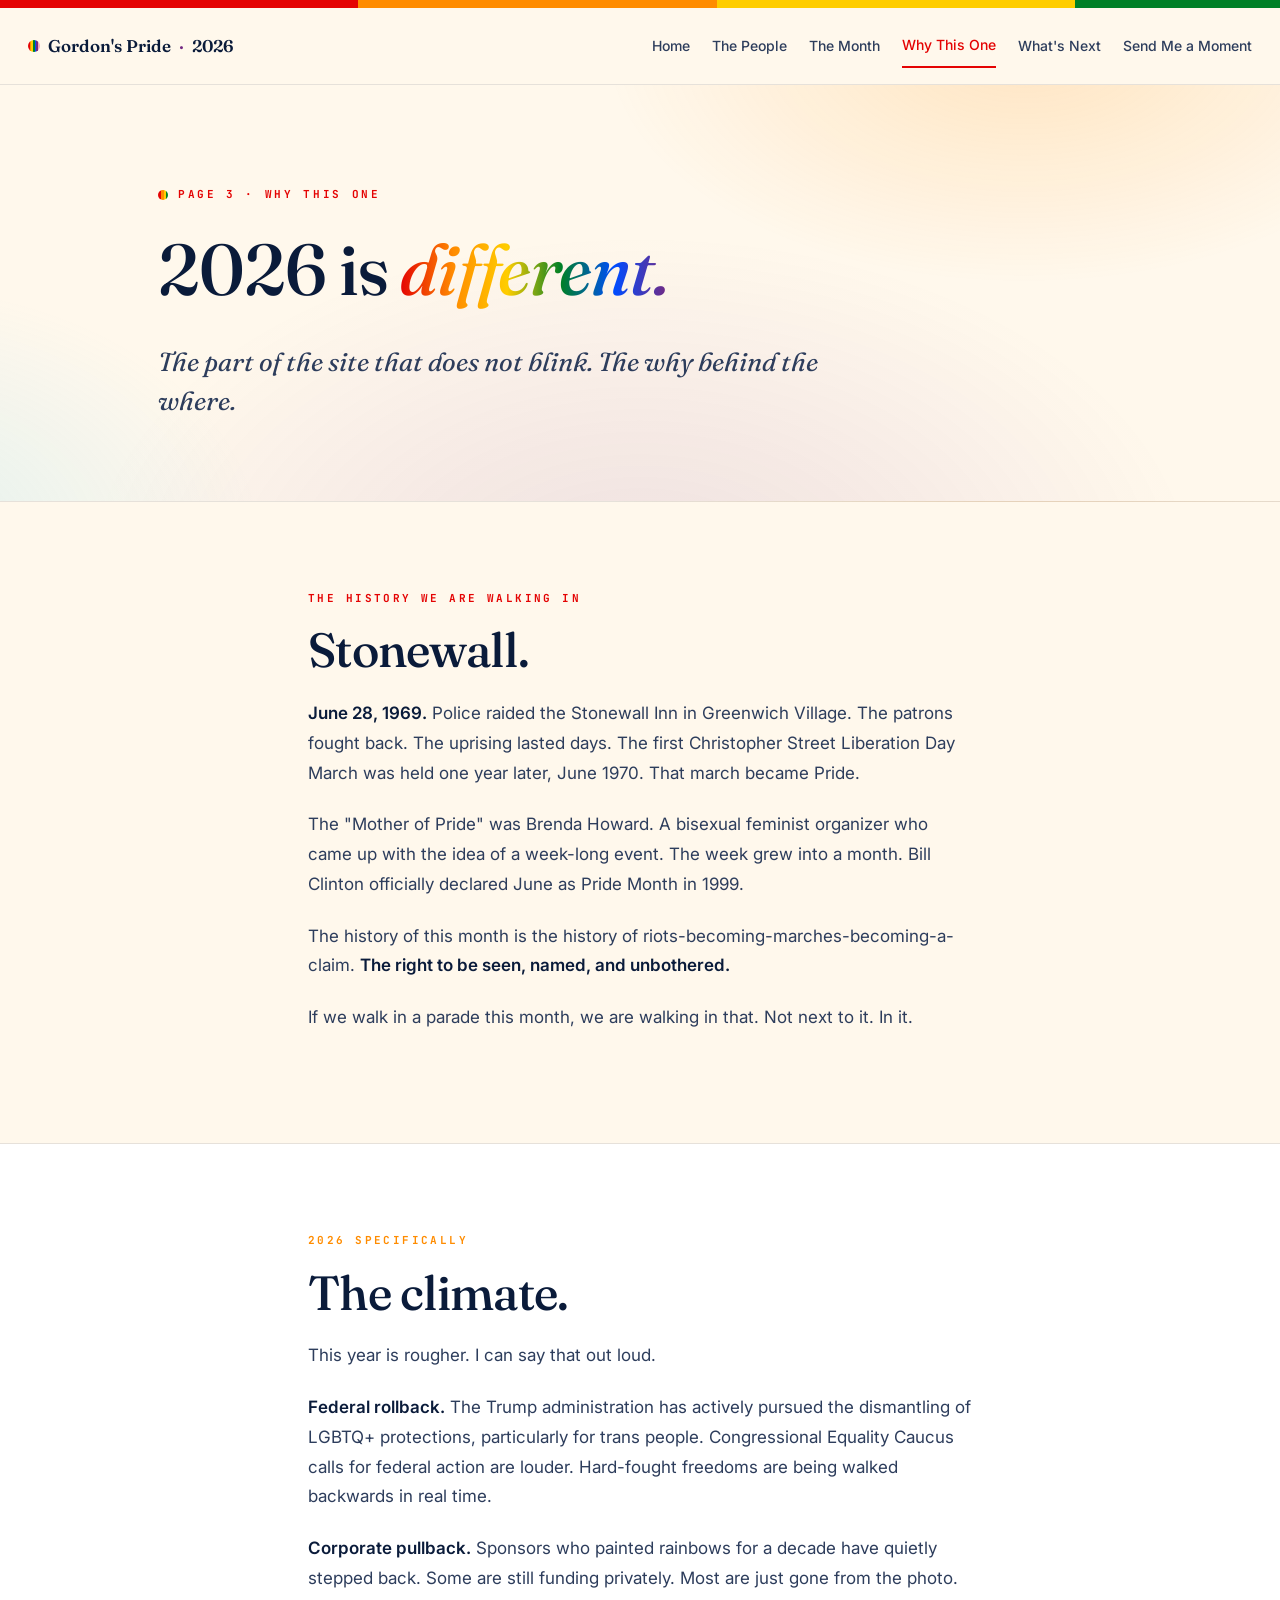
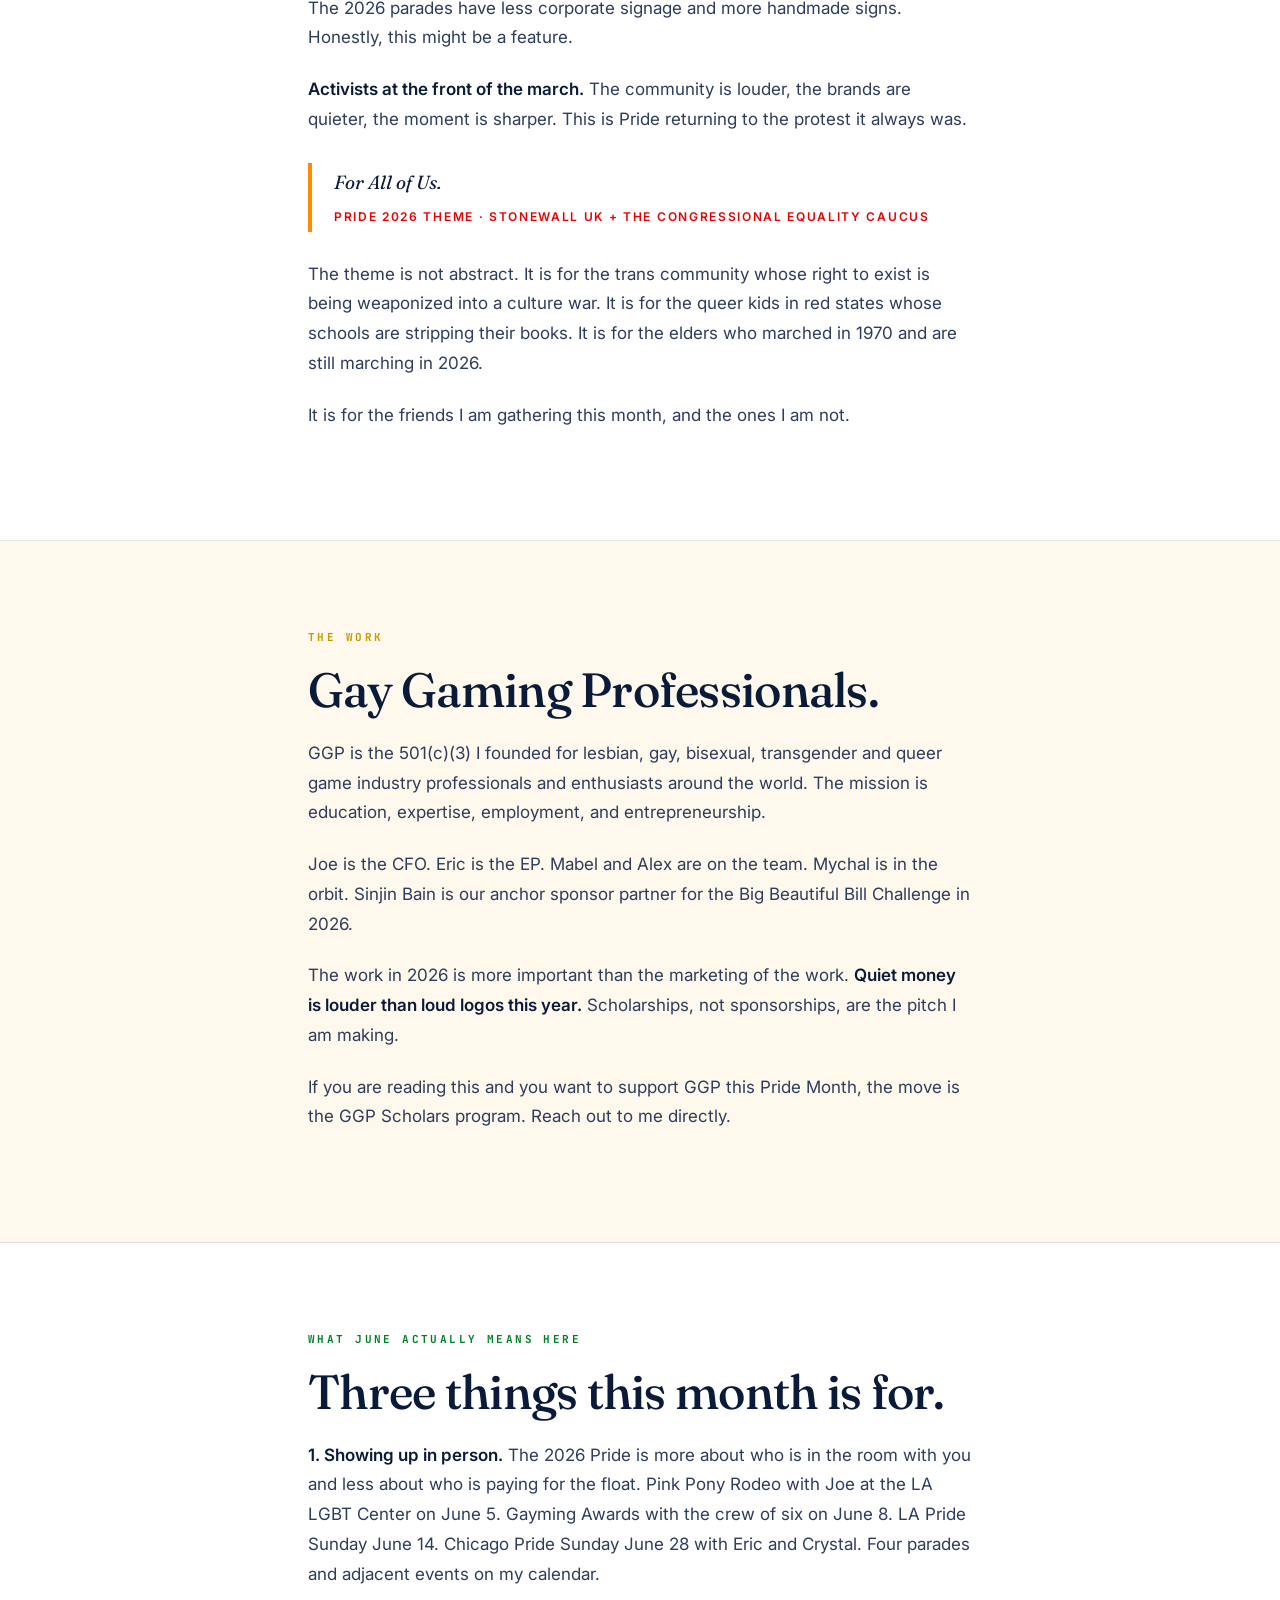
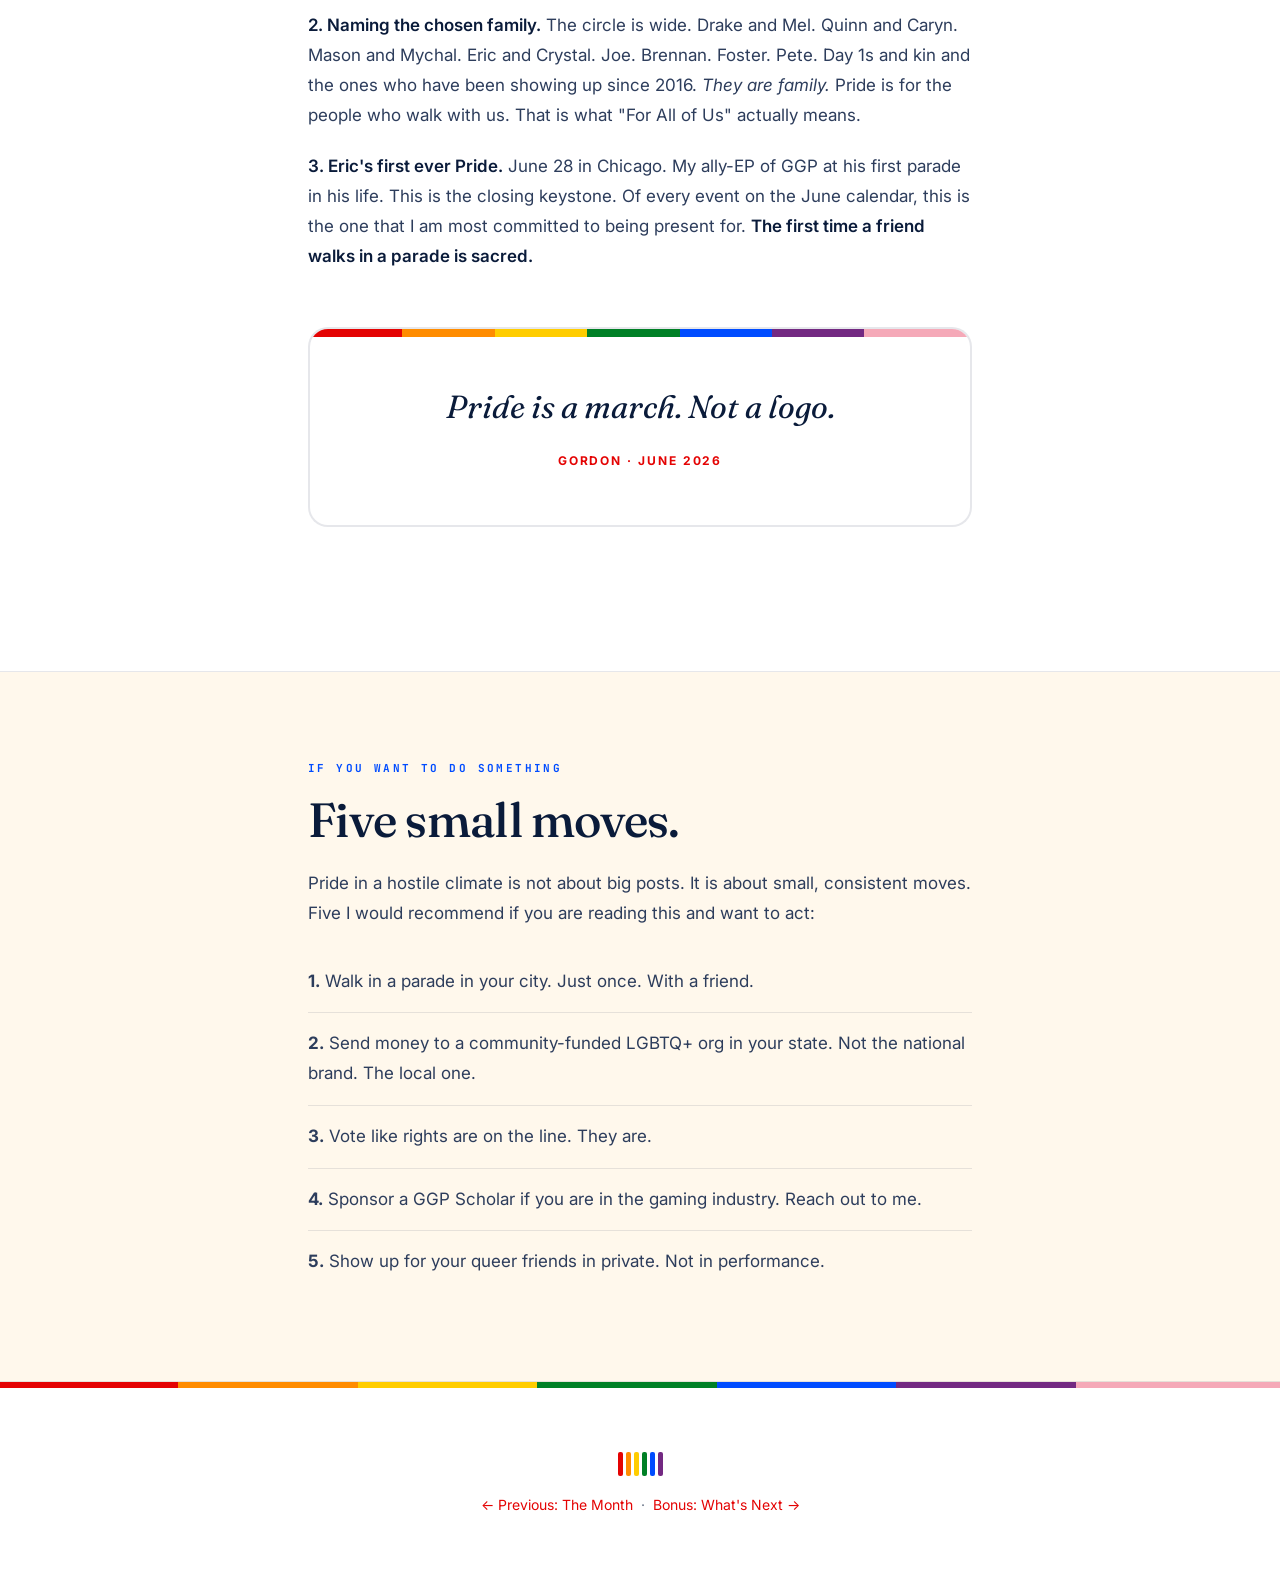
<file: why.html>
<!doctype html>
<html lang="en">
<head>
<meta charset="utf-8" />
<meta name="viewport" content="width=device-width,initial-scale=1,viewport-fit=cover" />
<meta name="theme-color" content="#FFF8EC" />
<title>Why This One · Pride 2026 · Gordon's Month</title>
<meta name="description" content="The political climate, the For All of Us theme, the work of Gay Gaming Professionals, why Pride 2026 lands differently." />
<link rel="preconnect" href="https://fonts.googleapis.com" />
<link rel="preconnect" href="https://fonts.gstatic.com" crossorigin />
<link rel="stylesheet" href="https://fonts.googleapis.com/css2?family=Fraunces:opsz,wght,SOFT@9..144,300..900,0..100&family=Inter:wght@400;500;600;700;800;900&family=JetBrains+Mono:wght@400;500;700&display=swap" />
<link rel="stylesheet" href="styles.css" />
<meta property="og:type" content="website" />
<meta property="og:site_name" content="Pride 2026 · Gordon's Month" />
<meta property="og:title" content="Why This One · Pride 2026 · Gordon's Month" />
<meta property="og:description" content="The political climate, the For All of Us theme, the work, the why." />
<meta property="og:url" content="https://gordonusc.github.io/gordon-pride-2026/why.html" />
<meta name="twitter:card" content="summary" />
</head>
<body>

<div class="rainbow-bar" aria-hidden="true"></div>

<header class="nav">
  <a href="index.html" class="nav__brand"><span class="dot" aria-hidden="true"></span> Gordon's Pride <span style="color: var(--purple);">·</span> 2026</a>
  <nav class="nav__menu" aria-label="Primary">
    <a href="index.html">Home</a>
    <a href="people.html">The People</a>
    <a href="june.html">The Month</a>
    <a href="why.html" aria-current="page">Why This One</a>
    <a href="july.html">What's Next</a>
    <a href="share.html">Send Me a Moment</a>
  </nav>
</header>

<main>

<section class="hero">
  <div class="container">
    <div class="hero__kicker">Page 3 · Why This One</div>
    <h1 class="display display--xl">2026 is <span class="gradient-text italic">different.</span></h1>
    <p class="hero__sub">The part of the site that does not blink. The why behind the where.</p>
  </div>
</section>

<section class="section theme-red">
  <div class="container container--narrow">
    <div class="section__kicker">The history we are walking in</div>
    <h2 class="display display--l section__title">Stonewall.</h2>

    <div class="prose">
      <p><strong>June 28, 1969.</strong> Police raided the Stonewall Inn in Greenwich Village. The patrons fought back. The uprising lasted days. The first Christopher Street Liberation Day March was held one year later, June 1970. That march became Pride.</p>

      <p>The "Mother of Pride" was Brenda Howard. A bisexual feminist organizer who came up with the idea of a week-long event. The week grew into a month. Bill Clinton officially declared June as Pride Month in 1999.</p>

      <p>The history of this month is the history of riots-becoming-marches-becoming-a-claim. <strong>The right to be seen, named, and unbothered.</strong></p>

      <p>If we walk in a parade this month, we are walking in that. Not next to it. In it.</p>
    </div>
  </div>
</section>

<section class="section section--bg2 theme-orange">
  <div class="container container--narrow">
    <div class="section__kicker">2026 specifically</div>
    <h2 class="display display--l section__title">The climate.</h2>

    <div class="prose">
      <p>This year is rougher. I can say that out loud.</p>

      <p><strong>Federal rollback.</strong> The Trump administration has actively pursued the dismantling of LGBTQ+ protections, particularly for trans people. Congressional Equality Caucus calls for federal action are louder. Hard-fought freedoms are being walked backwards in real time.</p>

      <p><strong>Corporate pullback.</strong> Sponsors who painted rainbows for a decade have quietly stepped back. Some are still funding privately. Most are just gone from the photo. The 2026 parades have less corporate signage and more handmade signs. Honestly, this might be a feature.</p>

      <p><strong>Activists at the front of the march.</strong> The community is louder, the brands are quieter, the moment is sharper. This is Pride returning to the protest it always was.</p>

      <blockquote>
        For All of Us.
        <cite>Pride 2026 theme · Stonewall UK + the Congressional Equality Caucus</cite>
      </blockquote>

      <p>The theme is not abstract. It is for the trans community whose right to exist is being weaponized into a culture war. It is for the queer kids in red states whose schools are stripping their books. It is for the elders who marched in 1970 and are still marching in 2026.</p>

      <p>It is for the friends I am gathering this month, and the ones I am not.</p>
    </div>
  </div>
</section>

<section class="section theme-yellow">
  <div class="container container--narrow">
    <div class="section__kicker">The work</div>
    <h2 class="display display--l section__title">Gay Gaming Professionals.</h2>

    <div class="prose">
      <p>GGP is the 501(c)(3) I founded for lesbian, gay, bisexual, transgender and queer game industry professionals and enthusiasts around the world. The mission is education, expertise, employment, and entrepreneurship.</p>

      <p>Joe is the CFO. Eric is the EP. Mabel and Alex are on the team. Mychal is in the orbit. Sinjin Bain is our anchor sponsor partner for the Big Beautiful Bill Challenge in 2026.</p>

      <p>The work in 2026 is more important than the marketing of the work. <strong>Quiet money is louder than loud logos this year.</strong> Scholarships, not sponsorships, are the pitch I am making.</p>

      <p>If you are reading this and you want to support GGP this Pride Month, the move is the GGP Scholars program. Reach out to me directly.</p>
    </div>
  </div>
</section>

<section class="section section--bg2 theme-green">
  <div class="container container--narrow">
    <div class="section__kicker">What June actually means here</div>
    <h2 class="display display--l section__title">Three things this month is for.</h2>

    <div class="prose">

      <p><strong>1. Showing up in person.</strong> The 2026 Pride is more about who is in the room with you and less about who is paying for the float. Pink Pony Rodeo with Joe at the LA LGBT Center on June 5. Gayming Awards with the crew of six on June 8. LA Pride Sunday June 14. Chicago Pride Sunday June 28 with Eric and Crystal. Four parades and adjacent events on my calendar.</p>

      <p><strong>2. Naming the chosen family.</strong> The circle is wide. Drake and Mel. Quinn and Caryn. Mason and Mychal. Eric and Crystal. Joe. Brennan. Foster. Pete. Day 1s and kin and the ones who have been showing up since 2016. <em>They are family.</em> Pride is for the people who walk with us. That is what "For All of Us" actually means.</p>

      <p><strong>3. Eric's first ever Pride.</strong> June 28 in Chicago. My ally-EP of GGP at his first parade in his life. This is the closing keystone. Of every event on the June calendar, this is the one that I am most committed to being present for. <strong>The first time a friend walks in a parade is sacred.</strong></p>

    </div>

    <div class="keystone">
      Pride is a march. Not a logo.
      <span class="keystone__attr">Gordon · June 2026</span>
    </div>
  </div>
</section>

<section class="section theme-blue">
  <div class="container container--narrow">
    <div class="section__kicker">If you want to do something</div>
    <h2 class="display display--l section__title">Five small moves.</h2>

    <div class="prose">

      <p>Pride in a hostile climate is not about big posts. It is about small, consistent moves. Five I would recommend if you are reading this and want to act:</p>

      <ul style="list-style: none; padding: 0;">
        <li style="padding: 16px 0; border-bottom: 1px solid var(--hair);"><strong>1.</strong> Walk in a parade in your city. Just once. With a friend.</li>
        <li style="padding: 16px 0; border-bottom: 1px solid var(--hair);"><strong>2.</strong> Send money to a community-funded LGBTQ+ org in your state. Not the national brand. The local one.</li>
        <li style="padding: 16px 0; border-bottom: 1px solid var(--hair);"><strong>3.</strong> Vote like rights are on the line. They are.</li>
        <li style="padding: 16px 0; border-bottom: 1px solid var(--hair);"><strong>4.</strong> Sponsor a GGP Scholar if you are in the gaming industry. Reach out to me.</li>
        <li style="padding: 16px 0;"><strong>5.</strong> Show up for your queer friends in private. Not in performance.</li>
      </ul>

    </div>
  </div>
</section>

</main>

<footer>
  <div class="container">
    <p><span class="stripes" aria-hidden="true"><span class="s1"></span><span class="s2"></span><span class="s3"></span><span class="s4"></span><span class="s5"></span><span class="s6"></span></span></p>
    <p style="margin-top: 18px;"><a href="june.html">← Previous: The Month</a> &nbsp;·&nbsp; <a href="july.html">Bonus: What's Next →</a></p>
  </div>
</footer>

</body>
</html>
</file>
<file: styles.css>
:root {
  /* Progress Pride palette */
  --red: #E40303;
  --orange: #FF8C00;
  --yellow: #FFCD00;
  --green: #008026;
  --blue: #004CFF;
  --purple: #732982;
  --brown: #784F17;
  --black: #0A0A0A;
  --trans-blue: #5BCEFA;
  --trans-pink: #F5A9B8;
  --trans-white: #FFFFFF;

  --bg: #FFF8EC;
  --bg-2: #FFFFFF;
  --bg-3: #FFEFD0;
  --ink: #0A1B3A;
  --ink-2: #2D3D5C;
  --ink-3: rgba(10, 27, 58, 0.62);
  --hair: rgba(10, 27, 58, 0.10);

  --f-display: 'Fraunces', 'Iowan Old Style', Georgia, serif;
  --f-body: 'Inter', -apple-system, BlinkMacSystemFont, Helvetica, Arial, sans-serif;
  --f-mono: 'JetBrains Mono', ui-monospace, 'SF Mono', Menlo, monospace;

  --ease: cubic-bezier(.16, 1, .3, 1);

  --rainbow: linear-gradient(90deg,
    var(--red) 0%, var(--red) 14%,
    var(--orange) 14%, var(--orange) 28%,
    var(--yellow) 28%, var(--yellow) 42%,
    var(--green) 42%, var(--green) 56%,
    var(--blue) 56%, var(--blue) 70%,
    var(--purple) 70%, var(--purple) 84%,
    var(--trans-pink) 84%, var(--trans-pink) 100%);

  --rainbow-soft: linear-gradient(90deg,
    rgba(228, 3, 3, 0.85) 0%,
    rgba(255, 140, 0, 0.85) 16%,
    rgba(255, 205, 0, 0.85) 32%,
    rgba(0, 128, 38, 0.85) 48%,
    rgba(0, 76, 255, 0.85) 64%,
    rgba(115, 41, 130, 0.85) 80%,
    rgba(245, 169, 184, 0.85) 100%);
}

* { box-sizing: border-box; margin: 0; padding: 0; }
html { scroll-behavior: smooth; -webkit-text-size-adjust: 100%; }
body {
  background: var(--bg);
  color: var(--ink);
  font-family: var(--f-body);
  line-height: 1.6;
  -webkit-font-smoothing: antialiased;
  overflow-x: hidden;
  font-size: 17px;
}
img, svg { max-width: 100%; height: auto; }

.container { max-width: 1020px; margin: 0 auto; padding: 0 28px; padding-left: max(28px, env(safe-area-inset-left)); padding-right: max(28px, env(safe-area-inset-right)); }
.container--narrow { max-width: 720px; }

.display { font-family: var(--f-display); font-weight: 500; line-height: 1.04; letter-spacing: -0.015em; }
.display--xxl { font-size: clamp(2.75rem, 9vw, 6.5rem); }
.display--xl { font-size: clamp(2rem, 6.5vw, 4.5rem); }
.display--l { font-size: clamp(1.625rem, 4.5vw, 3rem); }
.italic { font-style: italic; }
.serif { font-family: var(--f-display); }

a { color: var(--blue); text-decoration: none; transition: color .12s var(--ease); border-bottom: 2px solid transparent; }
a:hover { color: var(--purple); border-bottom-color: var(--purple); }

/* Rainbow bar at top of every page */
.rainbow-bar {
  height: 8px;
  background: var(--rainbow);
  background-size: 200% 100%;
  animation: rainbow-slide 18s linear infinite;
}
@keyframes rainbow-slide {
  0% { background-position: 0% 0; }
  100% { background-position: 200% 0; }
}

/* Nav */
.nav {
  position: sticky; top: 8px; z-index: 50;
  background: rgba(255, 248, 236, 0.92);
  backdrop-filter: blur(14px); -webkit-backdrop-filter: blur(14px);
  border-bottom: 1px solid var(--hair);
  padding: 16px 28px;
  padding-left: max(28px, env(safe-area-inset-left));
  padding-right: max(28px, env(safe-area-inset-right));
  display: flex; align-items: center; justify-content: space-between; gap: 16px;
  flex-wrap: nowrap;
}
.nav__brand {
  font-family: var(--f-display); font-weight: 600; font-size: 1.0625rem;
  color: var(--ink); white-space: nowrap;
  display: inline-flex; align-items: center; gap: 8px;
  border-bottom: none;
}
.nav__brand:hover { border-bottom: none; }
.nav__brand .dot {
  width: 12px; height: 12px; border-radius: 50%;
  background: var(--rainbow);
  display: inline-block;
}
.nav__menu {
  display: flex; gap: 22px; font-size: 0.875rem; flex-wrap: nowrap;
  overflow-x: auto; -webkit-overflow-scrolling: touch; scrollbar-width: none;
}
.nav__menu::-webkit-scrollbar { display: none; }
.nav__menu a {
  color: var(--ink-2); white-space: nowrap; min-height: 44px;
  display: inline-flex; align-items: center; padding: 4px 0;
  border-bottom: none; font-weight: 500;
}
.nav__menu a:hover { color: var(--red); }
.nav__menu a[aria-current="page"] { color: var(--red); border-bottom: 2px solid var(--red); }

/* Hero */
.hero {
  padding: 96px 0 80px;
  position: relative;
  border-bottom: 1px solid var(--hair);
  background:
    radial-gradient(700px 400px at 80% -10%, rgba(255, 140, 0, 0.18), transparent 60%),
    radial-gradient(600px 400px at -10% 110%, rgba(91, 206, 250, 0.18), transparent 65%),
    radial-gradient(800px 500px at 50% 120%, rgba(115, 41, 130, 0.12), transparent 70%),
    var(--bg);
}
.hero__kicker {
  color: var(--red); font-family: var(--f-mono); font-size: 11px;
  letter-spacing: 0.24em; text-transform: uppercase; font-weight: 700;
  margin-bottom: 28px;
  display: inline-flex; align-items: center; gap: 10px;
}
.hero__kicker::before {
  content: ""; width: 10px; height: 10px; border-radius: 50%;
  background: var(--rainbow); background-size: 200% 100%;
  animation: rainbow-slide 8s linear infinite;
}
.hero__sub {
  font-family: var(--f-display); font-style: italic;
  font-size: clamp(1.125rem, 2.6vw, 1.625rem);
  color: var(--ink-2); max-width: 720px; line-height: 1.5;
  margin-top: 36px;
}
.hero__date {
  margin-top: 36px; color: var(--purple); font-size: 0.9375rem;
  letter-spacing: 0.18em; text-transform: uppercase; font-weight: 700;
  font-family: var(--f-mono);
}

/* The "For All of Us" gradient text */
.gradient-text {
  background: linear-gradient(90deg, var(--red), var(--orange), var(--yellow), var(--green), var(--blue), var(--purple));
  -webkit-background-clip: text;
  background-clip: text;
  color: transparent;
  -webkit-text-fill-color: transparent;
  display: inline;
}

/* Sections */
.section {
  padding: 88px 0;
  border-bottom: 1px solid var(--hair);
}
.section--bg2 { background: var(--bg-2); }
.section--bg3 { background: var(--bg-3); }
.section__kicker {
  font-family: var(--f-mono); font-size: 11px;
  letter-spacing: 0.22em; text-transform: uppercase; font-weight: 700;
  margin-bottom: 18px;
}
.section__title { margin-bottom: 24px; }
.section__lede {
  font-family: var(--f-display); font-style: italic; font-size: 1.25rem;
  color: var(--ink-2); max-width: 680px; margin-bottom: 48px; line-height: 1.55;
}

/* Color theming per section */
.theme-red .section__kicker { color: var(--red); }
.theme-orange .section__kicker { color: var(--orange); }
.theme-yellow .section__kicker { color: #C99A00; }
.theme-green .section__kicker { color: var(--green); }
.theme-blue .section__kicker { color: var(--blue); }
.theme-purple .section__kicker { color: var(--purple); }
.theme-pink .section__kicker { color: #D34666; }

/* Prose */
.prose { font-size: 1.0625rem; color: var(--ink-2); line-height: 1.75; }
.prose p { margin-bottom: 22px; }
.prose p strong { color: var(--ink); font-weight: 600; }
.prose blockquote {
  border-left: 4px solid var(--orange);
  padding: 6px 0 6px 22px; margin: 28px 0;
  font-family: var(--f-display); font-style: italic; font-size: 1.1875rem;
  color: var(--ink); line-height: 1.45;
}
.prose blockquote cite {
  display: block; font-family: var(--f-body); font-style: normal;
  font-size: 0.75rem; color: var(--red); margin-top: 12px;
  letter-spacing: 0.14em; text-transform: uppercase; font-weight: 600;
}

/* Event cards */
.event-grid {
  display: grid; grid-template-columns: repeat(auto-fit, minmax(280px, 1fr));
  gap: 22px; margin-top: 36px;
}
.event-card {
  background: var(--bg-2);
  border: 1px solid var(--hair);
  border-radius: 16px;
  padding: 28px 26px;
  position: relative;
  transition: transform .18s var(--ease), box-shadow .18s var(--ease);
  overflow: hidden;
}
.event-card::before {
  content: "";
  position: absolute; top: 0; left: 0; right: 0;
  height: 6px;
  background: var(--swatch, var(--red));
}
.event-card:hover {
  transform: translateY(-3px);
  box-shadow: 0 18px 40px -22px rgba(10, 27, 58, 0.22);
}
.event-card__date {
  font-family: var(--f-mono); font-size: 11px;
  letter-spacing: 0.18em; text-transform: uppercase; font-weight: 700;
  color: var(--swatch, var(--red));
  margin-bottom: 10px;
}
.event-card__title {
  font-family: var(--f-display); font-size: 1.375rem; line-height: 1.18;
  color: var(--ink); margin-bottom: 14px;
}
.event-card__body { color: var(--ink-2); font-size: 0.9375rem; line-height: 1.6; }
.event-card__crew {
  margin-top: 16px; padding-top: 14px;
  border-top: 1px dashed var(--hair);
  font-size: 0.8125rem; color: var(--ink-3);
  font-family: var(--f-mono); text-transform: uppercase; letter-spacing: 0.10em;
}

/* Person cards (the people) */
.people-grid {
  display: grid; grid-template-columns: repeat(auto-fit, minmax(260px, 1fr));
  gap: 22px; margin-top: 36px;
}
.person-card {
  background: var(--bg-2);
  border: 2px solid var(--swatch, var(--red));
  border-radius: 16px;
  padding: 28px 24px;
  position: relative;
  overflow: hidden;
}
.person-card__role {
  font-family: var(--f-mono); font-size: 11px;
  letter-spacing: 0.18em; text-transform: uppercase; font-weight: 700;
  color: var(--swatch, var(--red));
  margin-bottom: 10px;
}
.person-card__name {
  font-family: var(--f-display); font-size: 1.5rem; line-height: 1.15;
  color: var(--ink); margin-bottom: 12px;
}
.person-card__body { color: var(--ink-2); font-size: 0.9375rem; line-height: 1.6; }

/* Keystone block */
.keystone {
  background: var(--bg-2);
  border: 2px solid var(--hair);
  border-radius: 20px;
  padding: 56px 32px;
  text-align: center;
  font-family: var(--f-display); font-style: italic;
  font-size: clamp(1.375rem, 3.5vw, 2rem);
  line-height: 1.35; color: var(--ink);
  margin: 56px auto;
  max-width: 720px;
  position: relative;
  overflow: hidden;
}
.keystone::before {
  content: ""; position: absolute; top: 0; left: 0; right: 0; height: 8px;
  background: var(--rainbow);
}
.keystone__attr {
  display: block; margin-top: 24px;
  font-family: var(--f-body); font-style: normal;
  font-size: 0.75rem; color: var(--red);
  letter-spacing: 0.16em; text-transform: uppercase; font-weight: 700;
}

/* Timeline */
.timeline {
  position: relative; padding-left: 40px; margin: 48px 0;
}
.timeline::before {
  content: ""; position: absolute; left: 10px; top: 0; bottom: 0;
  width: 4px; border-radius: 2px;
  background: var(--rainbow);
}
.timeline__entry {
  position: relative; margin-bottom: 44px;
}
.timeline__entry::before {
  content: ""; position: absolute; left: -36px; top: 6px;
  width: 18px; height: 18px;
  border-radius: 50%;
  background: var(--swatch, var(--red));
  border: 3px solid var(--bg);
  box-shadow: 0 0 0 3px var(--swatch, var(--red));
}
.timeline__date {
  font-family: var(--f-mono); font-size: 11px;
  letter-spacing: 0.18em; text-transform: uppercase; font-weight: 700;
  color: var(--swatch, var(--red));
  margin-bottom: 8px;
}
.timeline__title {
  font-family: var(--f-display); font-size: 1.5rem; line-height: 1.2;
  color: var(--ink); margin-bottom: 10px;
}
.timeline__body { color: var(--ink-2); font-size: 0.9375rem; line-height: 1.65; }

/* CTA */
.cta {
  background: var(--bg-2);
  border: 2px solid var(--swatch, var(--red));
  border-radius: 18px;
  padding: 40px 32px;
  margin: 56px 0;
  text-align: center;
}
.cta h3 {
  font-family: var(--f-display); font-size: clamp(1.375rem, 3vw, 1.875rem);
  color: var(--ink); margin-bottom: 14px; line-height: 1.2;
}
.cta p { color: var(--ink-2); margin-bottom: 24px; }
.cta__btn {
  display: inline-flex; align-items: center; justify-content: center;
  gap: 10px; min-width: 220px; min-height: 52px;
  padding: 14px 30px;
  background: var(--swatch, var(--red));
  color: #FFFFFF;
  font-weight: 700; font-size: 1rem; letter-spacing: 0.01em;
  border-radius: 14px;
  border: 0; cursor: pointer; text-decoration: none;
  box-shadow: 0 10px 22px -10px rgba(228, 3, 3, 0.5);
  transition: transform .12s var(--ease), background .12s var(--ease);
  border-bottom: none;
}
.cta__btn:hover { transform: translateY(-2px); border-bottom: none; }
.cta__btn:active { transform: translateY(1px); }

/* Pull-quote rotator on home */
.quote-rotator {
  margin: 48px auto; max-width: 720px;
  background: var(--bg-2);
  border-radius: 20px;
  padding: 36px 28px;
  text-align: center;
  position: relative;
  overflow: hidden;
}
.quote-rotator::before {
  content: ""; position: absolute; inset: 0;
  background: var(--rainbow);
  opacity: 0.08;
  pointer-events: none;
}
.quote-rotator__quote {
  font-family: var(--f-display); font-style: italic;
  font-size: clamp(1.125rem, 2.5vw, 1.5rem); line-height: 1.4;
  color: var(--ink);
  position: relative;
}
.quote-rotator__attr {
  margin-top: 16px;
  font-family: var(--f-mono); font-size: 11px;
  letter-spacing: 0.18em; text-transform: uppercase; font-weight: 700;
  color: var(--purple);
  position: relative;
}

/* Stripes accent */
.stripes {
  display: inline-flex; gap: 3px; margin: 0 6px; vertical-align: middle;
}
.stripes span {
  display: inline-block; width: 5px; height: 24px; border-radius: 2px;
}
.stripes .s1 { background: var(--red); }
.stripes .s2 { background: var(--orange); }
.stripes .s3 { background: var(--yellow); }
.stripes .s4 { background: var(--green); }
.stripes .s5 { background: var(--blue); }
.stripes .s6 { background: var(--purple); }

/* Footer */
footer {
  padding: 64px 0;
  padding-bottom: max(64px, calc(64px + env(safe-area-inset-bottom)));
  text-align: center;
  color: var(--ink-3);
  font-size: 0.875rem;
  background: var(--bg-2);
  border-top: 6px solid transparent;
  border-image: var(--rainbow) 1;
}
footer a { color: var(--red); border-bottom: 2px solid transparent; }
footer a:hover { border-bottom-color: var(--red); }

/* SECRET link · highly visible bonus to july */
.secret-wrap {
  padding: 48px 0;
  background:
    repeating-linear-gradient(
      135deg,
      rgba(228,3,3,0.04) 0 16px,
      rgba(255,140,0,0.04) 16px 32px,
      rgba(255,205,0,0.04) 32px 48px,
      rgba(0,128,38,0.04) 48px 64px,
      rgba(0,76,255,0.04) 64px 80px,
      rgba(115,41,130,0.04) 80px 96px
    ),
    var(--bg-2);
  border-top: 1px solid var(--hair);
  border-bottom: 1px solid var(--hair);
  position: relative;
  overflow: hidden;
}
.secret-link {
  display: block;
  max-width: 540px;
  margin: 0 auto;
  padding: 36px 28px;
  background: var(--bg);
  border: 4px solid transparent;
  background-clip: padding-box;
  border-radius: 22px;
  text-align: center;
  position: relative;
  transform: rotate(-1.5deg);
  transition: transform .25s var(--ease), box-shadow .25s var(--ease);
  box-shadow: 0 12px 32px -16px rgba(10,27,58,0.30);
  text-decoration: none;
  color: var(--ink);
  z-index: 1;
}
.secret-link:hover {
  transform: rotate(0.6deg) scale(1.025);
  box-shadow: 0 18px 44px -16px rgba(228,3,3,0.40);
  border: 4px solid transparent;
}
.secret-link:active { transform: rotate(0deg) scale(0.99); }
.secret-link::before {
  content: "";
  position: absolute;
  inset: -4px;
  z-index: -1;
  border-radius: inherit;
  background: var(--rainbow);
  background-size: 220% 100%;
  animation: rainbow-slide 7s linear infinite;
}
.secret-link__chip {
  display: inline-block;
  background: var(--ink);
  color: var(--bg);
  font-family: var(--f-mono);
  font-size: 10px;
  letter-spacing: 0.30em;
  text-transform: uppercase;
  font-weight: 700;
  padding: 7px 14px;
  border-radius: 999px;
  margin-bottom: 18px;
}
.secret-link__chip::before { content: "🤫 "; letter-spacing: 0; }
.secret-link__title {
  font-family: var(--f-display);
  font-size: clamp(1.375rem, 3vw, 1.875rem);
  line-height: 1.15;
  color: var(--ink);
  margin-bottom: 14px;
}
.secret-link__body {
  color: var(--ink-2);
  font-size: 1rem;
  line-height: 1.55;
  margin-bottom: 18px;
}
.secret-link__arrow {
  display: inline-block;
  font-family: var(--f-mono);
  font-weight: 700;
  letter-spacing: 0.14em;
  text-transform: uppercase;
  font-size: 0.8125rem;
  color: var(--red);
  border-bottom: 2px solid var(--red);
  padding-bottom: 2px;
}
.secret-link__wink {
  position: absolute;
  top: 12px; right: 18px;
  font-size: 1.5rem;
  opacity: 0.85;
}

/* Small in-content secret callout for non-home pages */
.secret-inline {
  display: inline-flex; align-items: center; gap: 10px;
  background: var(--bg-2);
  border: 2px solid var(--rule, var(--hair));
  border-radius: 999px;
  padding: 10px 18px;
  font-family: var(--f-mono);
  font-size: 12px;
  letter-spacing: 0.18em;
  text-transform: uppercase;
  font-weight: 700;
  color: var(--ink);
  text-decoration: none;
  border-bottom: 2px solid transparent;
  transition: transform .15s var(--ease), background .15s var(--ease);
  margin: 12px 0;
}
.secret-inline:hover {
  background: var(--bg-3);
  transform: scale(1.03);
  border-bottom: 2px solid transparent;
}
.secret-inline .dot-rainbow {
  display: inline-block; width: 12px; height: 12px; border-radius: 50%;
  background: var(--rainbow); background-size: 200% 100%;
  animation: rainbow-slide 4s linear infinite;
}

@media (max-width: 720px) {
  .secret-link { padding: 28px 20px; max-width: 100%; }
  .secret-link__chip { font-size: 9px; }
  .secret-wrap { padding: 36px 0; }
}

/* Forms */
textarea, input[type="text"] {
  width: 100%; font-family: var(--f-body); font-size: 16px;
  line-height: 1.5; color: var(--ink); background: var(--bg-2);
  border: 2px solid var(--hair); border-radius: 12px;
  padding: 14px 16px; resize: vertical;
  -webkit-appearance: none; appearance: none;
  margin: 0.5rem 0 1rem;
}
textarea { min-height: 140px; }
textarea:focus, input[type="text"]:focus { outline: 3px solid var(--orange); outline-offset: 1px; }

/* Mobile */
@media (max-width: 720px) {
  .hero { padding: 64px 0 56px; }
  .section { padding: 64px 0; }
  .container { padding-left: max(20px, env(safe-area-inset-left)); padding-right: max(20px, env(safe-area-inset-right)); }
  .nav { padding: 12px 18px; gap: 14px; top: 6px; }
  .nav__brand { font-size: 0.9375rem; }
  .nav__menu { gap: 18px; font-size: 0.8125rem; }
  .event-card, .person-card { padding: 22px 20px; }
  .keystone { padding: 40px 22px; }
  .cta { padding: 32px 22px; }
  .timeline { padding-left: 30px; }
  .timeline__entry::before { left: -28px; }
}

@media (max-width: 420px) {
  .display--xxl { font-size: 2.5rem; }
  .display--xl { font-size: 2rem; }
}
</file>
